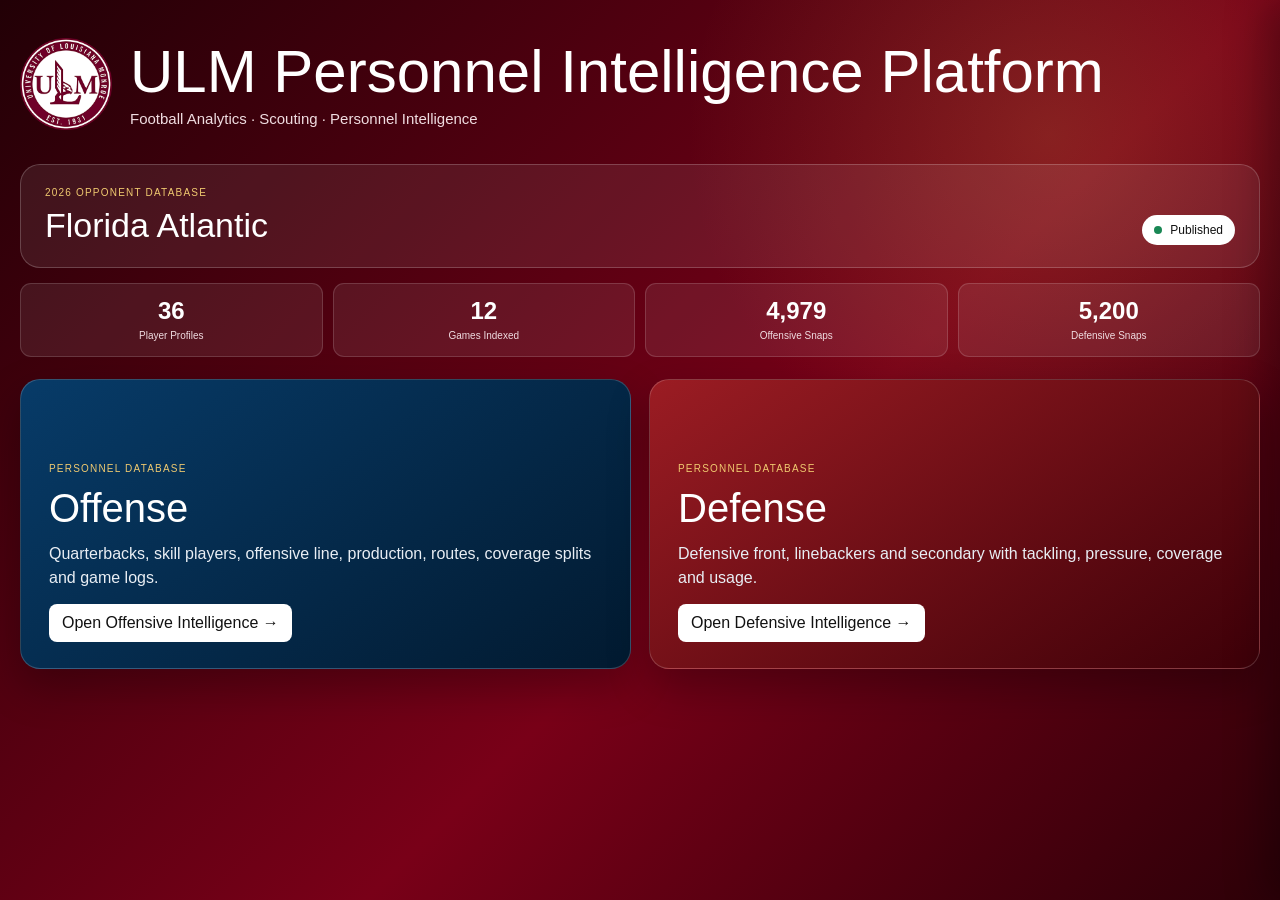
<file: index.html>
<!doctype html><html><head><meta charset="utf-8"><meta name="viewport" content="width=device-width,initial-scale=1"><title>ULM Personnel Intelligence Platform 5.2 Mobile</title><link rel="stylesheet" href="styles.css"></head><body>
<section class="landing" id="landing"><div class="landing-inner"><div class="landing-brand"><img class="landing-logo" src="ulm_logo_official.png"><div><div class="landing-title">ULM Personnel Intelligence Platform</div><div class="landing-sub">Football Analytics · Scouting · Personnel Intelligence</div></div></div><div class="opponent-panel"><div class="overline">2026 Opponent Database</div><div class="opponent-row"><div class="opponent-name">Florida Atlantic</div><div class="status"><span class="status-dot"></span> Published</div></div></div><div class="landing-stats">
      <div class="landing-stat"><strong>36</strong><span>Player Profiles</span></div>
      <div class="landing-stat"><strong>12</strong><span>Games Indexed</span></div>
      <div class="landing-stat"><strong>4,979</strong><span>Offensive Snaps</span></div>
      <div class="landing-stat"><strong>5,200</strong><span>Defensive Snaps</span></div>
    </div><div class="module-grid"><button class="module offense" data-entry="offense"><span class="overline">Personnel Database</span><span class="module-title">Offense</span><span class="module-text">Quarterbacks, skill players, offensive line, production, routes, coverage splits and game logs.</span><span class="module-action">Open Offensive Intelligence →</span></button><button class="module defense" data-entry="defense"><span class="overline">Personnel Database</span><span class="module-title">Defense</span><span class="module-text">Defensive front, linebackers and secondary with tackling, pressure, coverage and usage.</span><span class="module-action">Open Defensive Intelligence →</span></button></div></div></section>
<section class="shell hidden" id="shell"><header class="header"><div class="header-inner"><img class="logo" src="ulm_logo_official.png"><div><div class="brand-title">ULM Personnel Intelligence Platform</div><div class="brand-sub" id="brandSub"></div></div><div class="spacer"></div><button class="mode-btn" id="glossaryBtn">Glossary</button><button class="mode-btn" id="modeBtn"></button></div></header><main class="app"><nav class="nav"><button data-nav="home">Home</button><button data-nav="offense">Offense</button><button data-nav="defense">Defense</button></nav><section class="controls"><input id="search" placeholder="Search players or ask a football question"><select id="team"><option>Florida Atlantic</option></select><select id="group"><option value="">All groups</option></select><select id="sort"><option value="snaps">Sort: snaps</option><option value="overallGrade">Overall grade</option><option value="totalYards">Total yards</option><option value="pressures">Pressures</option></select><button class="ask" id="ask">Ask ULM Analytics</button></section><section class="answer" id="answer"></section><section class="summary" id="summary"></section><div class="section-head"><div><div class="section-title" id="title"></div><div class="section-sub" id="subtitle"></div></div><div class="view-toggle"><button class="active" data-view="cards">Card View</button><button data-view="table">Table View</button></div></div><section class="cards" id="cards"></section><section class="table-wrap" id="tableWrap"></section></main></section>
<div class="shade" id="shade"></div><aside class="drawer" id="drawer"><div class="drawer-bar"><div class="drawer-title" id="drawerTitle"></div><button class="close" id="drawerClose">Close</button></div><div id="drawerBody"></div></aside>
<div class="shade" id="glossaryShade"></div>
<aside class="drawer glossary-drawer" id="glossaryDrawer">
  <div class="drawer-bar">
    <div class="drawer-title">Analytics Glossary</div>
    <button class="close" id="glossaryClose">Close</button>
  </div>
  <div class="glossary-content">
    <input class="glossary-search" id="glossarySearch" placeholder="Search abbreviations or football terms">
    <div class="glossary-list" id="glossaryList"></div>
  </div>
</aside>
<div class="shade" id="compareShade"></div><section class="compare-modal" id="compareModal"><div class="compare-bar"><div class="drawer-title">Compare Players</div><button class="close" id="compareClose">Close</button></div><div class="compare-body" id="compareBody"></div></section>
<script src="data.js"></script><script src="app.js"></script></body></html>
</file>
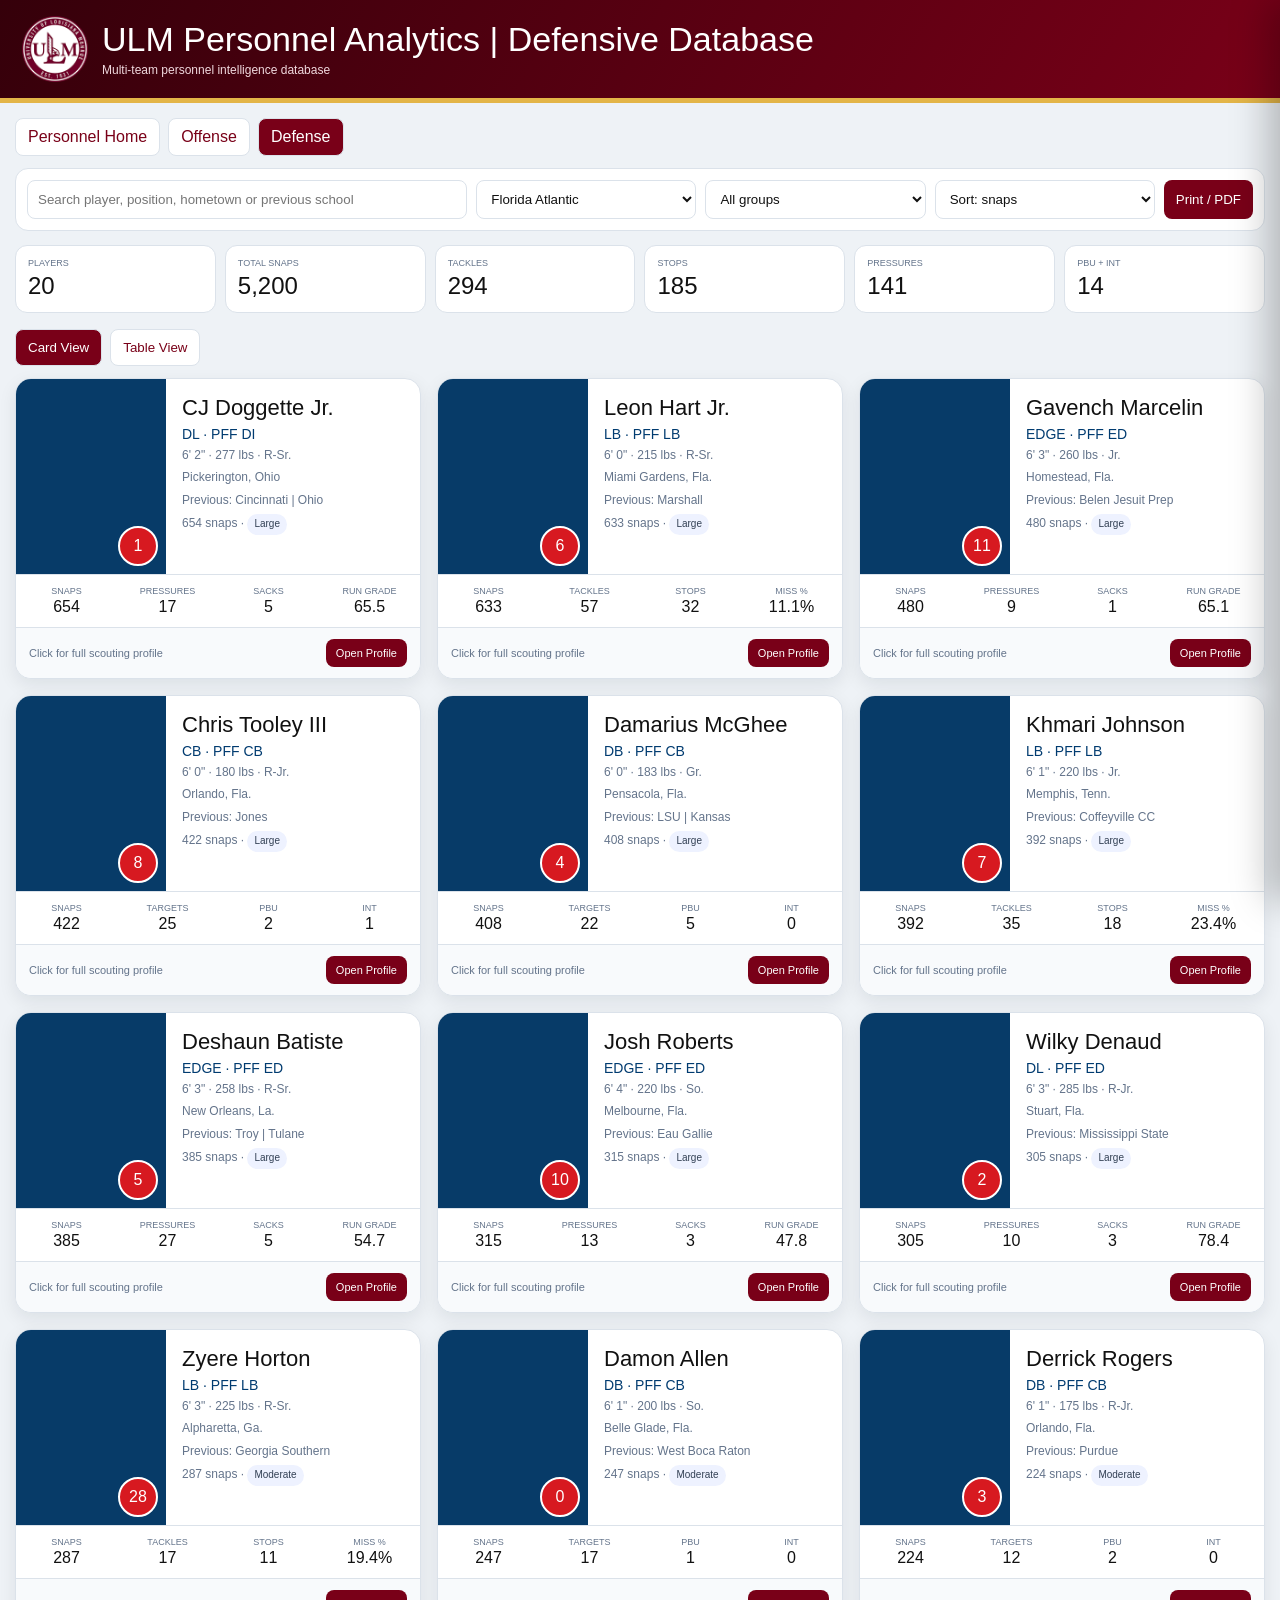
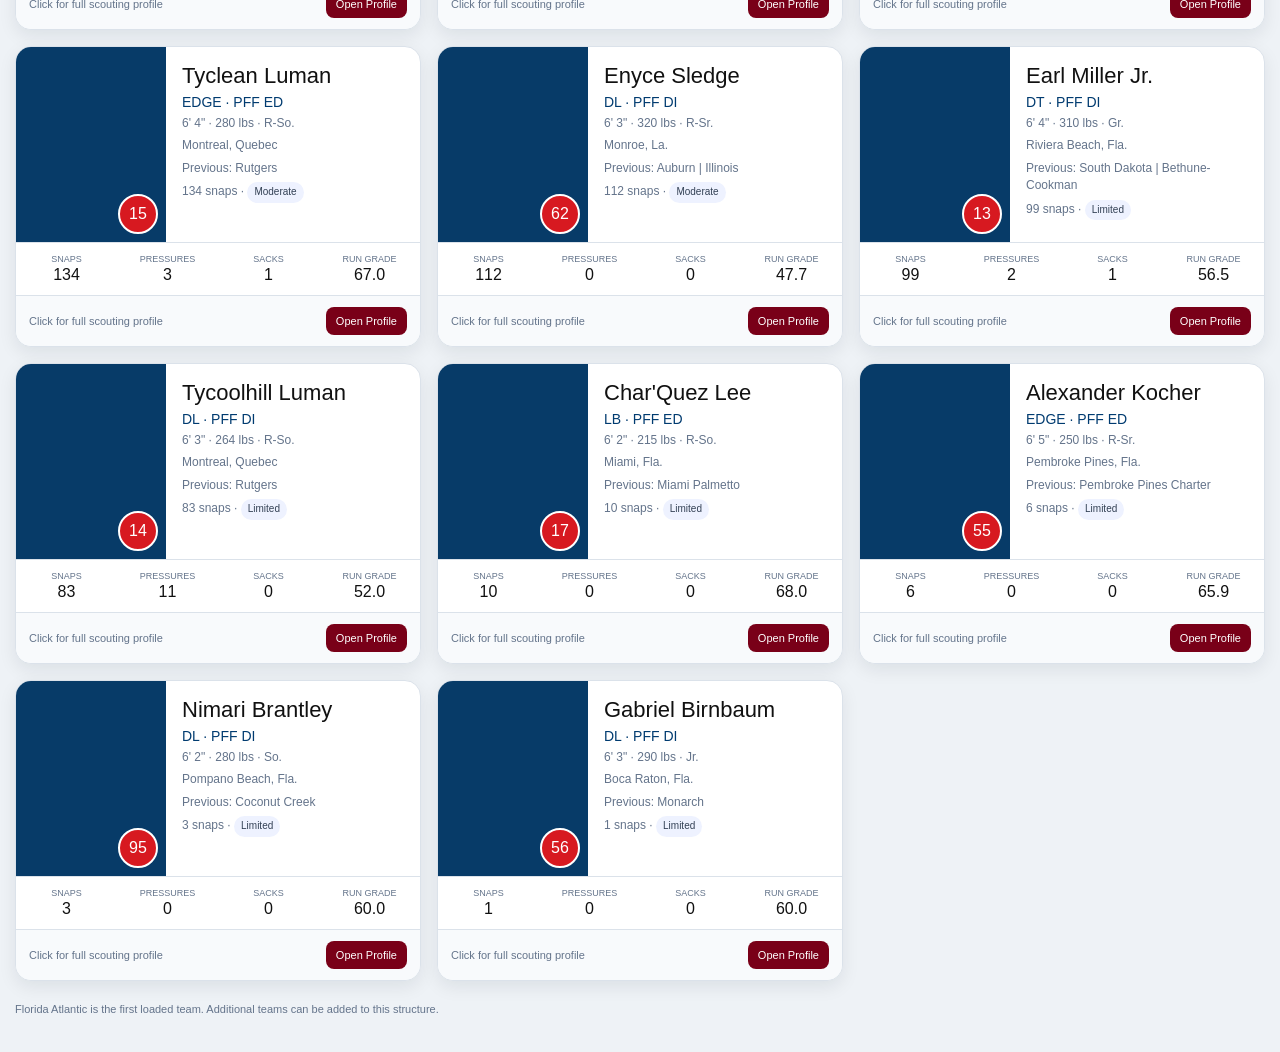
<file: defense.html>
<!doctype html><html><head><meta charset="utf-8"><meta name="viewport" content="width=device-width,initial-scale=1">
<title>ULM Personnel Analytics | Defensive Database</title><style>
:root{--ulm:#790018;--ulmDark:#35000a;--gold:#e3b548;--fau:#003b70;--ink:#111827;--muted:#64748b;--line:#dbe2ea;--bg:#eef2f6}
*{box-sizing:border-box}
body,input,select,button,textarea{font-family:Arial,Helvetica,sans-serif;font-weight:400}
body{margin:0;background:var(--bg);color:var(--ink)}
.header{background:linear-gradient(120deg,var(--ulmDark),var(--ulm));border-bottom:5px solid var(--gold);color:#fff;padding:16px 22px}
.header-inner{max-width:1600px;margin:auto;display:flex;align-items:center;gap:14px}
.logo{width:66px;height:66px;object-fit:contain}
.page-title{font-size:34px;line-height:1.1;color:#fff}
.page-subtitle{font-size:12px;color:#f0d8de;margin-top:5px}
.shell{max-width:1600px;margin:auto;padding:15px}
.nav{display:flex;gap:8px;margin-bottom:12px}
.nav-link{display:block;padding:9px 12px;border:1px solid var(--line);border-radius:8px;background:#fff;color:var(--ulm);text-decoration:none}
.nav-link.active{background:var(--ulm);color:#fff}
.toolbar{display:grid;grid-template-columns:2fr 1fr 1fr 1fr auto;gap:9px;background:#fff;border:1px solid var(--line);border-radius:13px;padding:11px}
input,select{padding:10px;border:1px solid var(--line);border-radius:8px;background:#fff;color:#111}
button{padding:10px 12px;border:0;border-radius:8px;cursor:pointer;color:#111}
.primary{background:var(--ulm);color:#fff}
.summary{display:grid;grid-template-columns:repeat(6,1fr);gap:9px;margin:14px 0}
.metric{background:#fff;border:1px solid var(--line);border-radius:12px;padding:12px}
.metric-label{font-size:9px;text-transform:uppercase;color:var(--muted)}
.metric-value{font-size:24px;color:#111;margin-top:4px}
.view-toggle{display:flex;gap:8px;margin:16px 0 12px}
.view-button{background:#fff;color:var(--ulm);border:1px solid var(--line)}
.view-button.active{background:var(--ulm);color:#fff}
.cards{display:grid;grid-template-columns:repeat(auto-fill,minmax(360px,1fr));gap:16px}
.card{background:#fff;border:1px solid var(--line);border-radius:16px;overflow:hidden;cursor:pointer;box-shadow:0 6px 18px rgba(15,23,42,.08)}
.card:hover{transform:translateY(-2px);box-shadow:0 12px 28px rgba(15,23,42,.14)}
.card-top{display:grid;grid-template-columns:150px 1fr;min-height:195px}
.card-photo{position:relative;background:#073b68;display:grid;place-items:center;color:#fff;overflow:hidden}
.card-photo img{width:100%;height:100%;object-fit:cover}
.initials{font-size:34px;color:#fff}
.jersey{position:absolute;right:8px;bottom:8px;width:40px;height:40px;border-radius:50%;background:#d71920;border:2px solid #fff;color:#fff;display:grid;place-items:center}
.card-info{padding:16px}
.card-name{font-size:22px;color:#111}
.card-pos{font-size:14px;color:#003b70;margin-top:5px}
.card-meta{font-size:12px;color:var(--muted);line-height:1.45;margin-top:5px}
.badge{display:inline-block;padding:3px 7px;border-radius:999px;background:#eef2ff;color:#334155;font-size:10px}
.card-metrics{display:grid;grid-template-columns:repeat(4,1fr);border-top:1px solid var(--line)}
.card-metric{padding:11px 6px;text-align:center;background:#fff}
.card-metric-label{font-size:9px;text-transform:uppercase;color:var(--muted)}
.card-metric-value{font-size:16px;color:#111;margin-top:2px}
.card-footer{display:flex;justify-content:space-between;align-items:center;padding:11px 13px;border-top:1px solid var(--line);background:#f8fafc}
.card-footer-text{font-size:11px;color:var(--muted)}
.open-button{background:var(--ulm);color:#fff;padding:8px 10px;font-size:11px}
.table-wrap{display:none;overflow:auto;background:#fff;border:1px solid var(--line);border-radius:14px}
.table-wrap.active{display:block}
.cards.hidden{display:none}
table{width:100%;border-collapse:collapse;min-width:1200px}
th,td{padding:10px 11px;border-bottom:1px solid #edf0f4;text-align:left;white-space:nowrap}
th{font-size:10px;text-transform:uppercase;color:#475569;background:#f8fafc}
tbody tr{cursor:pointer}
tbody tr:hover{background:#fff8e7}
.table-player-name{color:#111}
.small{font-size:10px;color:var(--muted)}
.drawer-shade{position:fixed;inset:0;background:rgba(0,0,0,.5);display:none;z-index:40}
.drawer-shade.open{display:block}
.drawer{position:fixed;top:0;right:-940px;width:min(940px,96vw);height:100vh;background:#fff;z-index:50;transition:right .22s ease;overflow:auto;box-shadow:-12px 0 35px rgba(0,0,0,.25)}
.drawer.open{right:0}
.drawer-bar{position:sticky;top:0;z-index:5;background:#fff;border-bottom:1px solid var(--line);padding:12px 15px;display:flex;justify-content:space-between;align-items:center}
.drawer-name{font-size:18px;color:#111}
.close-button{background:#e9edf3;color:#111}
.profile-hero{display:grid;grid-template-columns:210px 1fr;min-height:250px}
.profile-photo{position:relative;background:#073b68;display:grid;place-items:center;color:#fff;overflow:hidden}
.profile-photo img{width:100%;height:100%;object-fit:cover}
.profile-info{padding:22px}
.profile-name{font-size:30px;color:#111}
.profile-pos{font-size:16px;color:#003b70;margin-top:5px}
.profile-meta{font-size:13px;color:var(--muted);line-height:1.55;margin-top:7px}
.bio-link{display:inline-block;margin-top:12px;background:#003b70;color:#fff;text-decoration:none;padding:8px 10px;border-radius:7px;font-size:12px}
.tabs{display:flex;overflow:auto;background:#f8fafc;border-top:1px solid var(--line);border-bottom:1px solid var(--line)}
.tab{background:transparent;color:#475569;border-radius:0;border-bottom:3px solid transparent;padding:11px 12px;font-size:11px}
.tab.active{color:var(--ulm);border-bottom-color:var(--ulm)}
.panel{display:none;padding:16px}
.panel.active{display:block}
.stat-grid{display:grid;grid-template-columns:repeat(4,1fr);gap:8px}
.stat{background:#f7f9fb;border:1px solid #e7ebf0;border-radius:9px;padding:9px;text-align:center}
.stat-label{font-size:9px;text-transform:uppercase;color:var(--muted)}
.stat-value{font-size:17px;color:#111;margin-top:2px}
.route-box{background:#fff;border:1px solid #111;border-radius:14px;padding:14px}
.route-title{font-size:18px;color:#111}
.route-subtitle{font-size:11px;color:#444;margin-top:3px}
.route-summary{display:grid;grid-template-columns:repeat(3,1fr);gap:8px;margin:10px 0}
.route-grid{display:grid;grid-template-columns:repeat(5,1fr);gap:10px}
.route-card{background:#fff;border:1px solid #111;border-radius:10px;padding:8px;text-align:center;position:relative}
.route-card svg{width:100%;height:145px;background:#fff}
.route-line{fill:none;stroke:#111;stroke-width:4;stroke-linecap:round;stroke-linejoin:round}
.route-start{fill:#111;stroke:#111;stroke-width:2}
.route-rank{position:absolute;top:5px;left:5px;width:24px;height:24px;border-radius:50%;background:#111;color:#fff;display:grid;place-items:center}
.route-name{font-size:12px;color:#111;margin-top:4px}
.route-share{font-size:10px;color:#444}
.route-note{font-size:10px;color:#666;margin-top:8px}
.notes{width:100%;min-height:160px;border:1px solid var(--line);border-radius:9px;padding:10px}
.saved{font-size:10px;color:#15803d;height:14px;margin-top:3px}
.empty{padding:24px;text-align:center;background:#f8fafc;border:1px dashed #cbd5e1;border-radius:10px;color:var(--muted)}
.footer-note{margin:22px 0;color:var(--muted);font-size:11px}
@media(max-width:900px){
 .toolbar{grid-template-columns:1fr 1fr}
 .toolbar input{grid-column:1/-1}
 .summary{grid-template-columns:repeat(2,1fr)}
 .cards{grid-template-columns:1fr}
 .card-top{grid-template-columns:125px 1fr}
 .profile-hero{grid-template-columns:140px 1fr}
 .route-grid{grid-template-columns:repeat(2,1fr)}
 .stat-grid{grid-template-columns:repeat(2,1fr)}
 .card-metrics{grid-template-columns:repeat(2,1fr)}
}
</style></head><body>
<div class="header"><div class="header-inner"><img class="logo" src="ulm_logo_official.png"><div><div class="page-title">ULM Personnel Analytics | Defensive Database</div><div class="page-subtitle">Multi-team personnel intelligence database</div></div></div></div>
<main class="shell">
<div class="nav"><a class="nav-link" href="index.html">Personnel Home</a><a class="nav-link " href="offense.html">Offense</a><a class="nav-link active" href="defense.html">Defense</a></div>
<div class="toolbar"><input id="search" placeholder="Search player, position, hometown or previous school"><select id="team"><option value="">All Teams</option><option value="Florida Atlantic" selected>Florida Atlantic</option></select><select id="group"><option value="">All groups</option><option value="Defensive Front">Defensive Front</option><option value="Linebacker">Linebacker</option><option value="Secondary">Secondary</option></select><select id="sort"><option value="snaps">Sort: snaps</option><option value="overallGrade">Overall grade</option></select><button class="primary" onclick="window.print()">Print / PDF</button></div>
<div class="summary"><div class="metric"><div class="metric-label">Players</div><div class="metric-value" id="m1"></div></div><div class="metric"><div class="metric-label">Total Snaps</div><div class="metric-value" id="m2"></div></div><div class="metric"><div class="metric-label">Tackles</div><div class="metric-value" id="m3"></div></div><div class="metric"><div class="metric-label">Stops</div><div class="metric-value" id="m4"></div></div><div class="metric"><div class="metric-label">Pressures</div><div class="metric-value" id="m5"></div></div><div class="metric"><div class="metric-label">PBU + INT</div><div class="metric-value" id="m6"></div></div></div>
<div class="view-toggle"><button class="view-button active" id="cardBtn">Card View</button><button class="view-button" id="tableBtn">Table View</button></div>
<div class="cards" id="cards"></div>
<div class="table-wrap" id="tableWrap"><table><thead><tr><th>Player</th><th>Pos</th><th>Snaps</th><th>Grade</th><th>Tackles</th><th>Stops</th><th>Pressures</th><th>Targets</th><th>RTG Allowed</th><th>Sample</th></tr></thead><tbody id="tbody"></tbody></table></div>
<div class="footer-note">Florida Atlantic is the first loaded team. Additional teams can be added to this structure.</div>
</main>
<div class="drawer-shade" id="shade"></div><aside class="drawer" id="drawer"><div class="drawer-bar"><div class="drawer-name" id="drawerName"></div><button class="close-button" onclick="closeDrawer()">Close</button></div><div id="drawerBody"></div></aside>
<script>
const players=[{"id": 164141, "name": "CJ Doggette Jr.", "number": "1", "rosterPos": "DL", "pffPos": "DI", "classYear": "R-Sr.", "height": "6' 2\"", "weight": 277, "hometown": "Pickerington, Ohio", "previous": "Cincinnati | Ohio", "profile": "https://fausports.com/sports/football/roster/cj-doggette-jr/19142", "photo": "https://images.sidearmdev.com/crop?height=480&type=webp&url=https%3A%2F%2Fdxbhsrqyrr690.cloudfront.net%2Fsidearm.nextgen.sites%2Ffausports.com%2Fimages%2F2026%2F4%2F24%2FDoggette_Jr._CJ.jpg&width=320", "snaps": 654, "runSnaps": 311, "rushSnaps": 343, "coverageSnaps": 0, "overallGrade": 64.8, "runGrade": 65.5, "rushGrade": 63.5, "coverageGrade": 52.3, "tackles": 16, "assists": 6, "missed": 3, "sacks": 5, "hits": 1, "hurries": 11, "pressures": 17, "pbu": 0, "ints": 0, "ff": 0, "fr": 0, "tfl": 6, "coverageTargets": 0, "receptions": 0, "completionPct": null, "coverageYards": 0, "coverageTD": 0, "yardsPerReception": null, "firstDownsAllowed": 0, "ratingAllowed": null, "forcedIncompletions": 0, "runStops": 14, "runTackles": 16, "runMissed": 1, "adotTackle": 0.88, "totalStops": 17, "missPct": 10.0, "runMissPct": 4.3, "passMissPct": 28.6, "passStops": 3, "zonePct": null, "manPct": null, "pressPct": null, "manSnaps": 0, "flat": 0, "curlFlat": 0, "hookCurl": 0, "deepQuarter": 0, "deepHalf": 0, "deepThird": 0, "free": 0, "spy": 0, "jam": 0, "contact": 0, "mirror": 0, "redirect": 0, "bail": 0, "pressureRate": 5.0, "yardsPerTarget": null, "sample": "Large", "group": "Defensive Front", "team": "Florida Atlantic", "teamCode": "FAU", "photoCandidates": ["https://images.sidearmdev.com/crop?height=480&type=webp&url=https%3A%2F%2Fdxbhsrqyrr690.cloudfront.net%2Fsidearm.nextgen.sites%2Ffausports.com%2Fimages%2F2026%2F4%2F24%2FDoggette_Jr._CJ.jpg&width=320", "https://images.sidearmdev.com/crop?height=600&type=webp&url=https%3A%2F%2Fdxbhsrqyrr690.cloudfront.net%2Fsidearm.nextgen.sites%2Ffausports.com%2Fimages%2F2026%2F4%2F24%2FJr_CJ.jpg&width=450", "https://images.sidearmdev.com/crop?height=600&type=webp&url=https%3A%2F%2Fdxbhsrqyrr690.cloudfront.net%2Fsidearm.nextgen.sites%2Ffausports.com%2Fimages%2F2026%2F4%2F24%2FCJ_Jr.jpg&width=450", "https://images.sidearmdev.com/crop?height=600&type=webp&url=https%3A%2F%2Fdxbhsrqyrr690.cloudfront.net%2Fsidearm.nextgen.sites%2Ffausports.com%2Fimages%2F2026%2F4%2F24%2FJr_CJ.png&width=450", "https://images.sidearmdev.com/crop?height=600&type=webp&url=https%3A%2F%2Fdxbhsrqyrr690.cloudfront.net%2Fsidearm.nextgen.sites%2Ffausports.com%2Fimages%2F2026%2F4%2F24%2FCJ_Jr.png&width=450"]}, {"id": 156811, "name": "Leon Hart Jr.", "number": "6", "rosterPos": "LB", "pffPos": "LB", "classYear": "R-Sr.", "height": "6' 0\"", "weight": 215, "hometown": "Miami Gardens, Fla.", "previous": "Marshall", "profile": "https://fausports.com/sports/football/roster/leon-hart-jr", "photo": "https://images.sidearmdev.com/crop?height=480&type=webp&url=https%3A%2F%2Fdxbhsrqyrr690.cloudfront.net%2Fsidearm.nextgen.sites%2Ffausports.com%2Fimages%2F2026%2F4%2F24%2FHart_Jr._Leon.jpg&width=320", "snaps": 633, "runSnaps": 318, "rushSnaps": 41, "coverageSnaps": 274, "overallGrade": 53.1, "runGrade": 57.2, "rushGrade": 67.2, "coverageGrade": 44.8, "tackles": 57, "assists": 37, "missed": 12, "sacks": 2, "hits": 0, "hurries": 7, "pressures": 9, "pbu": 1, "ints": 0, "ff": 1, "fr": 0, "tfl": 6, "coverageTargets": 39, "receptions": 28, "completionPct": 71.8, "coverageYards": 297, "coverageTD": 1, "yardsPerReception": 10.6, "firstDownsAllowed": 16, "ratingAllowed": 102.2, "forcedIncompletions": 2, "runStops": 24, "runTackles": 43, "runMissed": 11, "adotTackle": 4.19, "totalStops": 32, "missPct": 11.1, "runMissPct": 13.4, "passMissPct": 3.9, "passStops": 8, "zonePct": 83.2, "manPct": 16.1, "pressPct": 1.8, "manSnaps": 44, "flat": 1, "curlFlat": 39, "hookCurl": 111, "deepQuarter": 0, "deepHalf": 0, "deepThird": 0, "free": 0, "spy": 0, "jam": 1, "contact": 3, "mirror": 1, "redirect": 0, "bail": 0, "pressureRate": 22.0, "yardsPerTarget": 7.6, "sample": "Large", "group": "Linebacker", "team": "Florida Atlantic", "teamCode": "FAU", "photoCandidates": ["https://images.sidearmdev.com/crop?height=480&type=webp&url=https%3A%2F%2Fdxbhsrqyrr690.cloudfront.net%2Fsidearm.nextgen.sites%2Ffausports.com%2Fimages%2F2026%2F4%2F24%2FHart_Jr._Leon.jpg&width=320", "https://images.sidearmdev.com/crop?height=600&type=webp&url=https%3A%2F%2Fdxbhsrqyrr690.cloudfront.net%2Fsidearm.nextgen.sites%2Ffausports.com%2Fimages%2F2026%2F4%2F24%2FJr_Leon.jpg&width=450", "https://images.sidearmdev.com/crop?height=600&type=webp&url=https%3A%2F%2Fdxbhsrqyrr690.cloudfront.net%2Fsidearm.nextgen.sites%2Ffausports.com%2Fimages%2F2026%2F4%2F24%2FLeon_Jr.jpg&width=450", "https://images.sidearmdev.com/crop?height=600&type=webp&url=https%3A%2F%2Fdxbhsrqyrr690.cloudfront.net%2Fsidearm.nextgen.sites%2Ffausports.com%2Fimages%2F2026%2F4%2F24%2FJr_Leon.png&width=450", "https://images.sidearmdev.com/crop?height=600&type=webp&url=https%3A%2F%2Fdxbhsrqyrr690.cloudfront.net%2Fsidearm.nextgen.sites%2Ffausports.com%2Fimages%2F2026%2F4%2F24%2FLeon_Jr.png&width=450"]}, {"id": 183412, "name": "Gavench Marcelin", "number": "11", "rosterPos": "EDGE", "pffPos": "ED", "classYear": "Jr.", "height": "6' 3\"", "weight": 260, "hometown": "Homestead, Fla.", "previous": "Belen Jesuit Prep", "profile": "https://fausports.com/sports/football/roster/gavench-marcelin", "photo": "https://images.sidearmdev.com/crop?height=480&type=webp&url=https%3A%2F%2Fdxbhsrqyrr690.cloudfront.net%2Fsidearm.nextgen.sites%2Ffausports.com%2Fimages%2F2026%2F4%2F24%2FMarcelin_Gavench.jpg&width=320", "snaps": 480, "runSnaps": 277, "rushSnaps": 135, "coverageSnaps": 68, "overallGrade": 62.2, "runGrade": 65.1, "rushGrade": 59.7, "coverageGrade": 55.8, "tackles": 24, "assists": 12, "missed": 4, "sacks": 1, "hits": 2, "hurries": 6, "pressures": 9, "pbu": 0, "ints": 0, "ff": 0, "fr": 1, "tfl": 4, "coverageTargets": 6, "receptions": 5, "completionPct": 83.3, "coverageYards": 50, "coverageTD": 0, "yardsPerReception": 10.0, "firstDownsAllowed": 2, "ratingAllowed": 101.4, "forcedIncompletions": 0, "runStops": 15, "runTackles": 19, "runMissed": 2, "adotTackle": 3.42, "totalStops": 19, "missPct": 9.8, "runMissPct": 6.3, "passMissPct": 22.2, "passStops": 4, "zonePct": 91.2, "manPct": 7.3, "pressPct": 0.0, "manSnaps": 5, "flat": 6, "curlFlat": 33, "hookCurl": 12, "deepQuarter": 0, "deepHalf": 0, "deepThird": 0, "free": 0, "spy": 0, "jam": 0, "contact": 0, "mirror": 0, "redirect": 0, "bail": 0, "pressureRate": 6.7, "yardsPerTarget": 8.3, "sample": "Large", "group": "Defensive Front", "team": "Florida Atlantic", "teamCode": "FAU", "photoCandidates": ["https://images.sidearmdev.com/crop?height=480&type=webp&url=https%3A%2F%2Fdxbhsrqyrr690.cloudfront.net%2Fsidearm.nextgen.sites%2Ffausports.com%2Fimages%2F2026%2F4%2F24%2FMarcelin_Gavench.jpg&width=320", "https://images.sidearmdev.com/crop?height=600&type=webp&url=https%3A%2F%2Fdxbhsrqyrr690.cloudfront.net%2Fsidearm.nextgen.sites%2Ffausports.com%2Fimages%2F2026%2F4%2F24%2FMarcelin_Gavench.jpg&width=450", "https://images.sidearmdev.com/crop?height=600&type=webp&url=https%3A%2F%2Fdxbhsrqyrr690.cloudfront.net%2Fsidearm.nextgen.sites%2Ffausports.com%2Fimages%2F2026%2F4%2F24%2FGavench_Marcelin.jpg&width=450", "https://images.sidearmdev.com/crop?height=600&type=webp&url=https%3A%2F%2Fdxbhsrqyrr690.cloudfront.net%2Fsidearm.nextgen.sites%2Ffausports.com%2Fimages%2F2026%2F4%2F24%2FMarcelin_Gavench.png&width=450", "https://images.sidearmdev.com/crop?height=600&type=webp&url=https%3A%2F%2Fdxbhsrqyrr690.cloudfront.net%2Fsidearm.nextgen.sites%2Ffausports.com%2Fimages%2F2026%2F4%2F24%2FGavench_Marcelin.png&width=450"]}, {"id": 169928, "name": "Chris Tooley III", "number": "8", "rosterPos": "CB", "pffPos": "CB", "classYear": "R-Jr.", "height": "6' 0\"", "weight": 180, "hometown": "Orlando, Fla.", "previous": "Jones", "profile": "https://fausports.com/sports/football/roster/chris-tooley-iii/19218", "photo": "https://images.sidearmdev.com/crop?height=480&type=webp&url=https%3A%2F%2Fdxbhsrqyrr690.cloudfront.net%2Fsidearm.nextgen.sites%2Ffausports.com%2Fimages%2F2026%2F4%2F24%2FTooley_III_Chris.jpg&width=320", "snaps": 422, "runSnaps": 206, "rushSnaps": 12, "coverageSnaps": 204, "overallGrade": 51.2, "runGrade": 61.9, "rushGrade": 48.1, "coverageGrade": 48.2, "tackles": 20, "assists": 7, "missed": 3, "sacks": 0, "hits": 1, "hurries": 3, "pressures": 4, "pbu": 2, "ints": 1, "ff": 0, "fr": 1, "tfl": 0, "coverageTargets": 25, "receptions": 15, "completionPct": 60.0, "coverageYards": 270, "coverageTD": 1, "yardsPerReception": 18.0, "firstDownsAllowed": 12, "ratingAllowed": 93.8, "forcedIncompletions": 3, "runStops": 6, "runTackles": 10, "runMissed": 2, "adotTackle": 4.5, "totalStops": 7, "missPct": 10.0, "runMissPct": 11.8, "passMissPct": 7.7, "passStops": 1, "zonePct": 66.7, "manPct": 32.8, "pressPct": 17.6, "manSnaps": 67, "flat": 13, "curlFlat": 50, "hookCurl": 15, "deepQuarter": 5, "deepHalf": 22, "deepThird": 13, "free": 2, "spy": 0, "jam": 6, "contact": 14, "mirror": 16, "redirect": 0, "bail": 0, "pressureRate": 33.3, "yardsPerTarget": 10.8, "sample": "Large", "group": "Secondary", "team": "Florida Atlantic", "teamCode": "FAU", "photoCandidates": ["https://images.sidearmdev.com/crop?height=480&type=webp&url=https%3A%2F%2Fdxbhsrqyrr690.cloudfront.net%2Fsidearm.nextgen.sites%2Ffausports.com%2Fimages%2F2026%2F4%2F24%2FTooley_III_Chris.jpg&width=320", "https://images.sidearmdev.com/crop?height=600&type=webp&url=https%3A%2F%2Fdxbhsrqyrr690.cloudfront.net%2Fsidearm.nextgen.sites%2Ffausports.com%2Fimages%2F2026%2F4%2F24%2FIII_Chris.jpg&width=450", "https://images.sidearmdev.com/crop?height=600&type=webp&url=https%3A%2F%2Fdxbhsrqyrr690.cloudfront.net%2Fsidearm.nextgen.sites%2Ffausports.com%2Fimages%2F2026%2F4%2F24%2FChris_III.jpg&width=450", "https://images.sidearmdev.com/crop?height=600&type=webp&url=https%3A%2F%2Fdxbhsrqyrr690.cloudfront.net%2Fsidearm.nextgen.sites%2Ffausports.com%2Fimages%2F2026%2F4%2F24%2FIII_Chris.png&width=450", "https://images.sidearmdev.com/crop?height=600&type=webp&url=https%3A%2F%2Fdxbhsrqyrr690.cloudfront.net%2Fsidearm.nextgen.sites%2Ffausports.com%2Fimages%2F2026%2F4%2F24%2FChris_III.png&width=450"]}, {"id": 146778, "name": "Damarius McGhee", "number": "4", "rosterPos": "DB", "pffPos": "CB", "classYear": "Gr.", "height": "6' 0\"", "weight": 183, "hometown": "Pensacola, Fla.", "previous": "LSU | Kansas", "profile": "https://fausports.com/sports/football/roster/damarius-mcghee", "photo": "https://images.sidearmdev.com/crop?height=480&type=webp&url=https%3A%2F%2Fdxbhsrqyrr690.cloudfront.net%2Fsidearm.nextgen.sites%2Ffausports.com%2Fimages%2F2026%2F4%2F24%2FMcGhee_Damarius.jpg&width=320", "snaps": 408, "runSnaps": 209, "rushSnaps": 0, "coverageSnaps": 199, "overallGrade": 68.0, "runGrade": 58.9, "rushGrade": null, "coverageGrade": 69.8, "tackles": 29, "assists": 6, "missed": 9, "sacks": 0, "hits": 0, "hurries": 0, "pressures": 0, "pbu": 5, "ints": 0, "ff": 0, "fr": 1, "tfl": 4, "coverageTargets": 22, "receptions": 9, "completionPct": 40.9, "coverageYards": 60, "coverageTD": 1, "yardsPerReception": 6.7, "firstDownsAllowed": 4, "ratingAllowed": 63.8, "forcedIncompletions": 7, "runStops": 5, "runTackles": 16, "runMissed": 4, "adotTackle": 10.19, "totalStops": 9, "missPct": 20.4, "runMissPct": 16.7, "passMissPct": 25.0, "passStops": 4, "zonePct": 60.8, "manPct": 39.2, "pressPct": 27.6, "manSnaps": 78, "flat": 32, "curlFlat": 0, "hookCurl": 0, "deepQuarter": 28, "deepHalf": 6, "deepThird": 41, "free": 0, "spy": 0, "jam": 32, "contact": 9, "mirror": 14, "redirect": 0, "bail": 0, "pressureRate": null, "yardsPerTarget": 2.7, "sample": "Large", "group": "Secondary", "team": "Florida Atlantic", "teamCode": "FAU", "photoCandidates": ["https://images.sidearmdev.com/crop?height=480&type=webp&url=https%3A%2F%2Fdxbhsrqyrr690.cloudfront.net%2Fsidearm.nextgen.sites%2Ffausports.com%2Fimages%2F2026%2F4%2F24%2FMcGhee_Damarius.jpg&width=320", "https://images.sidearmdev.com/crop?height=600&type=webp&url=https%3A%2F%2Fdxbhsrqyrr690.cloudfront.net%2Fsidearm.nextgen.sites%2Ffausports.com%2Fimages%2F2026%2F4%2F24%2FMcGhee_Damarius.jpg&width=450", "https://images.sidearmdev.com/crop?height=600&type=webp&url=https%3A%2F%2Fdxbhsrqyrr690.cloudfront.net%2Fsidearm.nextgen.sites%2Ffausports.com%2Fimages%2F2026%2F4%2F24%2FDamarius_McGhee.jpg&width=450", "https://images.sidearmdev.com/crop?height=600&type=webp&url=https%3A%2F%2Fdxbhsrqyrr690.cloudfront.net%2Fsidearm.nextgen.sites%2Ffausports.com%2Fimages%2F2026%2F4%2F24%2FMcGhee_Damarius.png&width=450", "https://images.sidearmdev.com/crop?height=600&type=webp&url=https%3A%2F%2Fdxbhsrqyrr690.cloudfront.net%2Fsidearm.nextgen.sites%2Ffausports.com%2Fimages%2F2026%2F4%2F24%2FDamarius_McGhee.png&width=450"]}, {"id": 199657, "name": "Khmari Johnson", "number": "7", "rosterPos": "LB", "pffPos": "LB", "classYear": "Jr.", "height": "6' 1\"", "weight": 220, "hometown": "Memphis, Tenn.", "previous": "Coffeyville CC", "profile": "https://fausports.com/sports/football/roster/khmari-johnson/19057", "photo": "https://images.sidearmdev.com/crop?height=480&type=webp&url=https%3A%2F%2Fdxbhsrqyrr690.cloudfront.net%2Fsidearm.nextgen.sites%2Ffausports.com%2Fimages%2F2026%2F4%2F24%2FJohnson_Khmari.jpg&width=320", "snaps": 392, "runSnaps": 187, "rushSnaps": 46, "coverageSnaps": 159, "overallGrade": 65.1, "runGrade": 66.9, "rushGrade": 85.6, "coverageGrade": 49.6, "tackles": 35, "assists": 13, "missed": 15, "sacks": 1, "hits": 7, "hurries": 10, "pressures": 18, "pbu": 0, "ints": 0, "ff": 0, "fr": 1, "tfl": 6, "coverageTargets": 24, "receptions": 20, "completionPct": 83.3, "coverageYards": 217, "coverageTD": 0, "yardsPerReception": 10.8, "firstDownsAllowed": 7, "ratingAllowed": 104.3, "forcedIncompletions": 0, "runStops": 12, "runTackles": 25, "runMissed": 8, "adotTackle": 4.36, "totalStops": 18, "missPct": 23.4, "runMissPct": 18.2, "passMissPct": 35.0, "passStops": 6, "zonePct": 83.0, "manPct": 16.4, "pressPct": 1.3, "manSnaps": 26, "flat": 1, "curlFlat": 20, "hookCurl": 72, "deepQuarter": 0, "deepHalf": 0, "deepThird": 0, "free": 0, "spy": 0, "jam": 1, "contact": 1, "mirror": 0, "redirect": 0, "bail": 0, "pressureRate": 39.1, "yardsPerTarget": 9.0, "sample": "Large", "group": "Linebacker", "team": "Florida Atlantic", "teamCode": "FAU", "photoCandidates": ["https://images.sidearmdev.com/crop?height=480&type=webp&url=https%3A%2F%2Fdxbhsrqyrr690.cloudfront.net%2Fsidearm.nextgen.sites%2Ffausports.com%2Fimages%2F2026%2F4%2F24%2FJohnson_Khmari.jpg&width=320", "https://images.sidearmdev.com/crop?height=600&type=webp&url=https%3A%2F%2Fdxbhsrqyrr690.cloudfront.net%2Fsidearm.nextgen.sites%2Ffausports.com%2Fimages%2F2026%2F4%2F24%2FJohnson_Khmari.jpg&width=450", "https://images.sidearmdev.com/crop?height=600&type=webp&url=https%3A%2F%2Fdxbhsrqyrr690.cloudfront.net%2Fsidearm.nextgen.sites%2Ffausports.com%2Fimages%2F2026%2F4%2F24%2FKhmari_Johnson.jpg&width=450", "https://images.sidearmdev.com/crop?height=600&type=webp&url=https%3A%2F%2Fdxbhsrqyrr690.cloudfront.net%2Fsidearm.nextgen.sites%2Ffausports.com%2Fimages%2F2026%2F4%2F24%2FJohnson_Khmari.png&width=450", "https://images.sidearmdev.com/crop?height=600&type=webp&url=https%3A%2F%2Fdxbhsrqyrr690.cloudfront.net%2Fsidearm.nextgen.sites%2Ffausports.com%2Fimages%2F2026%2F4%2F24%2FKhmari_Johnson.png&width=450"]}, {"id": 172340, "name": "Deshaun Batiste", "number": "5", "rosterPos": "EDGE", "pffPos": "ED", "classYear": "R-Sr.", "height": "6' 3\"", "weight": 258, "hometown": "New Orleans, La.", "previous": "Troy | Tulane", "profile": "https://fausports.com/sports/football/roster/deshaun-batiste", "photo": "https://images.sidearmdev.com/crop?height=480&type=webp&url=https%3A%2F%2Fdxbhsrqyrr690.cloudfront.net%2Fsidearm.nextgen.sites%2Ffausports.com%2Fimages%2F2026%2F4%2F24%2FBatiste_Deshaun.jpg&width=320", "snaps": 385, "runSnaps": 187, "rushSnaps": 192, "coverageSnaps": 6, "overallGrade": 66.3, "runGrade": 54.7, "rushGrade": 75.5, "coverageGrade": 68.3, "tackles": 16, "assists": 6, "missed": 7, "sacks": 5, "hits": 6, "hurries": 16, "pressures": 27, "pbu": 0, "ints": 0, "ff": 1, "fr": 0, "tfl": 4, "coverageTargets": 2, "receptions": 2, "completionPct": 100.0, "coverageYards": 14, "coverageTD": 0, "yardsPerReception": 7.0, "firstDownsAllowed": 1, "ratingAllowed": 95.8, "forcedIncompletions": 0, "runStops": 8, "runTackles": 11, "runMissed": 6, "adotTackle": 1.73, "totalStops": 15, "missPct": 20.6, "runMissPct": 26.1, "passMissPct": 9.1, "passStops": 7, "zonePct": 100.0, "manPct": 0.0, "pressPct": 0.0, "manSnaps": 0, "flat": 0, "curlFlat": 1, "hookCurl": 3, "deepQuarter": 0, "deepHalf": 0, "deepThird": 0, "free": 0, "spy": 0, "jam": 0, "contact": 0, "mirror": 0, "redirect": 0, "bail": 0, "pressureRate": 14.1, "yardsPerTarget": 7.0, "sample": "Large", "group": "Defensive Front", "team": "Florida Atlantic", "teamCode": "FAU", "photoCandidates": ["https://images.sidearmdev.com/crop?height=480&type=webp&url=https%3A%2F%2Fdxbhsrqyrr690.cloudfront.net%2Fsidearm.nextgen.sites%2Ffausports.com%2Fimages%2F2026%2F4%2F24%2FBatiste_Deshaun.jpg&width=320", "https://images.sidearmdev.com/crop?height=600&type=webp&url=https%3A%2F%2Fdxbhsrqyrr690.cloudfront.net%2Fsidearm.nextgen.sites%2Ffausports.com%2Fimages%2F2026%2F4%2F24%2FBatiste_Deshaun.jpg&width=450", "https://images.sidearmdev.com/crop?height=600&type=webp&url=https%3A%2F%2Fdxbhsrqyrr690.cloudfront.net%2Fsidearm.nextgen.sites%2Ffausports.com%2Fimages%2F2026%2F4%2F24%2FDeshaun_Batiste.jpg&width=450", "https://images.sidearmdev.com/crop?height=600&type=webp&url=https%3A%2F%2Fdxbhsrqyrr690.cloudfront.net%2Fsidearm.nextgen.sites%2Ffausports.com%2Fimages%2F2026%2F4%2F24%2FBatiste_Deshaun.png&width=450", "https://images.sidearmdev.com/crop?height=600&type=webp&url=https%3A%2F%2Fdxbhsrqyrr690.cloudfront.net%2Fsidearm.nextgen.sites%2Ffausports.com%2Fimages%2F2026%2F4%2F24%2FDeshaun_Batiste.png&width=450"]}, {"id": 199661, "name": "Josh Roberts", "number": "10", "rosterPos": "EDGE", "pffPos": "ED", "classYear": "So.", "height": "6' 4\"", "weight": 220, "hometown": "Melbourne, Fla.", "previous": "Eau Gallie", "profile": "https://fausports.com/sports/football/roster/josh-roberts", "photo": "https://images.sidearmdev.com/crop?height=480&type=webp&url=https%3A%2F%2Fdxbhsrqyrr690.cloudfront.net%2Fsidearm.nextgen.sites%2Ffausports.com%2Fimages%2F2026%2F4%2F24%2FRoberts_Josh.jpg&width=320", "snaps": 315, "runSnaps": 134, "rushSnaps": 131, "coverageSnaps": 50, "overallGrade": 60.6, "runGrade": 47.8, "rushGrade": 61.3, "coverageGrade": 78.4, "tackles": 13, "assists": 7, "missed": 5, "sacks": 3, "hits": 2, "hurries": 8, "pressures": 13, "pbu": 1, "ints": 1, "ff": 1, "fr": 0, "tfl": 2, "coverageTargets": 6, "receptions": 4, "completionPct": 66.7, "coverageYards": 36, "coverageTD": 0, "yardsPerReception": 9.0, "firstDownsAllowed": 1, "ratingAllowed": 43.1, "forcedIncompletions": 1, "runStops": 7, "runTackles": 7, "runMissed": 1, "adotTackle": 3.14, "totalStops": 13, "missPct": 17.9, "runMissPct": 9.1, "passMissPct": 23.5, "passStops": 6, "zonePct": 96.0, "manPct": 2.0, "pressPct": 2.0, "manSnaps": 1, "flat": 6, "curlFlat": 24, "hookCurl": 13, "deepQuarter": 0, "deepHalf": 0, "deepThird": 0, "free": 0, "spy": 0, "jam": 0, "contact": 0, "mirror": 1, "redirect": 0, "bail": 0, "pressureRate": 9.9, "yardsPerTarget": 6.0, "sample": "Large", "group": "Defensive Front", "team": "Florida Atlantic", "teamCode": "FAU", "photoCandidates": ["https://images.sidearmdev.com/crop?height=480&type=webp&url=https%3A%2F%2Fdxbhsrqyrr690.cloudfront.net%2Fsidearm.nextgen.sites%2Ffausports.com%2Fimages%2F2026%2F4%2F24%2FRoberts_Josh.jpg&width=320", "https://images.sidearmdev.com/crop?height=600&type=webp&url=https%3A%2F%2Fdxbhsrqyrr690.cloudfront.net%2Fsidearm.nextgen.sites%2Ffausports.com%2Fimages%2F2026%2F4%2F24%2FRoberts_Josh.jpg&width=450", "https://images.sidearmdev.com/crop?height=600&type=webp&url=https%3A%2F%2Fdxbhsrqyrr690.cloudfront.net%2Fsidearm.nextgen.sites%2Ffausports.com%2Fimages%2F2026%2F4%2F24%2FJosh_Roberts.jpg&width=450", "https://images.sidearmdev.com/crop?height=600&type=webp&url=https%3A%2F%2Fdxbhsrqyrr690.cloudfront.net%2Fsidearm.nextgen.sites%2Ffausports.com%2Fimages%2F2026%2F4%2F24%2FRoberts_Josh.png&width=450", "https://images.sidearmdev.com/crop?height=600&type=webp&url=https%3A%2F%2Fdxbhsrqyrr690.cloudfront.net%2Fsidearm.nextgen.sites%2Ffausports.com%2Fimages%2F2026%2F4%2F24%2FJosh_Roberts.png&width=450"]}, {"id": 172445, "name": "Wilky Denaud", "number": "2", "rosterPos": "DL", "pffPos": "ED", "classYear": "R-Jr.", "height": "6' 3\"", "weight": 285, "hometown": "Stuart, Fla.", "previous": "Mississippi State", "profile": "https://fausports.com/sports/football/roster/wilky-denaud", "photo": "https://images.sidearmdev.com/crop?height=480&type=webp&url=https%3A%2F%2Fdxbhsrqyrr690.cloudfront.net%2Fsidearm.nextgen.sites%2Ffausports.com%2Fimages%2F2026%2F4%2F24%2FDenaud_Wilky.jpg&width=320", "snaps": 305, "runSnaps": 163, "rushSnaps": 142, "coverageSnaps": 0, "overallGrade": 75.0, "runGrade": 78.4, "rushGrade": 62.4, "coverageGrade": 63.7, "tackles": 20, "assists": 6, "missed": 5, "sacks": 3, "hits": 1, "hurries": 6, "pressures": 10, "pbu": 0, "ints": 0, "ff": 1, "fr": 0, "tfl": 5, "coverageTargets": 0, "receptions": 0, "completionPct": null, "coverageYards": 0, "coverageTD": 0, "yardsPerReception": null, "firstDownsAllowed": 0, "ratingAllowed": null, "forcedIncompletions": 0, "runStops": 10, "runTackles": 17, "runMissed": 3, "adotTackle": 3.41, "totalStops": 15, "missPct": 14.7, "runMissPct": 12.0, "passMissPct": 22.2, "passStops": 5, "zonePct": null, "manPct": null, "pressPct": null, "manSnaps": 0, "flat": 0, "curlFlat": 0, "hookCurl": 0, "deepQuarter": 0, "deepHalf": 0, "deepThird": 0, "free": 0, "spy": 0, "jam": 0, "contact": 0, "mirror": 0, "redirect": 0, "bail": 0, "pressureRate": 7.0, "yardsPerTarget": null, "sample": "Large", "group": "Defensive Front", "team": "Florida Atlantic", "teamCode": "FAU", "photoCandidates": ["https://images.sidearmdev.com/crop?height=480&type=webp&url=https%3A%2F%2Fdxbhsrqyrr690.cloudfront.net%2Fsidearm.nextgen.sites%2Ffausports.com%2Fimages%2F2026%2F4%2F24%2FDenaud_Wilky.jpg&width=320", "https://images.sidearmdev.com/crop?height=600&type=webp&url=https%3A%2F%2Fdxbhsrqyrr690.cloudfront.net%2Fsidearm.nextgen.sites%2Ffausports.com%2Fimages%2F2026%2F4%2F24%2FDenaud_Wilky.jpg&width=450", "https://images.sidearmdev.com/crop?height=600&type=webp&url=https%3A%2F%2Fdxbhsrqyrr690.cloudfront.net%2Fsidearm.nextgen.sites%2Ffausports.com%2Fimages%2F2026%2F4%2F24%2FWilky_Denaud.jpg&width=450", "https://images.sidearmdev.com/crop?height=600&type=webp&url=https%3A%2F%2Fdxbhsrqyrr690.cloudfront.net%2Fsidearm.nextgen.sites%2Ffausports.com%2Fimages%2F2026%2F4%2F24%2FDenaud_Wilky.png&width=450", "https://images.sidearmdev.com/crop?height=600&type=webp&url=https%3A%2F%2Fdxbhsrqyrr690.cloudfront.net%2Fsidearm.nextgen.sites%2Ffausports.com%2Fimages%2F2026%2F4%2F24%2FWilky_Denaud.png&width=450"]}, {"id": 158351, "name": "Zyere Horton", "number": "28", "rosterPos": "LB", "pffPos": "LB", "classYear": "R-Sr.", "height": "6' 3\"", "weight": 225, "hometown": "Alpharetta, Ga.", "previous": "Georgia Southern", "profile": "https://fausports.com/sports/football/roster/zyere-horton", "photo": "https://images.sidearmdev.com/crop?height=480&type=webp&url=https%3A%2F%2Fdxbhsrqyrr690.cloudfront.net%2Fsidearm.nextgen.sites%2Ffausports.com%2Fimages%2F2026%2F4%2F24%2FHorton_Zyere.jpg&width=320", "snaps": 287, "runSnaps": 150, "rushSnaps": 39, "coverageSnaps": 98, "overallGrade": 57.5, "runGrade": 60.6, "rushGrade": 54.2, "coverageGrade": 56.1, "tackles": 17, "assists": 12, "missed": 7, "sacks": 0, "hits": 4, "hurries": 4, "pressures": 8, "pbu": 0, "ints": 0, "ff": 0, "fr": 0, "tfl": 6, "coverageTargets": 14, "receptions": 13, "completionPct": 92.9, "coverageYards": 131, "coverageTD": 2, "yardsPerReception": 10.1, "firstDownsAllowed": 5, "ratingAllowed": 145.2, "forcedIncompletions": 0, "runStops": 8, "runTackles": 11, "runMissed": 4, "adotTackle": 2.0, "totalStops": 11, "missPct": 19.4, "runMissPct": 18.2, "passMissPct": 21.4, "passStops": 3, "zonePct": 73.5, "manPct": 26.5, "pressPct": 4.1, "manSnaps": 26, "flat": 0, "curlFlat": 19, "hookCurl": 32, "deepQuarter": 0, "deepHalf": 0, "deepThird": 0, "free": 0, "spy": 0, "jam": 3, "contact": 1, "mirror": 0, "redirect": 0, "bail": 0, "pressureRate": 20.5, "yardsPerTarget": 9.4, "sample": "Moderate", "group": "Linebacker", "team": "Florida Atlantic", "teamCode": "FAU", "photoCandidates": ["https://images.sidearmdev.com/crop?height=480&type=webp&url=https%3A%2F%2Fdxbhsrqyrr690.cloudfront.net%2Fsidearm.nextgen.sites%2Ffausports.com%2Fimages%2F2026%2F4%2F24%2FHorton_Zyere.jpg&width=320", "https://images.sidearmdev.com/crop?height=600&type=webp&url=https%3A%2F%2Fdxbhsrqyrr690.cloudfront.net%2Fsidearm.nextgen.sites%2Ffausports.com%2Fimages%2F2026%2F4%2F24%2FHorton_Zyere.jpg&width=450", "https://images.sidearmdev.com/crop?height=600&type=webp&url=https%3A%2F%2Fdxbhsrqyrr690.cloudfront.net%2Fsidearm.nextgen.sites%2Ffausports.com%2Fimages%2F2026%2F4%2F24%2FZyere_Horton.jpg&width=450", "https://images.sidearmdev.com/crop?height=600&type=webp&url=https%3A%2F%2Fdxbhsrqyrr690.cloudfront.net%2Fsidearm.nextgen.sites%2Ffausports.com%2Fimages%2F2026%2F4%2F24%2FHorton_Zyere.png&width=450", "https://images.sidearmdev.com/crop?height=600&type=webp&url=https%3A%2F%2Fdxbhsrqyrr690.cloudfront.net%2Fsidearm.nextgen.sites%2Ffausports.com%2Fimages%2F2026%2F4%2F24%2FZyere_Horton.png&width=450"]}, {"id": 199672, "name": "Damon Allen", "number": "0", "rosterPos": "DB", "pffPos": "CB", "classYear": "So.", "height": "6' 1\"", "weight": 200, "hometown": "Belle Glade, Fla.", "previous": "West Boca Raton", "profile": "https://fausports.com/sports/football/roster/damon-allen/19011", "photo": "https://images.sidearmdev.com/crop?height=480&type=webp&url=https%3A%2F%2Fdxbhsrqyrr690.cloudfront.net%2Fsidearm.nextgen.sites%2Ffausports.com%2Fimages%2F2026%2F4%2F24%2FAllen_Damon.jpg&width=320", "snaps": 247, "runSnaps": 118, "rushSnaps": 18, "coverageSnaps": 111, "overallGrade": 58.9, "runGrade": 66.0, "rushGrade": 68.2, "coverageGrade": 52.5, "tackles": 20, "assists": 2, "missed": 6, "sacks": 2, "hits": 3, "hurries": 5, "pressures": 10, "pbu": 1, "ints": 0, "ff": 0, "fr": 0, "tfl": 1, "coverageTargets": 17, "receptions": 13, "completionPct": 76.5, "coverageYards": 200, "coverageTD": 1, "yardsPerReception": 15.4, "firstDownsAllowed": 8, "ratingAllowed": 134.4, "forcedIncompletions": 1, "runStops": 6, "runTackles": 9, "runMissed": 2, "adotTackle": 5.78, "totalStops": 13, "missPct": 20.0, "runMissPct": 16.7, "passMissPct": 22.2, "passStops": 7, "zonePct": 72.1, "manPct": 27.0, "pressPct": 14.4, "manSnaps": 30, "flat": 6, "curlFlat": 47, "hookCurl": 6, "deepQuarter": 0, "deepHalf": 11, "deepThird": 1, "free": 1, "spy": 0, "jam": 9, "contact": 2, "mirror": 5, "redirect": 0, "bail": 0, "pressureRate": 55.6, "yardsPerTarget": 11.8, "sample": "Moderate", "group": "Secondary", "team": "Florida Atlantic", "teamCode": "FAU", "photoCandidates": ["https://images.sidearmdev.com/crop?height=480&type=webp&url=https%3A%2F%2Fdxbhsrqyrr690.cloudfront.net%2Fsidearm.nextgen.sites%2Ffausports.com%2Fimages%2F2026%2F4%2F24%2FAllen_Damon.jpg&width=320", "https://images.sidearmdev.com/crop?height=600&type=webp&url=https%3A%2F%2Fdxbhsrqyrr690.cloudfront.net%2Fsidearm.nextgen.sites%2Ffausports.com%2Fimages%2F2026%2F4%2F24%2FAllen_Damon.jpg&width=450", "https://images.sidearmdev.com/crop?height=600&type=webp&url=https%3A%2F%2Fdxbhsrqyrr690.cloudfront.net%2Fsidearm.nextgen.sites%2Ffausports.com%2Fimages%2F2026%2F4%2F24%2FDamon_Allen.jpg&width=450", "https://images.sidearmdev.com/crop?height=600&type=webp&url=https%3A%2F%2Fdxbhsrqyrr690.cloudfront.net%2Fsidearm.nextgen.sites%2Ffausports.com%2Fimages%2F2026%2F4%2F24%2FAllen_Damon.png&width=450", "https://images.sidearmdev.com/crop?height=600&type=webp&url=https%3A%2F%2Fdxbhsrqyrr690.cloudfront.net%2Fsidearm.nextgen.sites%2Ffausports.com%2Fimages%2F2026%2F4%2F24%2FDamon_Allen.png&width=450"]}, {"id": 174967, "name": "Derrick Rogers", "number": "3", "rosterPos": "DB", "pffPos": "CB", "classYear": "R-Jr.", "height": "6' 1\"", "weight": 175, "hometown": "Orlando, Fla.", "previous": "Purdue", "profile": "https://fausports.com/sports/football/roster/derrick-rogers", "photo": "https://images.sidearmdev.com/crop?height=480&type=webp&url=https%3A%2F%2Fdxbhsrqyrr690.cloudfront.net%2Fsidearm.nextgen.sites%2Ffausports.com%2Fimages%2F2026%2F4%2F24%2FRogers_Derrick.jpg&width=320", "snaps": 224, "runSnaps": 126, "rushSnaps": 0, "coverageSnaps": 98, "overallGrade": 59.2, "runGrade": 77.1, "rushGrade": null, "coverageGrade": 55.5, "tackles": 12, "assists": 3, "missed": 2, "sacks": 0, "hits": 0, "hurries": 0, "pressures": 0, "pbu": 2, "ints": 0, "ff": 1, "fr": 0, "tfl": 2, "coverageTargets": 12, "receptions": 8, "completionPct": 66.7, "coverageYards": 161, "coverageTD": 1, "yardsPerReception": 20.1, "firstDownsAllowed": 6, "ratingAllowed": 137.5, "forcedIncompletions": 2, "runStops": 2, "runTackles": 6, "runMissed": 0, "adotTackle": 13.33, "totalStops": 2, "missPct": 11.8, "runMissPct": 0.0, "passMissPct": 20.0, "passStops": 0, "zonePct": 50.0, "manPct": 50.0, "pressPct": 30.6, "manSnaps": 49, "flat": 17, "curlFlat": 0, "hookCurl": 0, "deepQuarter": 6, "deepHalf": 0, "deepThird": 21, "free": 0, "spy": 0, "jam": 20, "contact": 4, "mirror": 6, "redirect": 0, "bail": 0, "pressureRate": null, "yardsPerTarget": 13.4, "sample": "Moderate", "group": "Secondary", "team": "Florida Atlantic", "teamCode": "FAU", "photoCandidates": ["https://images.sidearmdev.com/crop?height=480&type=webp&url=https%3A%2F%2Fdxbhsrqyrr690.cloudfront.net%2Fsidearm.nextgen.sites%2Ffausports.com%2Fimages%2F2026%2F4%2F24%2FRogers_Derrick.jpg&width=320", "https://images.sidearmdev.com/crop?height=600&type=webp&url=https%3A%2F%2Fdxbhsrqyrr690.cloudfront.net%2Fsidearm.nextgen.sites%2Ffausports.com%2Fimages%2F2026%2F4%2F24%2FRogers_Derrick.jpg&width=450", "https://images.sidearmdev.com/crop?height=600&type=webp&url=https%3A%2F%2Fdxbhsrqyrr690.cloudfront.net%2Fsidearm.nextgen.sites%2Ffausports.com%2Fimages%2F2026%2F4%2F24%2FDerrick_Rogers.jpg&width=450", "https://images.sidearmdev.com/crop?height=600&type=webp&url=https%3A%2F%2Fdxbhsrqyrr690.cloudfront.net%2Fsidearm.nextgen.sites%2Ffausports.com%2Fimages%2F2026%2F4%2F24%2FRogers_Derrick.png&width=450", "https://images.sidearmdev.com/crop?height=600&type=webp&url=https%3A%2F%2Fdxbhsrqyrr690.cloudfront.net%2Fsidearm.nextgen.sites%2Ffausports.com%2Fimages%2F2026%2F4%2F24%2FDerrick_Rogers.png&width=450"]}, {"id": 190482, "name": "Tyclean Luman", "number": "15", "rosterPos": "EDGE", "pffPos": "ED", "classYear": "R-So.", "height": "6' 4\"", "weight": 280, "hometown": "Montreal, Quebec", "previous": "Rutgers", "profile": "https://fausports.com/sports/football/roster/tyclean-luman", "photo": "https://images.sidearmdev.com/crop?height=480&type=webp&url=https%3A%2F%2Fdxbhsrqyrr690.cloudfront.net%2Fsidearm.nextgen.sites%2Ffausports.com%2Fimages%2F2026%2F4%2F24%2FLuman_Tyclean.jpg&width=320", "snaps": 134, "runSnaps": 73, "rushSnaps": 61, "coverageSnaps": 0, "overallGrade": 68.2, "runGrade": 67.0, "rushGrade": 65.0, "coverageGrade": null, "tackles": 4, "assists": 4, "missed": 0, "sacks": 1, "hits": 0, "hurries": 2, "pressures": 3, "pbu": 0, "ints": 0, "ff": 0, "fr": 0, "tfl": 1, "coverageTargets": 0, "receptions": 0, "completionPct": null, "coverageYards": 0, "coverageTD": 0, "yardsPerReception": null, "firstDownsAllowed": 0, "ratingAllowed": null, "forcedIncompletions": 0, "runStops": 4, "runTackles": 4, "runMissed": 0, "adotTackle": 0.5, "totalStops": 5, "missPct": 0.0, "runMissPct": 0.0, "passMissPct": 0.0, "passStops": 1, "zonePct": null, "manPct": null, "pressPct": null, "manSnaps": 0, "flat": 0, "curlFlat": 0, "hookCurl": 0, "deepQuarter": 0, "deepHalf": 0, "deepThird": 0, "free": 0, "spy": 0, "jam": 0, "contact": 0, "mirror": 0, "redirect": 0, "bail": 0, "pressureRate": 4.9, "yardsPerTarget": null, "sample": "Moderate", "group": "Defensive Front", "team": "Florida Atlantic", "teamCode": "FAU", "photoCandidates": ["https://images.sidearmdev.com/crop?height=480&type=webp&url=https%3A%2F%2Fdxbhsrqyrr690.cloudfront.net%2Fsidearm.nextgen.sites%2Ffausports.com%2Fimages%2F2026%2F4%2F24%2FLuman_Tyclean.jpg&width=320", "https://images.sidearmdev.com/crop?height=600&type=webp&url=https%3A%2F%2Fdxbhsrqyrr690.cloudfront.net%2Fsidearm.nextgen.sites%2Ffausports.com%2Fimages%2F2026%2F4%2F24%2FLuman_Tyclean.jpg&width=450", "https://images.sidearmdev.com/crop?height=600&type=webp&url=https%3A%2F%2Fdxbhsrqyrr690.cloudfront.net%2Fsidearm.nextgen.sites%2Ffausports.com%2Fimages%2F2026%2F4%2F24%2FTyclean_Luman.jpg&width=450", "https://images.sidearmdev.com/crop?height=600&type=webp&url=https%3A%2F%2Fdxbhsrqyrr690.cloudfront.net%2Fsidearm.nextgen.sites%2Ffausports.com%2Fimages%2F2026%2F4%2F24%2FLuman_Tyclean.png&width=450", "https://images.sidearmdev.com/crop?height=600&type=webp&url=https%3A%2F%2Fdxbhsrqyrr690.cloudfront.net%2Fsidearm.nextgen.sites%2Ffausports.com%2Fimages%2F2026%2F4%2F24%2FTyclean_Luman.png&width=450"]}, {"id": 157044, "name": "Enyce Sledge", "number": "62", "rosterPos": "DL", "pffPos": "DI", "classYear": "R-Sr.", "height": "6' 3\"", "weight": 320, "hometown": "Monroe, La.", "previous": "Auburn | Illinois", "profile": "https://fausports.com/sports/football/roster/enyce-sledge", "photo": "https://images.sidearmdev.com/crop?height=480&type=webp&url=https%3A%2F%2Fdxbhsrqyrr690.cloudfront.net%2Fsidearm.nextgen.sites%2Ffausports.com%2Fimages%2F2026%2F4%2F24%2FSledge_Enyce.jpg&width=320", "snaps": 112, "runSnaps": 68, "rushSnaps": 44, "coverageSnaps": 0, "overallGrade": 47.2, "runGrade": 47.7, "rushGrade": 55.9, "coverageGrade": null, "tackles": 2, "assists": 2, "missed": 0, "sacks": 0, "hits": 0, "hurries": 0, "pressures": 0, "pbu": 0, "ints": 0, "ff": 0, "fr": 0, "tfl": 0, "coverageTargets": 0, "receptions": 0, "completionPct": null, "coverageYards": 0, "coverageTD": 0, "yardsPerReception": null, "firstDownsAllowed": 0, "ratingAllowed": null, "forcedIncompletions": 0, "runStops": 2, "runTackles": 2, "runMissed": 0, "adotTackle": 3.5, "totalStops": 2, "missPct": 0.0, "runMissPct": 0.0, "passMissPct": 0.0, "passStops": 0, "zonePct": null, "manPct": null, "pressPct": null, "manSnaps": 0, "flat": 0, "curlFlat": 0, "hookCurl": 0, "deepQuarter": 0, "deepHalf": 0, "deepThird": 0, "free": 0, "spy": 0, "jam": 0, "contact": 0, "mirror": 0, "redirect": 0, "bail": 0, "pressureRate": 0.0, "yardsPerTarget": null, "sample": "Moderate", "group": "Defensive Front", "team": "Florida Atlantic", "teamCode": "FAU", "photoCandidates": ["https://images.sidearmdev.com/crop?height=480&type=webp&url=https%3A%2F%2Fdxbhsrqyrr690.cloudfront.net%2Fsidearm.nextgen.sites%2Ffausports.com%2Fimages%2F2026%2F4%2F24%2FSledge_Enyce.jpg&width=320", "https://images.sidearmdev.com/crop?height=600&type=webp&url=https%3A%2F%2Fdxbhsrqyrr690.cloudfront.net%2Fsidearm.nextgen.sites%2Ffausports.com%2Fimages%2F2026%2F4%2F24%2FSledge_Enyce.jpg&width=450", "https://images.sidearmdev.com/crop?height=600&type=webp&url=https%3A%2F%2Fdxbhsrqyrr690.cloudfront.net%2Fsidearm.nextgen.sites%2Ffausports.com%2Fimages%2F2026%2F4%2F24%2FEnyce_Sledge.jpg&width=450", "https://images.sidearmdev.com/crop?height=600&type=webp&url=https%3A%2F%2Fdxbhsrqyrr690.cloudfront.net%2Fsidearm.nextgen.sites%2Ffausports.com%2Fimages%2F2026%2F4%2F24%2FSledge_Enyce.png&width=450", "https://images.sidearmdev.com/crop?height=600&type=webp&url=https%3A%2F%2Fdxbhsrqyrr690.cloudfront.net%2Fsidearm.nextgen.sites%2Ffausports.com%2Fimages%2F2026%2F4%2F24%2FEnyce_Sledge.png&width=450"]}, {"id": 148219, "name": "Earl Miller Jr.", "number": "13", "rosterPos": "DT", "pffPos": "DI", "classYear": "Gr.", "height": "6' 4\"", "weight": 310, "hometown": "Riviera Beach, Fla.", "previous": "South Dakota | Bethune-Cookman", "profile": "https://fausports.com/sports/football/roster/earl-miller-jr", "photo": "https://images.sidearmdev.com/crop?height=480&type=webp&url=https%3A%2F%2Fdxbhsrqyrr690.cloudfront.net%2Fsidearm.nextgen.sites%2Ffausports.com%2Fimages%2F2026%2F4%2F24%2FMiller_Jr._Earl.jpg&width=320", "snaps": 99, "runSnaps": 58, "rushSnaps": 41, "coverageSnaps": 0, "overallGrade": 62.2, "runGrade": 56.5, "rushGrade": 65.6, "coverageGrade": 61.7, "tackles": 5, "assists": 2, "missed": 0, "sacks": 1, "hits": 1, "hurries": 0, "pressures": 2, "pbu": 0, "ints": 0, "ff": 0, "fr": 0, "tfl": 1, "coverageTargets": 0, "receptions": 0, "completionPct": null, "coverageYards": 0, "coverageTD": 0, "yardsPerReception": null, "firstDownsAllowed": 0, "ratingAllowed": null, "forcedIncompletions": 0, "runStops": 3, "runTackles": 5, "runMissed": 0, "adotTackle": 2.6, "totalStops": 4, "missPct": 0.0, "runMissPct": 0.0, "passMissPct": 0.0, "passStops": 1, "zonePct": null, "manPct": null, "pressPct": null, "manSnaps": 0, "flat": 0, "curlFlat": 0, "hookCurl": 0, "deepQuarter": 0, "deepHalf": 0, "deepThird": 0, "free": 0, "spy": 0, "jam": 0, "contact": 0, "mirror": 0, "redirect": 0, "bail": 0, "pressureRate": 4.9, "yardsPerTarget": null, "sample": "Limited", "group": "Defensive Front", "team": "Florida Atlantic", "teamCode": "FAU", "photoCandidates": ["https://images.sidearmdev.com/crop?height=480&type=webp&url=https%3A%2F%2Fdxbhsrqyrr690.cloudfront.net%2Fsidearm.nextgen.sites%2Ffausports.com%2Fimages%2F2026%2F4%2F24%2FMiller_Jr._Earl.jpg&width=320", "https://images.sidearmdev.com/crop?height=600&type=webp&url=https%3A%2F%2Fdxbhsrqyrr690.cloudfront.net%2Fsidearm.nextgen.sites%2Ffausports.com%2Fimages%2F2026%2F4%2F24%2FJr_Earl.jpg&width=450", "https://images.sidearmdev.com/crop?height=600&type=webp&url=https%3A%2F%2Fdxbhsrqyrr690.cloudfront.net%2Fsidearm.nextgen.sites%2Ffausports.com%2Fimages%2F2026%2F4%2F24%2FEarl_Jr.jpg&width=450", "https://images.sidearmdev.com/crop?height=600&type=webp&url=https%3A%2F%2Fdxbhsrqyrr690.cloudfront.net%2Fsidearm.nextgen.sites%2Ffausports.com%2Fimages%2F2026%2F4%2F24%2FJr_Earl.png&width=450", "https://images.sidearmdev.com/crop?height=600&type=webp&url=https%3A%2F%2Fdxbhsrqyrr690.cloudfront.net%2Fsidearm.nextgen.sites%2Ffausports.com%2Fimages%2F2026%2F4%2F24%2FEarl_Jr.png&width=450"]}, {"id": 190483, "name": "Tycoolhill Luman", "number": "14", "rosterPos": "DL", "pffPos": "DI", "classYear": "R-So.", "height": "6' 3\"", "weight": 264, "hometown": "Montreal, Quebec", "previous": "Rutgers", "profile": "https://fausports.com/sports/football/roster/tycoolhill-luman", "photo": "https://images.sidearmdev.com/crop?height=480&type=webp&url=https%3A%2F%2Fdxbhsrqyrr690.cloudfront.net%2Fsidearm.nextgen.sites%2Ffausports.com%2Fimages%2F2026%2F4%2F24%2FLuman_Tycoolhill.jpg&width=320", "snaps": 83, "runSnaps": 28, "rushSnaps": 55, "coverageSnaps": 0, "overallGrade": 65.7, "runGrade": 52.0, "rushGrade": 81.7, "coverageGrade": null, "tackles": 2, "assists": 1, "missed": 3, "sacks": 0, "hits": 2, "hurries": 9, "pressures": 11, "pbu": 0, "ints": 0, "ff": 0, "fr": 0, "tfl": 1, "coverageTargets": 0, "receptions": 0, "completionPct": null, "coverageYards": 0, "coverageTD": 0, "yardsPerReception": null, "firstDownsAllowed": 0, "ratingAllowed": null, "forcedIncompletions": 0, "runStops": 1, "runTackles": 2, "runMissed": 2, "adotTackle": 1.0, "totalStops": 1, "missPct": 50.0, "runMissPct": 40.0, "passMissPct": 100.0, "passStops": 0, "zonePct": null, "manPct": null, "pressPct": null, "manSnaps": 0, "flat": 0, "curlFlat": 0, "hookCurl": 0, "deepQuarter": 0, "deepHalf": 0, "deepThird": 0, "free": 0, "spy": 0, "jam": 0, "contact": 0, "mirror": 0, "redirect": 0, "bail": 0, "pressureRate": 20.0, "yardsPerTarget": null, "sample": "Limited", "group": "Defensive Front", "team": "Florida Atlantic", "teamCode": "FAU", "photoCandidates": ["https://images.sidearmdev.com/crop?height=480&type=webp&url=https%3A%2F%2Fdxbhsrqyrr690.cloudfront.net%2Fsidearm.nextgen.sites%2Ffausports.com%2Fimages%2F2026%2F4%2F24%2FLuman_Tycoolhill.jpg&width=320", "https://images.sidearmdev.com/crop?height=600&type=webp&url=https%3A%2F%2Fdxbhsrqyrr690.cloudfront.net%2Fsidearm.nextgen.sites%2Ffausports.com%2Fimages%2F2026%2F4%2F24%2FLuman_Tycoolhill.jpg&width=450", "https://images.sidearmdev.com/crop?height=600&type=webp&url=https%3A%2F%2Fdxbhsrqyrr690.cloudfront.net%2Fsidearm.nextgen.sites%2Ffausports.com%2Fimages%2F2026%2F4%2F24%2FTycoolhill_Luman.jpg&width=450", "https://images.sidearmdev.com/crop?height=600&type=webp&url=https%3A%2F%2Fdxbhsrqyrr690.cloudfront.net%2Fsidearm.nextgen.sites%2Ffausports.com%2Fimages%2F2026%2F4%2F24%2FLuman_Tycoolhill.png&width=450", "https://images.sidearmdev.com/crop?height=600&type=webp&url=https%3A%2F%2Fdxbhsrqyrr690.cloudfront.net%2Fsidearm.nextgen.sites%2Ffausports.com%2Fimages%2F2026%2F4%2F24%2FTycoolhill_Luman.png&width=450"]}, {"id": 183411, "name": "Char'Quez Lee", "number": "17", "rosterPos": "LB", "pffPos": "ED", "classYear": "R-So.", "height": "6' 2\"", "weight": 215, "hometown": "Miami, Fla.", "previous": "Miami Palmetto", "profile": "https://fausports.com/sports/football/roster/char-quez-lee", "photo": "https://images.sidearmdev.com/crop?height=480&type=webp&url=https%3A%2F%2Fdxbhsrqyrr690.cloudfront.net%2Fsidearm.nextgen.sites%2Ffausports.com%2Fimages%2F2026%2F4%2F24%2FLee_CharQuez.jpg&width=320", "snaps": 10, "runSnaps": 8, "rushSnaps": 1, "coverageSnaps": 1, "overallGrade": 69.7, "runGrade": 68.0, "rushGrade": 60.0, "coverageGrade": 60.0, "tackles": 1, "assists": 0, "missed": 0, "sacks": 0, "hits": 0, "hurries": 0, "pressures": 0, "pbu": 0, "ints": 0, "ff": 0, "fr": 0, "tfl": 1, "coverageTargets": 0, "receptions": 0, "completionPct": 0.0, "coverageYards": 0, "coverageTD": 0, "yardsPerReception": 0.0, "firstDownsAllowed": 0, "ratingAllowed": 0.0, "forcedIncompletions": 0, "runStops": 1, "runTackles": 1, "runMissed": 0, "adotTackle": -1.0, "totalStops": 1, "missPct": 0.0, "runMissPct": 0.0, "passMissPct": 0.0, "passStops": 0, "zonePct": 100.0, "manPct": 0.0, "pressPct": 0.0, "manSnaps": 0, "flat": 0, "curlFlat": 1, "hookCurl": 0, "deepQuarter": 0, "deepHalf": 0, "deepThird": 0, "free": 0, "spy": 0, "jam": 0, "contact": 0, "mirror": 0, "redirect": 0, "bail": 0, "pressureRate": 0.0, "yardsPerTarget": null, "sample": "Limited", "group": "Defensive Front", "team": "Florida Atlantic", "teamCode": "FAU", "photoCandidates": ["https://images.sidearmdev.com/crop?height=480&type=webp&url=https%3A%2F%2Fdxbhsrqyrr690.cloudfront.net%2Fsidearm.nextgen.sites%2Ffausports.com%2Fimages%2F2026%2F4%2F24%2FLee_CharQuez.jpg&width=320", "https://images.sidearmdev.com/crop?height=600&type=webp&url=https%3A%2F%2Fdxbhsrqyrr690.cloudfront.net%2Fsidearm.nextgen.sites%2Ffausports.com%2Fimages%2F2026%2F4%2F24%2FLee_CharQuez.jpg&width=450", "https://images.sidearmdev.com/crop?height=600&type=webp&url=https%3A%2F%2Fdxbhsrqyrr690.cloudfront.net%2Fsidearm.nextgen.sites%2Ffausports.com%2Fimages%2F2026%2F4%2F24%2FCharQuez_Lee.jpg&width=450", "https://images.sidearmdev.com/crop?height=600&type=webp&url=https%3A%2F%2Fdxbhsrqyrr690.cloudfront.net%2Fsidearm.nextgen.sites%2Ffausports.com%2Fimages%2F2026%2F4%2F24%2FLee_CharQuez.png&width=450", "https://images.sidearmdev.com/crop?height=600&type=webp&url=https%3A%2F%2Fdxbhsrqyrr690.cloudfront.net%2Fsidearm.nextgen.sites%2Ffausports.com%2Fimages%2F2026%2F4%2F24%2FCharQuez_Lee.png&width=450"]}, {"id": 162934, "name": "Alexander Kocher", "number": "55", "rosterPos": "EDGE", "pffPos": "ED", "classYear": "R-Sr.", "height": "6' 5\"", "weight": 250, "hometown": "Pembroke Pines, Fla.", "previous": "Pembroke Pines Charter", "profile": "https://fausports.com/sports/football/roster/alexander-kocher", "photo": "https://images.sidearmdev.com/crop?height=480&type=webp&url=https%3A%2F%2Fdxbhsrqyrr690.cloudfront.net%2Fsidearm.nextgen.sites%2Ffausports.com%2Fimages%2F2026%2F4%2F24%2FKocher_Alexander.jpg&width=320", "snaps": 6, "runSnaps": 5, "rushSnaps": 1, "coverageSnaps": 0, "overallGrade": 69.3, "runGrade": 65.9, "rushGrade": 60.0, "coverageGrade": null, "tackles": 1, "assists": 0, "missed": 0, "sacks": 0, "hits": 0, "hurries": 0, "pressures": 0, "pbu": 0, "ints": 0, "ff": 0, "fr": 0, "tfl": 0, "coverageTargets": 0, "receptions": 0, "completionPct": null, "coverageYards": 0, "coverageTD": 0, "yardsPerReception": null, "firstDownsAllowed": 0, "ratingAllowed": null, "forcedIncompletions": 0, "runStops": 1, "runTackles": 1, "runMissed": 0, "adotTackle": 1.0, "totalStops": 1, "missPct": 0.0, "runMissPct": 0.0, "passMissPct": 0.0, "passStops": 0, "zonePct": null, "manPct": null, "pressPct": null, "manSnaps": 0, "flat": 0, "curlFlat": 0, "hookCurl": 0, "deepQuarter": 0, "deepHalf": 0, "deepThird": 0, "free": 0, "spy": 0, "jam": 0, "contact": 0, "mirror": 0, "redirect": 0, "bail": 0, "pressureRate": 0.0, "yardsPerTarget": null, "sample": "Limited", "group": "Defensive Front", "team": "Florida Atlantic", "teamCode": "FAU", "photoCandidates": ["https://images.sidearmdev.com/crop?height=480&type=webp&url=https%3A%2F%2Fdxbhsrqyrr690.cloudfront.net%2Fsidearm.nextgen.sites%2Ffausports.com%2Fimages%2F2026%2F4%2F24%2FKocher_Alexander.jpg&width=320", "https://images.sidearmdev.com/crop?height=600&type=webp&url=https%3A%2F%2Fdxbhsrqyrr690.cloudfront.net%2Fsidearm.nextgen.sites%2Ffausports.com%2Fimages%2F2026%2F4%2F24%2FKocher_Alexander.jpg&width=450", "https://images.sidearmdev.com/crop?height=600&type=webp&url=https%3A%2F%2Fdxbhsrqyrr690.cloudfront.net%2Fsidearm.nextgen.sites%2Ffausports.com%2Fimages%2F2026%2F4%2F24%2FAlexander_Kocher.jpg&width=450", "https://images.sidearmdev.com/crop?height=600&type=webp&url=https%3A%2F%2Fdxbhsrqyrr690.cloudfront.net%2Fsidearm.nextgen.sites%2Ffausports.com%2Fimages%2F2026%2F4%2F24%2FKocher_Alexander.png&width=450", "https://images.sidearmdev.com/crop?height=600&type=webp&url=https%3A%2F%2Fdxbhsrqyrr690.cloudfront.net%2Fsidearm.nextgen.sites%2Ffausports.com%2Fimages%2F2026%2F4%2F24%2FAlexander_Kocher.png&width=450"]}, {"id": 199662, "name": "Nimari Brantley", "number": "95", "rosterPos": "DL", "pffPos": "DI", "classYear": "So.", "height": "6' 2\"", "weight": 280, "hometown": "Pompano Beach, Fla.", "previous": "Coconut Creek", "profile": "https://fausports.com/sports/football/roster/nimari-brantley", "photo": "https://images.sidearmdev.com/crop?height=480&type=webp&url=https%3A%2F%2Fdxbhsrqyrr690.cloudfront.net%2Fsidearm.nextgen.sites%2Ffausports.com%2Fimages%2F2026%2F4%2F24%2FBrantley_Nimari.jpg&width=320", "snaps": 3, "runSnaps": 2, "rushSnaps": 1, "coverageSnaps": 0, "overallGrade": 61.3, "runGrade": 60.0, "rushGrade": 60.0, "coverageGrade": null, "tackles": 0, "assists": 0, "missed": 0, "sacks": 0, "hits": 0, "hurries": 0, "pressures": 0, "pbu": 0, "ints": 0, "ff": 0, "fr": 0, "tfl": 0, "coverageTargets": 0, "receptions": 0, "completionPct": null, "coverageYards": 0, "coverageTD": 0, "yardsPerReception": null, "firstDownsAllowed": 0, "ratingAllowed": null, "forcedIncompletions": 0, "runStops": 0, "runTackles": 0, "runMissed": 0, "adotTackle": 0.0, "totalStops": 0, "missPct": null, "runMissPct": null, "passMissPct": null, "passStops": 0, "zonePct": null, "manPct": null, "pressPct": null, "manSnaps": 0, "flat": 0, "curlFlat": 0, "hookCurl": 0, "deepQuarter": 0, "deepHalf": 0, "deepThird": 0, "free": 0, "spy": 0, "jam": 0, "contact": 0, "mirror": 0, "redirect": 0, "bail": 0, "pressureRate": 0.0, "yardsPerTarget": null, "sample": "Limited", "group": "Defensive Front", "team": "Florida Atlantic", "teamCode": "FAU", "photoCandidates": ["https://images.sidearmdev.com/crop?height=480&type=webp&url=https%3A%2F%2Fdxbhsrqyrr690.cloudfront.net%2Fsidearm.nextgen.sites%2Ffausports.com%2Fimages%2F2026%2F4%2F24%2FBrantley_Nimari.jpg&width=320", "https://images.sidearmdev.com/crop?height=600&type=webp&url=https%3A%2F%2Fdxbhsrqyrr690.cloudfront.net%2Fsidearm.nextgen.sites%2Ffausports.com%2Fimages%2F2026%2F4%2F24%2FBrantley_Nimari.jpg&width=450", "https://images.sidearmdev.com/crop?height=600&type=webp&url=https%3A%2F%2Fdxbhsrqyrr690.cloudfront.net%2Fsidearm.nextgen.sites%2Ffausports.com%2Fimages%2F2026%2F4%2F24%2FNimari_Brantley.jpg&width=450", "https://images.sidearmdev.com/crop?height=600&type=webp&url=https%3A%2F%2Fdxbhsrqyrr690.cloudfront.net%2Fsidearm.nextgen.sites%2Ffausports.com%2Fimages%2F2026%2F4%2F24%2FBrantley_Nimari.png&width=450", "https://images.sidearmdev.com/crop?height=600&type=webp&url=https%3A%2F%2Fdxbhsrqyrr690.cloudfront.net%2Fsidearm.nextgen.sites%2Ffausports.com%2Fimages%2F2026%2F4%2F24%2FNimari_Brantley.png&width=450"]}, {"id": 183399, "name": "Gabriel Birnbaum", "number": "56", "rosterPos": "DL", "pffPos": "DI", "classYear": "Jr.", "height": "6' 3\"", "weight": 290, "hometown": "Boca Raton, Fla.", "previous": "Monarch", "profile": "https://fausports.com/sports/football/roster/gabriel-birnbaum", "photo": "https://images.sidearmdev.com/crop?height=480&type=webp&url=https%3A%2F%2Fdxbhsrqyrr690.cloudfront.net%2Fsidearm.nextgen.sites%2Ffausports.com%2Fimages%2F2026%2F4%2F24%2FBirnbaum_Gabriel.jpg&width=320", "snaps": 1, "runSnaps": 1, "rushSnaps": 0, "coverageSnaps": 0, "overallGrade": 60.6, "runGrade": 60.0, "rushGrade": null, "coverageGrade": null, "tackles": 0, "assists": 0, "missed": 0, "sacks": 0, "hits": 0, "hurries": 0, "pressures": 0, "pbu": 0, "ints": 0, "ff": 0, "fr": 0, "tfl": 0, "coverageTargets": 0, "receptions": 0, "completionPct": null, "coverageYards": 0, "coverageTD": 0, "yardsPerReception": null, "firstDownsAllowed": 0, "ratingAllowed": null, "forcedIncompletions": 0, "runStops": 0, "runTackles": 0, "runMissed": 0, "adotTackle": 0.0, "totalStops": 0, "missPct": null, "runMissPct": null, "passMissPct": null, "passStops": 0, "zonePct": null, "manPct": null, "pressPct": null, "manSnaps": 0, "flat": 0, "curlFlat": 0, "hookCurl": 0, "deepQuarter": 0, "deepHalf": 0, "deepThird": 0, "free": 0, "spy": 0, "jam": 0, "contact": 0, "mirror": 0, "redirect": 0, "bail": 0, "pressureRate": null, "yardsPerTarget": null, "sample": "Limited", "group": "Defensive Front", "team": "Florida Atlantic", "teamCode": "FAU", "photoCandidates": ["https://images.sidearmdev.com/crop?height=480&type=webp&url=https%3A%2F%2Fdxbhsrqyrr690.cloudfront.net%2Fsidearm.nextgen.sites%2Ffausports.com%2Fimages%2F2026%2F4%2F24%2FBirnbaum_Gabriel.jpg&width=320", "https://images.sidearmdev.com/crop?height=600&type=webp&url=https%3A%2F%2Fdxbhsrqyrr690.cloudfront.net%2Fsidearm.nextgen.sites%2Ffausports.com%2Fimages%2F2026%2F4%2F24%2FBirnbaum_Gabriel.jpg&width=450", "https://images.sidearmdev.com/crop?height=600&type=webp&url=https%3A%2F%2Fdxbhsrqyrr690.cloudfront.net%2Fsidearm.nextgen.sites%2Ffausports.com%2Fimages%2F2026%2F4%2F24%2FGabriel_Birnbaum.jpg&width=450", "https://images.sidearmdev.com/crop?height=600&type=webp&url=https%3A%2F%2Fdxbhsrqyrr690.cloudfront.net%2Fsidearm.nextgen.sites%2Ffausports.com%2Fimages%2F2026%2F4%2F24%2FBirnbaum_Gabriel.png&width=450", "https://images.sidearmdev.com/crop?height=600&type=webp&url=https%3A%2F%2Fdxbhsrqyrr690.cloudfront.net%2Fsidearm.nextgen.sites%2Ffausports.com%2Fimages%2F2026%2F4%2F24%2FGabriel_Birnbaum.png&width=450"]}];
let view=[...players];
const $=s=>document.querySelector(s),fmt=v=>v==null?"—":Number(v).toFixed(1),esc=s=>String(s??"").replace(/[&<>"']/g,c=>({"&":"&amp;","<":"&lt;",">":"&gt;",'"':"&quot;","'":"&#39;"}[c])),ini=n=>n.split(" ").map(x=>x[0]).slice(0,2).join("");

const routePaths={
"Backfield":"M50 102 L50 72 L28 52","Slide":"M50 102 L50 76 Q44 60 25 54","Screen":"M50 102 L50 82 Q55 70 76 72",
"Flat":"M50 102 L50 72 L18 72","Slant":"M50 102 L50 76 L82 50","In":"M50 102 L50 48 L82 48",
"Basic":"M50 102 L50 50 L78 50","Dig":"M50 102 L50 38 L84 38","Speed Out":"M50 102 L50 58 Q60 54 84 54",
"Out":"M50 102 L50 50 L16 50","Deep Out":"M50 102 L50 30 L16 30","Comeback":"M50 102 L50 26 Q50 18 42 34",
"Hitch":"M50 102 L50 46 Q50 35 42 46","Curl":"M50 102 L50 34 Q50 22 38 38","Sit":"M50 102 L50 55",
"Drag":"M50 102 L50 80 Q52 66 85 66","Crosser":"M50 102 L50 78 Q62 58 88 46","Over":"M50 102 L50 62 Q58 42 88 42",
"Corner":"M50 102 L50 52 L82 22","Post":"M50 102 L50 52 L72 22","Go":"M50 102 L50 14",
"Double Move":"M50 102 L50 68 L64 56 L50 46 L72 16","Jet":"M50 102 Q34 88 18 84","Ghost":"M50 102 Q66 88 82 84",
"Wheel":"M50 102 Q22 82 24 54 Q26 26 50 14","Block & Go":"M50 102 L50 82 L40 76 L50 70 L50 14"
};
function routeSVG(name){
 const path=routePaths[name]||"M50 102 L50 60 L76 30";
 return `<svg viewBox="0 0 100 115"><line x1="10" y1="106" x2="90" y2="106" stroke="#999" stroke-width="2"/><circle class="route-start" cx="50" cy="102" r="5"/><path class="route-line" d="${path}"/></svg>`;
}

function stat(label,value){return `<div class="stat"><div class="stat-label">${label}</div><div class="stat-value">${value}</div></div>`}
function cardMetric(label,value){return `<div class="card-metric"><div class="card-metric-label">${label}</div><div class="card-metric-value">${value}</div></div>`}
function photo(p,cls){const src=(p.photoCandidates&&p.photoCandidates[0])||p.photo||"";return `<div class="${cls}"><img src="${src}" alt="${esc(p.name)}" onerror="this.remove();this.parentElement.insertAdjacentHTML('afterbegin','<div class=initials>${ini(p.name)}</div>')"><div class="jersey">${p.number}</div></div>`}
function summary(){
 $("#m1").textContent=view.length;$("#m2").textContent=view.reduce((a,p)=>a+(p.snaps||0),0).toLocaleString();
 $('#m3').textContent=view.reduce((a,p)=>a+(p.tackles||0),0);$('#m4').textContent=view.reduce((a,p)=>a+(p.totalStops||0),0);$('#m5').textContent=view.reduce((a,p)=>a+(p.pressures||0),0);$('#m6').textContent=view.reduce((a,p)=>a+(p.pbu||0)+(p.ints||0),0);
}
function cardMetrics(p){
 if(false){
  if(p.rosterPos==="QB")return cardMetric("Snaps",p.snaps||0)+cardMetric("Pass Yds",p.passYards||0)+cardMetric("Pass TD",p.passTD||0)+cardMetric("INT",p.ints||0);
  if(p.rosterPos==="OL")return cardMetric("Snaps",p.snaps||0)+cardMetric("PBLK",fmt(p.passBlockGrade))+cardMetric("RBLK",fmt(p.runBlockGrade))+cardMetric("Press Allowed",p.pressuresAllowed||0);
  if(p.rosterPos==="RB")return cardMetric("Touches",p.touches||0)+cardMetric("Rush Yds",p.rushYards||0)+cardMetric("Rec Yds",p.recYards||0)+cardMetric("TD",(p.rushTD||0)+(p.recTD||0));
  return cardMetric("Snaps",p.snaps||0)+cardMetric("Targets",p.targets||0)+cardMetric("Receptions",p.receptions||0)+cardMetric("Rec Yds",p.recYards||0);
 }
 if(p.pffPos==="CB"||p.pffPos==="S")return cardMetric("Snaps",p.snaps||0)+cardMetric("Targets",p.coverageTargets||0)+cardMetric("PBU",p.pbu||0)+cardMetric("INT",p.ints||0);
 if(p.pffPos==="LB")return cardMetric("Snaps",p.snaps||0)+cardMetric("Tackles",p.tackles||0)+cardMetric("Stops",p.totalStops||0)+cardMetric("Miss %",p.missPct==null?"—":p.missPct+"%");
 return cardMetric("Snaps",p.snaps||0)+cardMetric("Pressures",p.pressures||0)+cardMetric("Sacks",p.sacks||0)+cardMetric("Run Grade",fmt(p.runGrade));
}
function renderCards(){
 const w=$("#cards");w.innerHTML="";
 view.forEach(p=>{const c=document.createElement("article");c.className="card";c.onclick=()=>openPlayer(p.id);c.innerHTML=`<div class="card-top">${photo(p,"card-photo")}<div class="card-info"><div class="card-name">${esc(p.name)}</div><div class="card-pos">${esc(p.rosterPos||p.pffPos)} · PFF ${esc(p.pffPos||"")}</div><div class="card-meta">${esc(p.height||"")} · ${p.weight||""} lbs · ${esc(p.classYear||"")}</div><div class="card-meta">${esc(p.hometown||"")}</div><div class="card-meta">${p.previous?"Previous: "+esc(p.previous):""}</div><div class="card-meta">${p.snaps||0} snaps · <span class="badge">${p.sample||"—"}</span></div></div></div><div class="card-metrics">${cardMetrics(p)}</div><div class="card-footer"><div class="card-footer-text">Click for full scouting profile</div><button class="open-button">Open Profile</button></div>`;w.appendChild(c)})
}
function renderTable(){
 const b=$("#tbody");b.innerHTML="";
 view.forEach(p=>{const tr=document.createElement("tr");tr.onclick=()=>openPlayer(p.id);tr.innerHTML=`<td><div class="table-player-name">${esc(p.name)}</div><div class="small">#${p.number}</div></td><td>${esc(p.rosterPos||p.pffPos)}</td><td>${p.snaps||0}</td><td>${fmt(p.overallGrade)}</td><td>${p.tackles||0}</td><td>${p.totalStops||0}</td><td>${p.pressures||0}</td><td>${p.coverageTargets||0}</td><td>${fmt(p.ratingAllowed)}</td><td><span class="badge">${p.sample||"—"}</span></td>`;b.appendChild(tr)})
}
function routePanel(p){
 if(!p.routeTree||!p.routes)return `<div class="empty">No route-tree sample is available for this player.</div>`;
 const entries=Object.entries(p.routeTree).filter(([n,c])=>c>0).sort((a,b)=>b[1]-a[1]).slice(0,5);
 const targetRate=p.routes?((p.targets||0)/p.routes*100):null;
 return `<div class="route-box"><div class="route-title">Top 5 Routes Run</div><div class="route-subtitle">Exact route counts and share from the uploaded PFF route export.</div><div class="route-summary">${stat("Total Routes",p.routes)}${stat("Total Targets",p.targets||0)}${stat("Overall Target Rate",targetRate==null?"—":targetRate.toFixed(1)+"%")}</div><div class="route-grid">${entries.map(([name,count],i)=>`<div class="route-card"><div class="route-rank">${i+1}</div>${routeSVG(name)}<div class="route-name">${name}</div><div class="route-share">${count} routes · ${(count/p.routes*100).toFixed(1)}%</div></div>`).join("")}</div><div class="route-note">Exact route-specific target percentages require a targeted-route export. This version does not estimate them.</div></div>`;
}
function tab(id,label,active){return `<button class="tab ${active?"active":""}" data-tab="${id}">${label}</button>`}
function panel(id,content,active){return `<div class="panel ${active?"active":""}" id="${id}">${content}</div>`}
function openPlayer(id){
 const p=players.find(x=>x.id===id);if(!p)return;$("#drawerName").textContent=p.name;
 let tabs="",panels="";
 if(false){
  const skill=["WR","RB","HB","TE"].includes(p.rosterPos)||["WR","HB","TE"].includes(p.pffPos);
  const overview=`<div class="stat-grid">${stat("Off Snaps",p.snaps||0)}${stat("Overall Grade",fmt(p.overallGrade))}${stat("Touches",p.touches||0)}${stat("Total Yards",p.totalYards||0)}${stat("Pass Grade",fmt(p.passGrade))}${stat("Rush Grade",fmt(p.rushGrade))}${stat("Rec Grade",fmt(p.recGrade))}${stat("Sample",p.sample||"—")}</div>`;
  const passing=`<div class="stat-grid">${stat("Dropbacks",p.dropbacks||0)}${stat("Attempts",p.passAtt||0)}${stat("Completions",p.completions||0)}${stat("Comp %",p.compPct==null?"—":p.compPct+"%")}${stat("Pass Yards",p.passYards||0)}${stat("YPA",fmt(p.passYPA))}${stat("Pass TD",p.passTD||0)}${stat("INT",p.ints||0)}${stat("Sacks",p.sacks||0)}${stat("Avg TTT",fmt(p.avgTTT))}${stat("BTT",p.btt||0)}${stat("TWP",p.twp||0)}</div>`;
  const receiving=`<div class="stat-grid">${stat("Targets",p.targets||0)}${stat("Receptions",p.receptions||0)}${stat("Rec Yards",p.recYards||0)}${stat("YPR",fmt(p.ypr))}${stat("Rec TD",p.recTD||0)}${stat("Drops",p.drops||0)}${stat("YAC",p.yac||0)}${stat("YAC / Rec",fmt(p.yacPerRec))}${stat("YPRR",fmt(p.yprr))}${stat("ADOT",fmt(p.adot))}${stat("RZ Targets",p.rzTargets||0)}${stat("Deep Targets",p.deepTargets||0)}</div>`;
  const rushing=`<div class="stat-grid">${stat("Attempts",p.rushAtt||0)}${stat("Rush Yards",p.rushYards||0)}${stat("YPC",fmt(p.ypc))}${stat("Rush TD",p.rushTD||0)}${stat("Rush 1D",p.rush1D||0)}${stat("Forced Missed",p.mtfRun||0)}${stat("YBC / Att",fmt(p.ybcAtt))}${stat("YCO / Att",fmt(p.ycoAtt))}</div>`;
  const blocking=`<div class="stat-grid">${stat("PBLK Snaps",p.pbSnaps||0)}${stat("PBLK Grade",fmt(p.passBlockGrade))}${stat("RBLK Grade",fmt(p.runBlockGrade))}${stat("Sacks Allowed",p.sacksAllowed||0)}${stat("Hits Allowed",p.hitsAllowed||0)}${stat("Hurries Allowed",p.hurriesAllowed||0)}${stat("Pressures Allowed",p.pressuresAllowed||0)}${stat("PBE",fmt(p.pbe))}</div>`;
  const usage=`<div class="stat-grid">${stat("Wide %",p.widePct==null?"—":p.widePct+"%")}${stat("Slot %",p.slotPct==null?"—":p.slotPct+"%")}${stat("Inline %",p.inlinePct==null?"—":p.inlinePct+"%")}${stat("Backfield %",p.bfPct==null?"—":p.bfPct+"%")}${stat("Field Targets",p.fieldTargets||0)}${stat("Boundary Targets",p.boundaryTargets||0)}${stat("Slot Targets",p.slotTargets||0)}${stat("Deep Targets",p.deepTargets||0)}</div>`;
  const notes=localStorage.getItem("offnotes_"+p.id)||"";
  tabs=tab("overview","Overview",!skill)+tab("passing","Passing",false)+tab("receiving","Receiving",false)+tab("rushing","Rushing",false)+tab("blocking","Blocking",false)+tab("usage","Usage",false)+tab("routes","Top Routes",skill)+tab("notes","Coach Notes",false);
  panels=panel("overview",overview,!skill)+panel("passing",passing,false)+panel("receiving",receiving,false)+panel("rushing",rushing,false)+panel("blocking",blocking,false)+panel("usage",usage,false)+panel("routes",routePanel(p),skill)+panel("notes",`<textarea class="notes" id="notesBox">${esc(notes)}</textarea><div class="saved" id="saved"></div>`,false);
 }else{
  const overview=`<div class="stat-grid">${stat("DEF Snaps",p.snaps||0)}${stat("Overall Grade",fmt(p.overallGrade))}${stat("Run Grade",fmt(p.runGrade))}${stat("Rush Grade",fmt(p.rushGrade))}${stat("Coverage Grade",fmt(p.coverageGrade))}${stat("Tackles",p.tackles||0)}${stat("Stops",p.totalStops||0)}${stat("TFL + NG",p.tfl||0)}</div>`;
  const tackling=`<div class="stat-grid">${stat("Tackles",p.tackles||0)}${stat("Assists",p.assists||0)}${stat("Missed",p.missed||0)}${stat("Miss %",p.missPct==null?"—":p.missPct+"%")}${stat("Run Stops",p.runStops||0)}${stat("Pass Stops",p.passStops||0)}${stat("Run Miss %",p.runMissPct==null?"—":p.runMissPct+"%")}${stat("Pass Miss %",p.passMissPct==null?"—":p.passMissPct+"%")}</div>`;
  const rush=`<div class="stat-grid">${stat("Rush Snaps",p.rushSnaps||0)}${stat("Sacks",p.sacks||0)}${stat("Hits",p.hits||0)}${stat("Hurries",p.hurries||0)}${stat("Pressures",p.pressures||0)}${stat("Pressure Rate",p.pressureRate==null?"—":p.pressureRate+"%")}${stat("Forced Fumbles",p.ff||0)}${stat("Rush Grade",fmt(p.rushGrade))}</div>`;
  const coverage=`<div class="stat-grid">${stat("Coverage Snaps",p.coverageSnaps||0)}${stat("Targets",p.coverageTargets||0)}${stat("Receptions",p.receptions||0)}${stat("Comp %",p.completionPct==null?"—":p.completionPct+"%")}${stat("Yards",p.coverageYards||0)}${stat("Yds / Target",fmt(p.yardsPerTarget))}${stat("TD Allowed",p.coverageTD||0)}${stat("RTG Allowed",fmt(p.ratingAllowed))}${stat("PBU",p.pbu||0)}${stat("INT",p.ints||0)}${stat("Forced INC",p.forcedIncompletions||0)}${stat("1D Allowed",p.firstDownsAllowed||0)}</div>`;
  const usage=`<div class="stat-grid">${stat("Zone %",p.zonePct==null?"—":p.zonePct+"%")}${stat("Man %",p.manPct==null?"—":p.manPct+"%")}${stat("Press %",p.pressPct==null?"—":p.pressPct+"%")}${stat("Flat",p.flat||0)}${stat("Curl / Flat",p.curlFlat||0)}${stat("Hook / Curl",p.hookCurl||0)}${stat("Deep 1/4",p.deepQuarter||0)}${stat("Deep 1/2",p.deepHalf||0)}${stat("Deep 1/3",p.deepThird||0)}${stat("Spy",p.spy||0)}${stat("Jam",p.jam||0)}${stat("Mirror",p.mirror||0)}</div>`;
  const notes=localStorage.getItem("defnotes_"+p.id)||"";
  tabs=tab("overview","Overview",true)+tab("tackling","Tackling",false)+tab("rush","Pass Rush",false)+tab("coverage","Coverage",false)+tab("usage","Usage",false)+tab("notes","Coach Notes",false);
  panels=panel("overview",overview,true)+panel("tackling",tackling,false)+panel("rush",rush,false)+panel("coverage",coverage,false)+panel("usage",usage,false)+panel("notes",`<textarea class="notes" id="notesBox">${esc(notes)}</textarea><div class="saved" id="saved"></div>`,false);
 }
 $("#drawerBody").innerHTML=`<div class="profile-hero">${photo(p,"profile-photo")}<div class="profile-info"><div class="profile-name">${esc(p.name)}</div><div class="profile-pos">${esc(p.rosterPos||p.pffPos)} · PFF ${esc(p.pffPos||"")}</div><div class="profile-meta">${esc(p.height||"")} · ${p.weight||""} lbs · ${esc(p.classYear||"")}<br>${esc(p.hometown||"")}<br>${p.previous?"Previous: "+esc(p.previous):""}</div><a class="bio-link" href="${p.bio||p.profile||"#"}" target="_blank">Official Roster Bio</a></div></div><div class="tabs">${tabs}</div>${panels}`;
 document.querySelectorAll(".tab").forEach(btn=>btn.onclick=()=>{document.querySelectorAll(".tab").forEach(x=>x.classList.remove("active"));document.querySelectorAll(".panel").forEach(x=>x.classList.remove("active"));btn.classList.add("active");$("#"+btn.dataset.tab).classList.add("active")});
 const nb=$("#notesBox");if(nb){let t;nb.oninput=()=>{clearTimeout(t);t=setTimeout(()=>{localStorage.setItem((false?"offnotes_":"defnotes_")+p.id,nb.value);$("#saved").textContent="Saved locally";setTimeout(()=>$("#saved").textContent="",900)},250)}}
 $("#shade").classList.add("open");$("#drawer").classList.add("open");
}
function closeDrawer(){$("#shade").classList.remove("open");$("#drawer").classList.remove("open")}
$("#shade").onclick=closeDrawer;
function apply(){
 const q=$("#search").value.toLowerCase(),tm=$("#team").value,g=$("#group").value,k=$("#sort").value;
 view=players.filter(p=>(!q||[p.name,p.rosterPos,p.pffPos,p.hometown,p.previous].join(" ").toLowerCase().includes(q))&&(!tm||p.team===tm)&&(!g||p.group===g));
 view.sort((a,b)=>(b[k]??-999)-(a[k]??-999));summary();renderCards();renderTable();
}
$("#search").oninput=apply;$("#team").onchange=apply;$("#group").onchange=apply;$("#sort").onchange=apply;
$("#cardBtn").onclick=()=>{$("#cards").classList.remove("hidden");$("#tableWrap").classList.remove("active");$("#cardBtn").classList.add("active");$("#tableBtn").classList.remove("active")};
$("#tableBtn").onclick=()=>{$("#cards").classList.add("hidden");$("#tableWrap").classList.add("active");$("#cardBtn").classList.remove("active");$("#tableBtn").classList.add("active")};
apply();
</script></body></html>
</file>
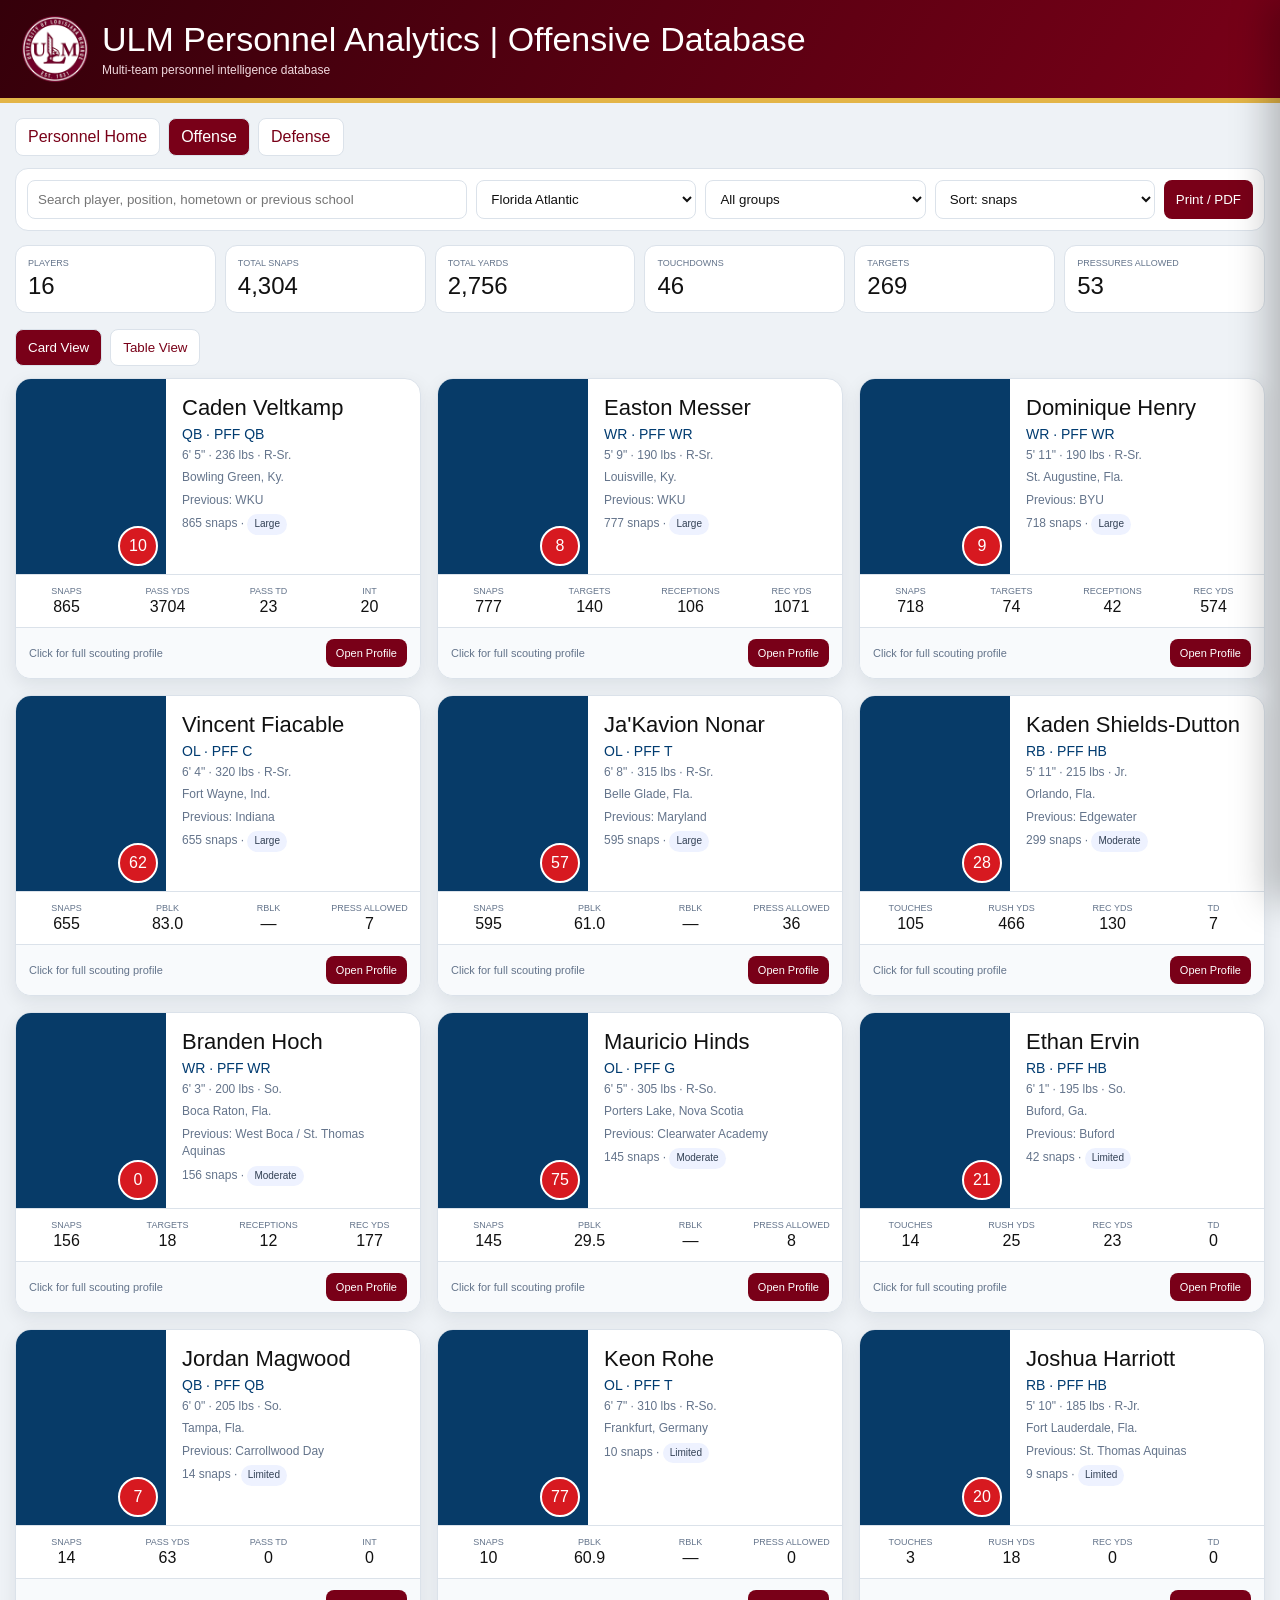
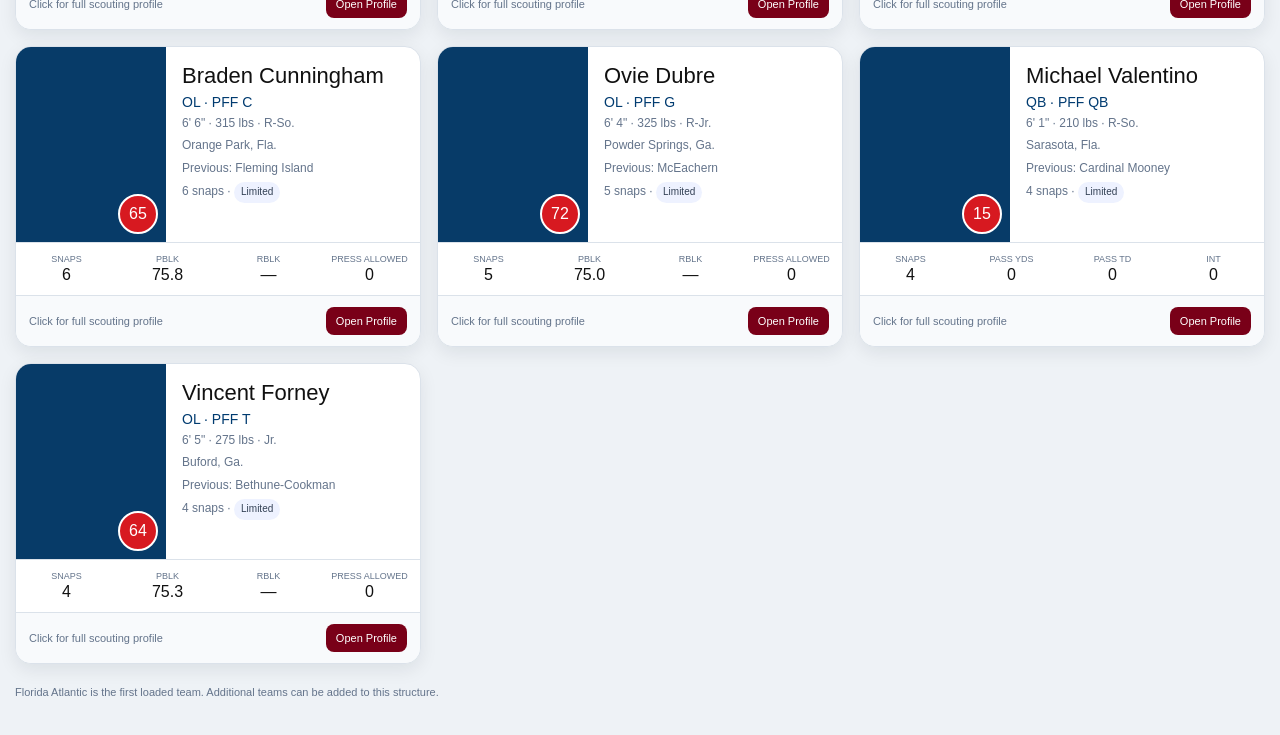
<file: offense.html>
<!doctype html><html><head><meta charset="utf-8"><meta name="viewport" content="width=device-width,initial-scale=1">
<title>ULM Personnel Analytics | Offensive Database</title><style>
:root{--ulm:#790018;--ulmDark:#35000a;--gold:#e3b548;--fau:#003b70;--ink:#111827;--muted:#64748b;--line:#dbe2ea;--bg:#eef2f6}
*{box-sizing:border-box}
body,input,select,button,textarea{font-family:Arial,Helvetica,sans-serif;font-weight:400}
body{margin:0;background:var(--bg);color:var(--ink)}
.header{background:linear-gradient(120deg,var(--ulmDark),var(--ulm));border-bottom:5px solid var(--gold);color:#fff;padding:16px 22px}
.header-inner{max-width:1600px;margin:auto;display:flex;align-items:center;gap:14px}
.logo{width:66px;height:66px;object-fit:contain}
.page-title{font-size:34px;line-height:1.1;color:#fff}
.page-subtitle{font-size:12px;color:#f0d8de;margin-top:5px}
.shell{max-width:1600px;margin:auto;padding:15px}
.nav{display:flex;gap:8px;margin-bottom:12px}
.nav-link{display:block;padding:9px 12px;border:1px solid var(--line);border-radius:8px;background:#fff;color:var(--ulm);text-decoration:none}
.nav-link.active{background:var(--ulm);color:#fff}
.toolbar{display:grid;grid-template-columns:2fr 1fr 1fr 1fr auto;gap:9px;background:#fff;border:1px solid var(--line);border-radius:13px;padding:11px}
input,select{padding:10px;border:1px solid var(--line);border-radius:8px;background:#fff;color:#111}
button{padding:10px 12px;border:0;border-radius:8px;cursor:pointer;color:#111}
.primary{background:var(--ulm);color:#fff}
.summary{display:grid;grid-template-columns:repeat(6,1fr);gap:9px;margin:14px 0}
.metric{background:#fff;border:1px solid var(--line);border-radius:12px;padding:12px}
.metric-label{font-size:9px;text-transform:uppercase;color:var(--muted)}
.metric-value{font-size:24px;color:#111;margin-top:4px}
.view-toggle{display:flex;gap:8px;margin:16px 0 12px}
.view-button{background:#fff;color:var(--ulm);border:1px solid var(--line)}
.view-button.active{background:var(--ulm);color:#fff}
.cards{display:grid;grid-template-columns:repeat(auto-fill,minmax(360px,1fr));gap:16px}
.card{background:#fff;border:1px solid var(--line);border-radius:16px;overflow:hidden;cursor:pointer;box-shadow:0 6px 18px rgba(15,23,42,.08)}
.card:hover{transform:translateY(-2px);box-shadow:0 12px 28px rgba(15,23,42,.14)}
.card-top{display:grid;grid-template-columns:150px 1fr;min-height:195px}
.card-photo{position:relative;background:#073b68;display:grid;place-items:center;color:#fff;overflow:hidden}
.card-photo img{width:100%;height:100%;object-fit:cover}
.initials{font-size:34px;color:#fff}
.jersey{position:absolute;right:8px;bottom:8px;width:40px;height:40px;border-radius:50%;background:#d71920;border:2px solid #fff;color:#fff;display:grid;place-items:center}
.card-info{padding:16px}
.card-name{font-size:22px;color:#111}
.card-pos{font-size:14px;color:#003b70;margin-top:5px}
.card-meta{font-size:12px;color:var(--muted);line-height:1.45;margin-top:5px}
.badge{display:inline-block;padding:3px 7px;border-radius:999px;background:#eef2ff;color:#334155;font-size:10px}
.card-metrics{display:grid;grid-template-columns:repeat(4,1fr);border-top:1px solid var(--line)}
.card-metric{padding:11px 6px;text-align:center;background:#fff}
.card-metric-label{font-size:9px;text-transform:uppercase;color:var(--muted)}
.card-metric-value{font-size:16px;color:#111;margin-top:2px}
.card-footer{display:flex;justify-content:space-between;align-items:center;padding:11px 13px;border-top:1px solid var(--line);background:#f8fafc}
.card-footer-text{font-size:11px;color:var(--muted)}
.open-button{background:var(--ulm);color:#fff;padding:8px 10px;font-size:11px}
.table-wrap{display:none;overflow:auto;background:#fff;border:1px solid var(--line);border-radius:14px}
.table-wrap.active{display:block}
.cards.hidden{display:none}
table{width:100%;border-collapse:collapse;min-width:1200px}
th,td{padding:10px 11px;border-bottom:1px solid #edf0f4;text-align:left;white-space:nowrap}
th{font-size:10px;text-transform:uppercase;color:#475569;background:#f8fafc}
tbody tr{cursor:pointer}
tbody tr:hover{background:#fff8e7}
.table-player-name{color:#111}
.small{font-size:10px;color:var(--muted)}
.drawer-shade{position:fixed;inset:0;background:rgba(0,0,0,.5);display:none;z-index:40}
.drawer-shade.open{display:block}
.drawer{position:fixed;top:0;right:-940px;width:min(940px,96vw);height:100vh;background:#fff;z-index:50;transition:right .22s ease;overflow:auto;box-shadow:-12px 0 35px rgba(0,0,0,.25)}
.drawer.open{right:0}
.drawer-bar{position:sticky;top:0;z-index:5;background:#fff;border-bottom:1px solid var(--line);padding:12px 15px;display:flex;justify-content:space-between;align-items:center}
.drawer-name{font-size:18px;color:#111}
.close-button{background:#e9edf3;color:#111}
.profile-hero{display:grid;grid-template-columns:210px 1fr;min-height:250px}
.profile-photo{position:relative;background:#073b68;display:grid;place-items:center;color:#fff;overflow:hidden}
.profile-photo img{width:100%;height:100%;object-fit:cover}
.profile-info{padding:22px}
.profile-name{font-size:30px;color:#111}
.profile-pos{font-size:16px;color:#003b70;margin-top:5px}
.profile-meta{font-size:13px;color:var(--muted);line-height:1.55;margin-top:7px}
.bio-link{display:inline-block;margin-top:12px;background:#003b70;color:#fff;text-decoration:none;padding:8px 10px;border-radius:7px;font-size:12px}
.tabs{display:flex;overflow:auto;background:#f8fafc;border-top:1px solid var(--line);border-bottom:1px solid var(--line)}
.tab{background:transparent;color:#475569;border-radius:0;border-bottom:3px solid transparent;padding:11px 12px;font-size:11px}
.tab.active{color:var(--ulm);border-bottom-color:var(--ulm)}
.panel{display:none;padding:16px}
.panel.active{display:block}
.stat-grid{display:grid;grid-template-columns:repeat(4,1fr);gap:8px}
.stat{background:#f7f9fb;border:1px solid #e7ebf0;border-radius:9px;padding:9px;text-align:center}
.stat-label{font-size:9px;text-transform:uppercase;color:var(--muted)}
.stat-value{font-size:17px;color:#111;margin-top:2px}
.route-box{background:#fff;border:1px solid #111;border-radius:14px;padding:14px}
.route-title{font-size:18px;color:#111}
.route-subtitle{font-size:11px;color:#444;margin-top:3px}
.route-summary{display:grid;grid-template-columns:repeat(3,1fr);gap:8px;margin:10px 0}
.route-grid{display:grid;grid-template-columns:repeat(5,1fr);gap:10px}
.route-card{background:#fff;border:1px solid #111;border-radius:10px;padding:8px;text-align:center;position:relative}
.route-card svg{width:100%;height:145px;background:#fff}
.route-line{fill:none;stroke:#111;stroke-width:4;stroke-linecap:round;stroke-linejoin:round}
.route-start{fill:#111;stroke:#111;stroke-width:2}
.route-rank{position:absolute;top:5px;left:5px;width:24px;height:24px;border-radius:50%;background:#111;color:#fff;display:grid;place-items:center}
.route-name{font-size:12px;color:#111;margin-top:4px}
.route-share{font-size:10px;color:#444}
.route-note{font-size:10px;color:#666;margin-top:8px}
.notes{width:100%;min-height:160px;border:1px solid var(--line);border-radius:9px;padding:10px}
.saved{font-size:10px;color:#15803d;height:14px;margin-top:3px}
.empty{padding:24px;text-align:center;background:#f8fafc;border:1px dashed #cbd5e1;border-radius:10px;color:var(--muted)}
.footer-note{margin:22px 0;color:var(--muted);font-size:11px}
@media(max-width:900px){
 .toolbar{grid-template-columns:1fr 1fr}
 .toolbar input{grid-column:1/-1}
 .summary{grid-template-columns:repeat(2,1fr)}
 .cards{grid-template-columns:1fr}
 .card-top{grid-template-columns:125px 1fr}
 .profile-hero{grid-template-columns:140px 1fr}
 .route-grid{grid-template-columns:repeat(2,1fr)}
 .stat-grid{grid-template-columns:repeat(2,1fr)}
 .card-metrics{grid-template-columns:repeat(2,1fr)}
}
</style></head><body>
<div class="header"><div class="header-inner"><img class="logo" src="ulm_logo_official.png"><div><div class="page-title">ULM Personnel Analytics | Offensive Database</div><div class="page-subtitle">Multi-team personnel intelligence database</div></div></div></div>
<main class="shell">
<div class="nav"><a class="nav-link" href="index.html">Personnel Home</a><a class="nav-link active" href="offense.html">Offense</a><a class="nav-link " href="defense.html">Defense</a></div>
<div class="toolbar"><input id="search" placeholder="Search player, position, hometown or previous school"><select id="team"><option value="">All Teams</option><option value="Florida Atlantic" selected>Florida Atlantic</option></select><select id="group"><option value="">All groups</option><option value="Offensive Line">Offensive Line</option><option value="Quarterback">Quarterback</option><option value="Skill">Skill</option></select><select id="sort"><option value="snaps">Sort: snaps</option><option value="overallGrade">Overall grade</option></select><button class="primary" onclick="window.print()">Print / PDF</button></div>
<div class="summary"><div class="metric"><div class="metric-label">Players</div><div class="metric-value" id="m1"></div></div><div class="metric"><div class="metric-label">Total Snaps</div><div class="metric-value" id="m2"></div></div><div class="metric"><div class="metric-label">Total Yards</div><div class="metric-value" id="m3"></div></div><div class="metric"><div class="metric-label">Touchdowns</div><div class="metric-value" id="m4"></div></div><div class="metric"><div class="metric-label">Targets</div><div class="metric-value" id="m5"></div></div><div class="metric"><div class="metric-label">Pressures Allowed</div><div class="metric-value" id="m6"></div></div></div>
<div class="view-toggle"><button class="view-button active" id="cardBtn">Card View</button><button class="view-button" id="tableBtn">Table View</button></div>
<div class="cards" id="cards"></div>
<div class="table-wrap" id="tableWrap"><table><thead><tr><th>Player</th><th>Pos</th><th>Snaps</th><th>Grade</th><th>Total Yds</th><th>Targets</th><th>Rec</th><th>Rush Yds</th><th>Press Allowed</th><th>Sample</th></tr></thead><tbody id="tbody"></tbody></table></div>
<div class="footer-note">Florida Atlantic is the first loaded team. Additional teams can be added to this structure.</div>
</main>
<div class="drawer-shade" id="shade"></div><aside class="drawer" id="drawer"><div class="drawer-bar"><div class="drawer-name" id="drawerName"></div><button class="close-button" onclick="closeDrawer()">Close</button></div><div id="drawerBody"></div></aside>
<script>
const players=[{"id": 156642, "name": "Caden Veltkamp", "number": "10", "rosterPos": "QB", "pffPos": "QB", "classYear": "R-Sr.", "height": "6' 5\"", "weight": 236, "hometown": "Bowling Green, Ky.", "previous": "WKU", "bio": "https://fausports.com/sports/football/roster/caden-veltkamp/19222", "photo": "https://images.sidearmdev.com/crop?height=600&type=webp&url=https%3A%2F%2Fdxbhsrqyrr690.cloudfront.net%2Fsidearm.nextgen.sites%2Ffausports.com%2Fimages%2F2026%2F4%2F24%2FVeltkamp_Caden.jpg&width=450", "snaps": 865, "runSnaps": 0, "passSnaps": 585, "runBlockSnaps": 0, "passBlockSnaps": 0, "overallGrade": 72.7, "passGrade": 73.1, "recGrade": 77.9, "rushGrade": 54.1, "passBlockGrade": null, "runBlockGrade": null, "targets": 1, "receptions": 1, "recYards": 7, "ypr": 7.0, "recTD": 0, "rec1D": 0, "drops": 0, "contestedTargets": 0, "contestedCatches": 0, "yac": 1, "yacPerRec": 1.0, "rushAtt": 68, "rushYards": 201, "ypc": 3.0, "rushTD": 4, "rush1D": 20, "mtfRun": 4, "ybc": 81, "ybcAtt": 1.2, "yco": 94, "ycoAtt": 1.4, "scrambles": 21, "dropbacks": 585, "passAtt": 541, "completions": 352, "compPct": 65.1, "passYards": 3704, "passYPA": 6.8, "passTD": 23, "ints": 20, "sacks": 22, "avgTTT": 2.47, "twp": 24, "btt": 23, "passerRating": 83.6, "pass1D": 189, "accuracyAtt": 485, "plusPct": 9.9, "accuratePct": 58.6, "catchableInaccPct": 21.2, "uncatchablePct": 20.2, "pbSnaps": 0, "sacksAllowed": 0, "hitsAllowed": 0, "hurriesAllowed": 0, "pressuresAllowed": 0, "pbe": null, "knockdownPct": null, "pressureAllowedPct": null, "touches": 69, "touchRate": 8.0, "totalYards": 208, "mtf": 4, "mtfPct": 5.8, "targetShare": 0.2, "oppRate": 0.1, "yprr": 1.75, "adot": 6.0, "rzTargets": 1, "outsideTargets": 0, "slotTargets": 0, "fieldTargets": 0, "boundaryTargets": 0, "behindTargets": 0, "shortTargets": 1, "mediumTargets": 0, "deepTargets": 0, "explosiveRuns": 6, "explosiveRecs": 0, "bfPct": null, "inlinePct": null, "slotPct": null, "widePct": null, "inlineTargets": 0, "teSlotTargets": 0, "wideTargets": 0, "group": "Quarterback", "sample": "Large", "routes": 1, "routeTree": {"Backfield": 1, "Slide": 0, "Screen": 0, "Flat": 0, "Slant": 0, "In": 0, "Basic": 0, "Dig": 0, "Speed Out": 0, "Out": 0, "Deep Out": 0, "Comeback": 0, "Hitch": 0, "Curl": 0, "Sit": 0, "Drag": 0, "Crosser": 0, "Over": 0, "Corner": 0, "Post": 0, "Go": 0, "Double Move": 0, "Jet": 0, "Ghost": 0, "Wheel": 0, "Block & Go": 0}, "team": "Florida Atlantic", "teamCode": "FAU", "usageDetail": {"offGrade": 72.7, "offSnaps": 865, "runs": 276, "runPct": 31.9, "passes": 589, "passPct": 68.1, "runBlockPct": 83.0, "passBlockPct": 0.0, "ol": 0, "lt": 0, "lg": 0, "center": 0, "rg": 0, "rt": 0, "inline": 0, "backfield": 0, "wide": 0, "slot": 0, "qb": 865, "db": 585, "rushAttempts": 68, "targets": 1, "motionGeneral": 0, "motionGhost": 0, "motionHeadStart": 0, "motionJet": 0, "motionAtSnap": 0}, "photoCandidates": ["https://images.sidearmdev.com/crop?height=600&type=webp&url=https%3A%2F%2Fdxbhsrqyrr690.cloudfront.net%2Fsidearm.nextgen.sites%2Ffausports.com%2Fimages%2F2026%2F4%2F24%2FVeltkamp_Caden.jpg&width=450", "https://images.sidearmdev.com/crop?height=600&type=webp&url=https%3A%2F%2Fdxbhsrqyrr690.cloudfront.net%2Fsidearm.nextgen.sites%2Ffausports.com%2Fimages%2F2026%2F4%2F24%2FCaden_Veltkamp.jpg&width=450", "https://images.sidearmdev.com/crop?height=600&type=webp&url=https%3A%2F%2Fdxbhsrqyrr690.cloudfront.net%2Fsidearm.nextgen.sites%2Ffausports.com%2Fimages%2F2026%2F4%2F24%2FVeltkamp_Caden.png&width=450", "https://images.sidearmdev.com/crop?height=600&type=webp&url=https%3A%2F%2Fdxbhsrqyrr690.cloudfront.net%2Fsidearm.nextgen.sites%2Ffausports.com%2Fimages%2F2026%2F4%2F24%2FCaden_Veltkamp.png&width=450"]}, {"id": 163051, "name": "Easton Messer", "number": "8", "rosterPos": "WR", "pffPos": "WR", "classYear": "R-Sr.", "height": "5' 9\"", "weight": 190, "hometown": "Louisville, Ky.", "previous": "WKU", "bio": "https://fausports.com/sports/football/roster/easton-messer/19188", "photo": "https://images.sidearmdev.com/crop?height=600&type=webp&url=https%3A%2F%2Fdxbhsrqyrr690.cloudfront.net%2Fsidearm.nextgen.sites%2Ffausports.com%2Fimages%2F2026%2F4%2F24%2FMesser_Easton.jpg&width=450", "snaps": 777, "runSnaps": 0, "passSnaps": 2, "runBlockSnaps": 0, "passBlockSnaps": 2, "overallGrade": 75.7, "passGrade": 86.6, "recGrade": 75.8, "rushGrade": 75.4, "passBlockGrade": 78.7, "runBlockGrade": null, "targets": 140, "receptions": 106, "recYards": 1071, "ypr": 10.1, "recTD": 6, "rec1D": 50, "drops": 6, "contestedTargets": 16, "contestedCatches": 11, "yac": 562, "yacPerRec": 5.3, "rushAtt": 3, "rushYards": 45, "ypc": 15.0, "rushTD": 1, "rush1D": 1, "mtfRun": 0, "ybc": 42, "ybcAtt": 14.0, "yco": 3, "ycoAtt": 1.0, "scrambles": 0, "dropbacks": 2, "passAtt": 2, "completions": 2, "compPct": 100.0, "passYards": 55, "passYPA": 27.5, "passTD": 1, "ints": 0, "sacks": 0, "avgTTT": 3.15, "twp": 0, "btt": 1, "passerRating": 158.3, "pass1D": 1, "accuracyAtt": 2, "plusPct": 50.0, "accuratePct": 50.0, "catchableInaccPct": 50.0, "uncatchablePct": 0.0, "pbSnaps": 2, "sacksAllowed": 0, "hitsAllowed": 0, "hurriesAllowed": 0, "pressuresAllowed": 0, "pbe": null, "knockdownPct": 0.0, "pressureAllowedPct": 0.0, "touches": 109, "touchRate": 14.0, "totalYards": 1116, "mtf": 21, "mtfPct": 19.3, "targetShare": 28.9, "oppRate": 18.0, "yprr": 1.97, "adot": 7.0, "rzTargets": 17, "outsideTargets": 9, "slotTargets": 130, "fieldTargets": 73, "boundaryTargets": 42, "behindTargets": 48, "shortTargets": 51, "mediumTargets": 23, "deepTargets": 18, "explosiveRuns": 1, "explosiveRecs": 24, "bfPct": null, "inlinePct": null, "slotPct": null, "widePct": null, "inlineTargets": 0, "teSlotTargets": 0, "wideTargets": 0, "group": "Skill", "sample": "Large", "routes": 520, "routeTree": {"Backfield": 4, "Slide": 3, "Screen": 60, "Flat": 31, "Slant": 34, "In": 7, "Basic": 10, "Dig": 10, "Speed Out": 41, "Out": 4, "Deep Out": 3, "Comeback": 2, "Hitch": 84, "Curl": 18, "Sit": 2, "Drag": 19, "Crosser": 3, "Over": 33, "Corner": 20, "Post": 24, "Go": 75, "Double Move": 3, "Jet": 9, "Ghost": 5, "Wheel": 7, "Block & Go": 8}, "wideUsage": {"wideSnaps": 42, "passPct": 66.7, "adjustedPasses": 27, "targets": 9, "adjustedTargetPct": 33.3, "earlyDownSnaps": 28, "earlyDownPassPct": 67.9, "earlyDownTargets": 6, "earlyDownAdjTargetPct": 33.3, "criticalDownSnaps": 13, "criticalDownPassPct": 69.2, "criticalDownTargets": 3, "criticalDownAdjTargetPct": 33.3, "motionPct": 26.2}, "team": "Florida Atlantic", "teamCode": "FAU", "usageDetail": {"offGrade": 75.7, "offSnaps": 777, "runs": 229, "runPct": 29.5, "passes": 548, "passPct": 70.5, "runBlockPct": 98.7, "passBlockPct": 0.4, "ol": 0, "lt": 0, "lg": 0, "center": 0, "rg": 0, "rt": 0, "inline": 0, "backfield": 16, "wide": 42, "slot": 719, "qb": 0, "db": 2, "rushAttempts": 3, "targets": 140, "motionGeneral": 5, "motionGhost": 7, "motionHeadStart": 0, "motionJet": 13, "motionAtSnap": 48}, "deployment": {"slot": {"snaps": 719, "passPct": 71.4, "adjustedPasses": 450, "targets": 130, "adjustedTargetPct": 28.9, "passBlockPct": null, "earlyDownSnaps": 480, "earlyDownPassPct": 68.1, "earlyDownAdjustedPasses": 0, "earlyDownTargets": 90, "earlyDownAdjustedTargetPct": 31.8, "earlyDownPassBlockPct": null, "criticalDownSnaps": 186, "criticalDownPassPct": 76.9, "criticalDownAdjustedPasses": 0, "criticalDownTargets": 28, "criticalDownAdjustedTargetPct": 22.4, "criticalDownPassBlockPct": null, "motionPct": 8.6}, "slotSecondary": {"snaps": 445, "passPct": 72.6, "adjustedPasses": 286, "targets": 74, "adjustedTargetPct": 25.9, "passBlockPct": null, "earlyDownSnaps": 305, "earlyDownPassPct": 68.8, "earlyDownAdjustedPasses": 0, "earlyDownTargets": 51, "earlyDownAdjustedTargetPct": 27.7, "earlyDownPassBlockPct": null, "criticalDownSnaps": 111, "criticalDownPassPct": 79.3, "criticalDownAdjustedPasses": 0, "criticalDownTargets": 16, "criticalDownAdjustedTargetPct": 20.5, "criticalDownPassBlockPct": null, "motionPct": 8.3}, "outsideSlot": {"snaps": 63, "passPct": 68.3, "adjustedPasses": 37, "targets": 9, "adjustedTargetPct": 24.3, "passBlockPct": null, "earlyDownSnaps": 45, "earlyDownPassPct": 66.7, "earlyDownAdjustedPasses": 0, "earlyDownTargets": 6, "earlyDownAdjustedTargetPct": 25.0, "earlyDownPassBlockPct": null, "criticalDownSnaps": 11, "criticalDownPassPct": 72.7, "criticalDownAdjustedPasses": 0, "criticalDownTargets": 1, "criticalDownAdjustedTargetPct": 12.5, "criticalDownPassBlockPct": null, "motionPct": 1.6}, "insideSlot": {"snaps": 211, "passPct": 69.7, "adjustedPasses": 127, "targets": 47, "adjustedTargetPct": 37.0, "passBlockPct": null, "earlyDownSnaps": 130, "earlyDownPassPct": 66.9, "earlyDownAdjustedPasses": 0, "earlyDownTargets": 33, "earlyDownAdjustedTargetPct": 44.0, "earlyDownPassBlockPct": null, "criticalDownSnaps": 64, "criticalDownPassPct": 73.4, "criticalDownAdjustedPasses": 0, "criticalDownTargets": 11, "criticalDownAdjustedTargetPct": 28.2, "criticalDownPassBlockPct": null, "motionPct": 11.4}, "backfield": {"snaps": 16, "passPct": 43.8, "adjustedPasses": 7, "targets": 1, "adjustedTargetPct": 14.3, "passBlockPct": 14.3, "earlyDownSnaps": 11, "earlyDownPassPct": 54.5, "earlyDownAdjustedPasses": 0, "earlyDownTargets": 1, "earlyDownAdjustedTargetPct": 16.7, "earlyDownPassBlockPct": 16.7, "criticalDownSnaps": 2, "criticalDownPassPct": 50.0, "criticalDownAdjustedPasses": 0, "criticalDownTargets": 0, "criticalDownAdjustedTargetPct": 0.0, "criticalDownPassBlockPct": 0.0, "motionPct": 0.0}, "wideAll": {"snaps": 777, "passPct": 70.5, "adjustedPasses": 484, "targets": 140, "adjustedTargetPct": 28.9, "passBlockPct": null, "earlyDownSnaps": 519, "earlyDownPassPct": 67.8, "earlyDownAdjustedPasses": 307, "earlyDownTargets": 97, "earlyDownAdjustedTargetPct": 31.6, "earlyDownPassBlockPct": null, "criticalDownSnaps": 201, "criticalDownPassPct": 76.1, "criticalDownAdjustedPasses": 135, "criticalDownTargets": 31, "criticalDownAdjustedTargetPct": 23.0, "criticalDownPassBlockPct": null, "motionPct": 9.4}}, "photoCandidates": ["https://images.sidearmdev.com/crop?height=600&type=webp&url=https%3A%2F%2Fdxbhsrqyrr690.cloudfront.net%2Fsidearm.nextgen.sites%2Ffausports.com%2Fimages%2F2026%2F4%2F24%2FMesser_Easton.jpg&width=450", "https://images.sidearmdev.com/crop?height=600&type=webp&url=https%3A%2F%2Fdxbhsrqyrr690.cloudfront.net%2Fsidearm.nextgen.sites%2Ffausports.com%2Fimages%2F2026%2F4%2F24%2FEaston_Messer.jpg&width=450", "https://images.sidearmdev.com/crop?height=600&type=webp&url=https%3A%2F%2Fdxbhsrqyrr690.cloudfront.net%2Fsidearm.nextgen.sites%2Ffausports.com%2Fimages%2F2026%2F4%2F24%2FMesser_Easton.png&width=450", "https://images.sidearmdev.com/crop?height=600&type=webp&url=https%3A%2F%2Fdxbhsrqyrr690.cloudfront.net%2Fsidearm.nextgen.sites%2Ffausports.com%2Fimages%2F2026%2F4%2F24%2FEaston_Messer.png&width=450"]}, {"id": 163249, "name": "Dominique Henry", "number": "9", "rosterPos": "WR", "pffPos": "WR", "classYear": "R-Sr.", "height": "5' 11\"", "weight": 190, "hometown": "St. Augustine, Fla.", "previous": "BYU", "bio": "https://fausports.com/sports/football/roster/dominique-henry/19157", "photo": "https://images.sidearmdev.com/crop?height=600&type=webp&url=https%3A%2F%2Fdxbhsrqyrr690.cloudfront.net%2Fsidearm.nextgen.sites%2Ffausports.com%2Fimages%2F2026%2F4%2F24%2FHenry_Dominique.jpg&width=450", "snaps": 718, "runSnaps": 0, "passSnaps": 1, "runBlockSnaps": 0, "passBlockSnaps": 1, "overallGrade": 61.3, "passGrade": 58.9, "recGrade": 62.1, "rushGrade": null, "passBlockGrade": 64.1, "runBlockGrade": null, "targets": 74, "receptions": 42, "recYards": 574, "ypr": 13.7, "recTD": 4, "rec1D": 25, "drops": 1, "contestedTargets": 16, "contestedCatches": 9, "yac": 219, "yacPerRec": 5.2, "rushAtt": 1, "rushYards": 3, "ypc": 3.0, "rushTD": 0, "rush1D": 1, "mtfRun": 2, "ybc": -1, "ybcAtt": -1.0, "yco": 4, "ycoAtt": 4.0, "scrambles": 0, "dropbacks": 1, "passAtt": 1, "completions": 0, "compPct": 0.0, "passYards": 0, "passYPA": 0.0, "passTD": 0, "ints": 0, "sacks": 0, "avgTTT": 3.4, "twp": 0, "btt": 0, "passerRating": 39.6, "pass1D": 1, "accuracyAtt": 0, "plusPct": 0.0, "accuratePct": 0.0, "catchableInaccPct": 0.0, "uncatchablePct": 0.0, "pbSnaps": 1, "sacksAllowed": 0, "hitsAllowed": 0, "hurriesAllowed": 0, "pressuresAllowed": 0, "pbe": 100.0, "knockdownPct": 0.0, "pressureAllowedPct": 0.0, "touches": 43, "touchRate": 6.0, "totalYards": 577, "mtf": 14, "mtfPct": 32.6, "targetShare": 17.3, "oppRate": 10.3, "yprr": 1.17, "adot": 14.3, "rzTargets": 10, "outsideTargets": 71, "slotTargets": 3, "fieldTargets": 23, "boundaryTargets": 38, "behindTargets": 5, "shortTargets": 30, "mediumTargets": 18, "deepTargets": 21, "explosiveRuns": 0, "explosiveRecs": 13, "bfPct": null, "inlinePct": null, "slotPct": null, "widePct": null, "inlineTargets": 0, "teSlotTargets": 0, "wideTargets": 0, "group": "Skill", "sample": "Large", "routes": 409, "routeTree": {"Backfield": 0, "Slide": 1, "Screen": 10, "Flat": 0, "Slant": 29, "In": 6, "Basic": 6, "Dig": 8, "Speed Out": 12, "Out": 7, "Deep Out": 6, "Comeback": 3, "Hitch": 66, "Curl": 61, "Sit": 2, "Drag": 14, "Crosser": 5, "Over": 10, "Corner": 10, "Post": 34, "Go": 95, "Double Move": 10, "Jet": 1, "Ghost": 1, "Wheel": 1, "Block & Go": 15}, "wideUsage": {"wideSnaps": 676, "passPct": 68.3, "adjustedPasses": 402, "targets": 71, "adjustedTargetPct": 17.7, "earlyDownSnaps": 456, "earlyDownPassPct": 64.9, "earlyDownTargets": 50, "earlyDownAdjTargetPct": 19.5, "criticalDownSnaps": 179, "criticalDownPassPct": 73.2, "criticalDownTargets": 18, "criticalDownAdjTargetPct": 15.9, "motionPct": 0.4}, "team": "Florida Atlantic", "teamCode": "FAU", "usageDetail": {"offGrade": 61.3, "offSnaps": 718, "runs": 226, "runPct": 31.5, "passes": 492, "passPct": 68.5, "runBlockPct": 100.0, "passBlockPct": 0.2, "ol": 5, "lt": 5, "lg": 0, "center": 0, "rg": 0, "rt": 0, "inline": 0, "backfield": 0, "wide": 676, "slot": 37, "qb": 0, "db": 1, "rushAttempts": 1, "targets": 74, "motionGeneral": 1, "motionGhost": 2, "motionHeadStart": 0, "motionJet": 0, "motionAtSnap": 7}, "deployment": {"slot": {"snaps": 37, "passPct": 75.7, "adjustedPasses": 24, "targets": 3, "adjustedTargetPct": 12.5, "passBlockPct": null, "earlyDownSnaps": 31, "earlyDownPassPct": 77.4, "earlyDownAdjustedPasses": 0, "earlyDownTargets": 3, "earlyDownAdjustedTargetPct": 15.0, "earlyDownPassBlockPct": null, "criticalDownSnaps": 6, "criticalDownPassPct": 66.7, "criticalDownAdjustedPasses": 0, "criticalDownTargets": 0, "criticalDownAdjustedTargetPct": 0.0, "criticalDownPassBlockPct": null, "motionPct": 18.9}, "slotSecondary": {"snaps": 22, "passPct": 72.7, "adjustedPasses": 15, "targets": 2, "adjustedTargetPct": 13.3, "passBlockPct": null, "earlyDownSnaps": 19, "earlyDownPassPct": 73.7, "earlyDownAdjustedPasses": 0, "earlyDownTargets": 2, "earlyDownAdjustedTargetPct": 15.4, "earlyDownPassBlockPct": null, "criticalDownSnaps": 3, "criticalDownPassPct": 66.7, "criticalDownAdjustedPasses": 0, "criticalDownTargets": 0, "criticalDownAdjustedTargetPct": 0.0, "criticalDownPassBlockPct": null, "motionPct": 13.6}, "outsideSlot": {"snaps": 10, "passPct": 90.0, "adjustedPasses": 8, "targets": 1, "adjustedTargetPct": 12.5, "passBlockPct": null, "earlyDownSnaps": 7, "earlyDownPassPct": 100.0, "earlyDownAdjustedPasses": 0, "earlyDownTargets": 1, "earlyDownAdjustedTargetPct": 16.7, "earlyDownPassBlockPct": null, "criticalDownSnaps": 3, "criticalDownPassPct": 66.7, "criticalDownAdjustedPasses": 0, "criticalDownTargets": 0, "criticalDownAdjustedTargetPct": 0.0, "criticalDownPassBlockPct": null, "motionPct": 10.0}, "insideSlot": {"snaps": 5, "passPct": 60.0, "adjustedPasses": 1, "targets": 0, "adjustedTargetPct": 0.0, "passBlockPct": null, "earlyDownSnaps": 5, "earlyDownPassPct": 60.0, "earlyDownAdjustedPasses": 0, "earlyDownTargets": 0, "earlyDownAdjustedTargetPct": 0.0, "earlyDownPassBlockPct": null, "criticalDownSnaps": 0, "criticalDownPassPct": 0.0, "criticalDownAdjustedPasses": 0, "criticalDownTargets": 0, "criticalDownAdjustedTargetPct": 0.0, "criticalDownPassBlockPct": null, "motionPct": 60.0}, "wideAll": {"snaps": 718, "passPct": 68.5, "adjustedPasses": 428, "targets": 74, "adjustedTargetPct": 17.3, "passBlockPct": null, "earlyDownSnaps": 492, "earlyDownPassPct": 65.5, "earlyDownAdjustedPasses": 278, "earlyDownTargets": 53, "earlyDownAdjustedTargetPct": 19.1, "earlyDownPassBlockPct": null, "criticalDownSnaps": 185, "criticalDownPassPct": 73.0, "criticalDownAdjustedPasses": 117, "criticalDownTargets": 18, "criticalDownAdjustedTargetPct": 15.4, "criticalDownPassBlockPct": null, "motionPct": 1.4}}, "photoCandidates": ["https://images.sidearmdev.com/crop?height=600&type=webp&url=https%3A%2F%2Fdxbhsrqyrr690.cloudfront.net%2Fsidearm.nextgen.sites%2Ffausports.com%2Fimages%2F2026%2F4%2F24%2FHenry_Dominique.jpg&width=450", "https://images.sidearmdev.com/crop?height=600&type=webp&url=https%3A%2F%2Fdxbhsrqyrr690.cloudfront.net%2Fsidearm.nextgen.sites%2Ffausports.com%2Fimages%2F2026%2F4%2F24%2FDominique_Henry.jpg&width=450", "https://images.sidearmdev.com/crop?height=600&type=webp&url=https%3A%2F%2Fdxbhsrqyrr690.cloudfront.net%2Fsidearm.nextgen.sites%2Ffausports.com%2Fimages%2F2026%2F4%2F24%2FHenry_Dominique.png&width=450", "https://images.sidearmdev.com/crop?height=600&type=webp&url=https%3A%2F%2Fdxbhsrqyrr690.cloudfront.net%2Fsidearm.nextgen.sites%2Ffausports.com%2Fimages%2F2026%2F4%2F24%2FDominique_Henry.png&width=450"]}, {"id": 144836, "name": "Vincent Fiacable", "number": "62", "rosterPos": "OL", "pffPos": "C", "classYear": "R-Sr.", "height": "6' 4\"", "weight": 320, "hometown": "Fort Wayne, Ind.", "previous": "Indiana", "bio": "https://fausports.com/sports/football/roster/vincent-fiacable/19147", "photo": "https://images.sidearmdev.com/crop?height=600&type=webp&url=https%3A%2F%2Fdxbhsrqyrr690.cloudfront.net%2Fsidearm.nextgen.sites%2Ffausports.com%2Fimages%2F2026%2F4%2F24%2FFiacable_Vincent.jpg&width=450", "snaps": 655, "runSnaps": 0, "passSnaps": 0, "runBlockSnaps": 0, "passBlockSnaps": 655, "overallGrade": null, "passGrade": null, "recGrade": null, "rushGrade": null, "passBlockGrade": 83.0, "runBlockGrade": null, "targets": 0, "receptions": 0, "recYards": 0, "ypr": null, "recTD": 0, "rec1D": 0, "drops": 0, "contestedTargets": 0, "contestedCatches": 0, "yac": 0, "yacPerRec": null, "rushAtt": 0, "rushYards": 0, "ypc": null, "rushTD": 0, "rush1D": 0, "mtfRun": 0, "ybc": 0, "ybcAtt": null, "yco": 0, "ycoAtt": null, "scrambles": 0, "dropbacks": 0, "passAtt": 0, "completions": 0, "compPct": null, "passYards": 0, "passYPA": null, "passTD": 0, "ints": 0, "sacks": 0, "avgTTT": null, "twp": 0, "btt": 0, "passerRating": null, "pass1D": 0, "accuracyAtt": 0, "plusPct": null, "accuratePct": null, "catchableInaccPct": null, "uncatchablePct": null, "pbSnaps": 655, "sacksAllowed": 1, "hitsAllowed": 0, "hurriesAllowed": 6, "pressuresAllowed": 7, "pbe": 99.4, "knockdownPct": 0.1, "pressureAllowedPct": 1.1, "touches": 0, "touchRate": null, "totalYards": 0, "mtf": 0, "mtfPct": null, "targetShare": null, "oppRate": null, "yprr": null, "adot": null, "rzTargets": 0, "outsideTargets": 0, "slotTargets": 0, "fieldTargets": 0, "boundaryTargets": 0, "behindTargets": 0, "shortTargets": 0, "mediumTargets": 0, "deepTargets": 0, "explosiveRuns": 0, "explosiveRecs": 0, "bfPct": null, "inlinePct": null, "slotPct": null, "widePct": null, "inlineTargets": 0, "teSlotTargets": 0, "wideTargets": 0, "group": "Offensive Line", "sample": "Large", "team": "Florida Atlantic", "teamCode": "FAU", "usageDetail": {"offGrade": 70.1, "offSnaps": 961, "runs": 306, "runPct": 31.8, "passes": 655, "passPct": 68.2, "runBlockPct": 100.0, "passBlockPct": 100.0, "ol": 961, "lt": 0, "lg": 0, "center": 957, "rg": 0, "rt": 0, "inline": 0, "backfield": 0, "wide": 0, "slot": 0, "qb": 0, "db": 0, "rushAttempts": 0, "targets": 0, "motionGeneral": 0, "motionGhost": 0, "motionHeadStart": 0, "motionJet": 0, "motionAtSnap": 0}, "olDetail": {"snaps": 961, "starts": 12, "games": 12, "lt": 0, "lg": 0, "center": 957, "rg": 0, "rt": 0, "other": 0, "gunSnaps": 935, "runBlockGrade": 60.8, "runBlockSnaps": 306, "impactRunBlockPct": 7.2, "defeatedRunBlockPct": 10.8, "zoneRunBlocks": 175, "gapRunBlocks": 109, "otherRunBlocks": 22, "passBlockGrade": 83.0, "passBlockSnaps": 655, "screenBlocks": 103, "sacks": 1, "hits": 0, "hurries": 6, "batted": 10, "pressures": 7, "pressurePct": 1.1, "pbe": 99.4, "knockdownPct": 0.1, "negativePassBlocks": 24, "penalties": 0, "gradePlusPct": 2.4, "allPlus": 23, "gradeMinusPct": 5.9, "allMinus": 57}, "photoCandidates": ["https://images.sidearmdev.com/crop?height=600&type=webp&url=https%3A%2F%2Fdxbhsrqyrr690.cloudfront.net%2Fsidearm.nextgen.sites%2Ffausports.com%2Fimages%2F2026%2F4%2F24%2FFiacable_Vincent.jpg&width=450", "https://images.sidearmdev.com/crop?height=600&type=webp&url=https%3A%2F%2Fdxbhsrqyrr690.cloudfront.net%2Fsidearm.nextgen.sites%2Ffausports.com%2Fimages%2F2026%2F4%2F24%2FVincent_Fiacable.jpg&width=450", "https://images.sidearmdev.com/crop?height=600&type=webp&url=https%3A%2F%2Fdxbhsrqyrr690.cloudfront.net%2Fsidearm.nextgen.sites%2Ffausports.com%2Fimages%2F2026%2F4%2F24%2FFiacable_Vincent.png&width=450", "https://images.sidearmdev.com/crop?height=600&type=webp&url=https%3A%2F%2Fdxbhsrqyrr690.cloudfront.net%2Fsidearm.nextgen.sites%2Ffausports.com%2Fimages%2F2026%2F4%2F24%2FVincent_Fiacable.png&width=450"]}, {"id": 162800, "name": "Ja'Kavion Nonar", "number": "57", "rosterPos": "OL", "pffPos": "T", "classYear": "R-Sr.", "height": "6' 8\"", "weight": 315, "hometown": "Belle Glade, Fla.", "previous": "Maryland", "bio": "https://fausports.com/sports/football/roster/jakavion-nonar/19083", "photo": "https://images.sidearmdev.com/crop?height=600&type=webp&url=https%3A%2F%2Fdxbhsrqyrr690.cloudfront.net%2Fsidearm.nextgen.sites%2Ffausports.com%2Fimages%2F2026%2F4%2F24%2FNonar_JaKavion.jpg&width=450", "snaps": 595, "runSnaps": 0, "passSnaps": 0, "runBlockSnaps": 0, "passBlockSnaps": 595, "overallGrade": null, "passGrade": null, "recGrade": null, "rushGrade": null, "passBlockGrade": 61.0, "runBlockGrade": null, "targets": 0, "receptions": 0, "recYards": 0, "ypr": null, "recTD": 0, "rec1D": 0, "drops": 0, "contestedTargets": 0, "contestedCatches": 0, "yac": 0, "yacPerRec": null, "rushAtt": 0, "rushYards": 0, "ypc": null, "rushTD": 0, "rush1D": 0, "mtfRun": 0, "ybc": 0, "ybcAtt": null, "yco": 0, "ycoAtt": null, "scrambles": 0, "dropbacks": 0, "passAtt": 0, "completions": 0, "compPct": null, "passYards": 0, "passYPA": null, "passTD": 0, "ints": 0, "sacks": 0, "avgTTT": null, "twp": 0, "btt": 0, "passerRating": null, "pass1D": 0, "accuracyAtt": 0, "plusPct": null, "accuratePct": null, "catchableInaccPct": null, "uncatchablePct": null, "pbSnaps": 595, "sacksAllowed": 2, "hitsAllowed": 7, "hurriesAllowed": 27, "pressuresAllowed": 36, "pbe": 97.0, "knockdownPct": 1.5, "pressureAllowedPct": 6.0, "touches": 0, "touchRate": null, "totalYards": 0, "mtf": 0, "mtfPct": null, "targetShare": null, "oppRate": null, "yprr": null, "adot": null, "rzTargets": 0, "outsideTargets": 0, "slotTargets": 0, "fieldTargets": 0, "boundaryTargets": 0, "behindTargets": 0, "shortTargets": 0, "mediumTargets": 0, "deepTargets": 0, "explosiveRuns": 0, "explosiveRecs": 0, "bfPct": null, "inlinePct": null, "slotPct": null, "widePct": null, "inlineTargets": 0, "teSlotTargets": 0, "wideTargets": 0, "group": "Offensive Line", "sample": "Large", "team": "Florida Atlantic", "teamCode": "FAU", "usageDetail": {"offGrade": 60.3, "offSnaps": 869, "runs": 274, "runPct": 31.5, "passes": 595, "passPct": 68.5, "runBlockPct": 100.0, "passBlockPct": 100.0, "ol": 860, "lt": 859, "lg": 0, "center": 0, "rg": 0, "rt": 1, "inline": 7, "backfield": 0, "wide": 0, "slot": 1, "qb": 0, "db": 0, "rushAttempts": 0, "targets": 0, "motionGeneral": 0, "motionGhost": 0, "motionHeadStart": 0, "motionJet": 0, "motionAtSnap": 0}, "olDetail": {"snaps": 869, "starts": 11, "games": 11, "lt": 859, "lg": 0, "center": 0, "rg": 0, "rt": 1, "other": 8, "gunSnaps": 0, "runBlockGrade": 56.4, "runBlockSnaps": 274, "impactRunBlockPct": 7.3, "defeatedRunBlockPct": 14.6, "zoneRunBlocks": 157, "gapRunBlocks": 96, "otherRunBlocks": 21, "passBlockGrade": 61.0, "passBlockSnaps": 595, "screenBlocks": 92, "sacks": 2, "hits": 7, "hurries": 27, "batted": 28, "pressures": 36, "pressurePct": 6.0, "pbe": 97.0, "knockdownPct": 1.5, "negativePassBlocks": 67, "penalties": 0, "gradePlusPct": 2.5, "allPlus": 22, "gradeMinusPct": 12.3, "allMinus": 107}, "deployment": {"slot": {"snaps": 1, "passPct": 0.0, "adjustedPasses": 0, "targets": 0, "adjustedTargetPct": 0.0, "passBlockPct": null, "earlyDownSnaps": 1, "earlyDownPassPct": 0.0, "earlyDownAdjustedPasses": 0, "earlyDownTargets": 0, "earlyDownAdjustedTargetPct": 0.0, "earlyDownPassBlockPct": null, "criticalDownSnaps": 0, "criticalDownPassPct": 0.0, "criticalDownAdjustedPasses": 0, "criticalDownTargets": 0, "criticalDownAdjustedTargetPct": 0.0, "criticalDownPassBlockPct": null, "motionPct": 0.0}, "insideSlot": {"snaps": 1, "passPct": 0.0, "adjustedPasses": 0, "targets": 0, "adjustedTargetPct": 0.0, "passBlockPct": null, "earlyDownSnaps": 1, "earlyDownPassPct": 0.0, "earlyDownAdjustedPasses": 0, "earlyDownTargets": 0, "earlyDownAdjustedTargetPct": 0.0, "earlyDownPassBlockPct": null, "criticalDownSnaps": 0, "criticalDownPassPct": 0.0, "criticalDownAdjustedPasses": 0, "criticalDownTargets": 0, "criticalDownAdjustedTargetPct": 0.0, "criticalDownPassBlockPct": null, "motionPct": 0.0}, "inline": {"snaps": 7, "passPct": 28.6, "adjustedPasses": 2, "targets": 0, "adjustedTargetPct": 0.0, "passBlockPct": 100.0, "earlyDownSnaps": 6, "earlyDownPassPct": 33.3, "earlyDownAdjustedPasses": 0, "earlyDownTargets": 0, "earlyDownAdjustedTargetPct": 0.0, "earlyDownPassBlockPct": 100.0, "criticalDownSnaps": 1, "criticalDownPassPct": 0.0, "criticalDownAdjustedPasses": 0, "criticalDownTargets": 0, "criticalDownAdjustedTargetPct": 0.0, "criticalDownPassBlockPct": 0.0, "motionPct": 0.0}}, "photoCandidates": ["https://images.sidearmdev.com/crop?height=600&type=webp&url=https%3A%2F%2Fdxbhsrqyrr690.cloudfront.net%2Fsidearm.nextgen.sites%2Ffausports.com%2Fimages%2F2026%2F4%2F24%2FNonar_JaKavion.jpg&width=450", "https://images.sidearmdev.com/crop?height=600&type=webp&url=https%3A%2F%2Fdxbhsrqyrr690.cloudfront.net%2Fsidearm.nextgen.sites%2Ffausports.com%2Fimages%2F2026%2F4%2F24%2FJaKavion_Nonar.jpg&width=450", "https://images.sidearmdev.com/crop?height=600&type=webp&url=https%3A%2F%2Fdxbhsrqyrr690.cloudfront.net%2Fsidearm.nextgen.sites%2Ffausports.com%2Fimages%2F2026%2F4%2F24%2FNonar_JaKavion.png&width=450", "https://images.sidearmdev.com/crop?height=600&type=webp&url=https%3A%2F%2Fdxbhsrqyrr690.cloudfront.net%2Fsidearm.nextgen.sites%2Ffausports.com%2Fimages%2F2026%2F4%2F24%2FJaKavion_Nonar.png&width=450"]}, {"id": 189406, "name": "Kaden Shields-Dutton", "number": "28", "rosterPos": "RB", "pffPos": "HB", "classYear": "Jr.", "height": "5' 11\"", "weight": 215, "hometown": "Orlando, Fla.", "previous": "Edgewater", "bio": "https://fausports.com/sports/football/roster/kaden-shieldsdutton/19098", "photo": "https://images.sidearmdev.com/crop?height=600&type=webp&url=https%3A%2F%2Fdxbhsrqyrr690.cloudfront.net%2Fsidearm.nextgen.sites%2Ffausports.com%2Fimages%2F2026%2F4%2F24%2FShields-Dutton_Kaden.jpg&width=450", "snaps": 299, "runSnaps": 0, "passSnaps": 0, "runBlockSnaps": 0, "passBlockSnaps": 47, "overallGrade": 75.2, "passGrade": null, "recGrade": 64.7, "rushGrade": 79.1, "passBlockGrade": 85.8, "runBlockGrade": null, "targets": 26, "receptions": 19, "recYards": 130, "ypr": 6.8, "recTD": 1, "rec1D": 6, "drops": 0, "contestedTargets": 2, "contestedCatches": 1, "yac": 115, "yacPerRec": 6.0, "rushAtt": 86, "rushYards": 466, "ypc": 5.4, "rushTD": 6, "rush1D": 30, "mtfRun": 26, "ybc": 135, "ybcAtt": 1.6, "yco": 331, "ycoAtt": 3.9, "scrambles": 0, "dropbacks": 0, "passAtt": 0, "completions": 0, "compPct": null, "passYards": 0, "passYPA": null, "passTD": 0, "ints": 0, "sacks": 0, "avgTTT": null, "twp": 0, "btt": 0, "passerRating": null, "pass1D": 0, "accuracyAtt": 0, "plusPct": null, "accuratePct": null, "catchableInaccPct": null, "uncatchablePct": null, "pbSnaps": 47, "sacksAllowed": 0, "hitsAllowed": 1, "hurriesAllowed": 1, "pressuresAllowed": 2, "pbe": 97.6, "knockdownPct": 2.4, "pressureAllowedPct": 4.3, "touches": 105, "touchRate": 35.1, "totalYards": 596, "mtf": 33, "mtfPct": 31.4, "targetShare": 15.7, "oppRate": 8.7, "yprr": 0.9, "adot": 1.5, "rzTargets": 2, "outsideTargets": 0, "slotTargets": 1, "fieldTargets": 0, "boundaryTargets": 1, "behindTargets": 11, "shortTargets": 14, "mediumTargets": 1, "deepTargets": 0, "explosiveRuns": 15, "explosiveRecs": 2, "bfPct": null, "inlinePct": null, "slotPct": null, "widePct": null, "inlineTargets": 0, "teSlotTargets": 0, "wideTargets": 0, "group": "Skill", "sample": "Moderate", "routes": 106, "routeTree": {"Backfield": 96, "Slide": 0, "Screen": 6, "Flat": 2, "Slant": 0, "In": 0, "Basic": 0, "Dig": 0, "Speed Out": 0, "Out": 0, "Deep Out": 0, "Comeback": 0, "Hitch": 0, "Curl": 0, "Sit": 0, "Drag": 0, "Crosser": 0, "Over": 0, "Corner": 0, "Post": 0, "Go": 2, "Double Move": 0, "Jet": 0, "Ghost": 0, "Wheel": 0, "Block & Go": 0}, "wideUsage": {"wideSnaps": 1, "passPct": 100.0, "adjustedPasses": 1, "targets": 0, "adjustedTargetPct": 0.0, "earlyDownSnaps": 1, "earlyDownPassPct": 100.0, "earlyDownTargets": 0, "earlyDownAdjTargetPct": 0.0, "criticalDownSnaps": 0, "criticalDownPassPct": 0.0, "criticalDownTargets": 0, "criticalDownAdjTargetPct": 0.0, "motionPct": 100.0}, "team": "Florida Atlantic", "teamCode": "FAU", "usageDetail": {"offGrade": 75.2, "offSnaps": 299, "runs": 108, "runPct": 36.1, "passes": 191, "passPct": 63.9, "runBlockPct": 20.4, "passBlockPct": 24.6, "ol": 0, "lt": 0, "lg": 0, "center": 0, "rg": 0, "rt": 0, "inline": 0, "backfield": 285, "wide": 1, "slot": 12, "qb": 0, "db": 0, "rushAttempts": 86, "targets": 26, "motionGeneral": 10, "motionGhost": 0, "motionHeadStart": 0, "motionJet": 1, "motionAtSnap": 6}, "deployment": {"slot": {"snaps": 12, "passPct": 75.0, "adjustedPasses": 8, "targets": 1, "adjustedTargetPct": 12.5, "passBlockPct": null, "earlyDownSnaps": 8, "earlyDownPassPct": 75.0, "earlyDownAdjustedPasses": 0, "earlyDownTargets": 1, "earlyDownAdjustedTargetPct": 20.0, "earlyDownPassBlockPct": null, "criticalDownSnaps": 4, "criticalDownPassPct": 75.0, "criticalDownAdjustedPasses": 0, "criticalDownTargets": 0, "criticalDownAdjustedTargetPct": 0.0, "criticalDownPassBlockPct": null, "motionPct": 66.7}, "slotSecondary": {"snaps": 8, "passPct": 75.0, "adjustedPasses": 5, "targets": 1, "adjustedTargetPct": 20.0, "passBlockPct": null, "earlyDownSnaps": 5, "earlyDownPassPct": 80.0, "earlyDownAdjustedPasses": 0, "earlyDownTargets": 1, "earlyDownAdjustedTargetPct": 33.3, "earlyDownPassBlockPct": null, "criticalDownSnaps": 3, "criticalDownPassPct": 66.7, "criticalDownAdjustedPasses": 0, "criticalDownTargets": 0, "criticalDownAdjustedTargetPct": 0.0, "criticalDownPassBlockPct": null, "motionPct": 50.0}, "insideSlot": {"snaps": 4, "passPct": 75.0, "adjustedPasses": 3, "targets": 0, "adjustedTargetPct": 0.0, "passBlockPct": null, "earlyDownSnaps": 3, "earlyDownPassPct": 66.7, "earlyDownAdjustedPasses": 0, "earlyDownTargets": 0, "earlyDownAdjustedTargetPct": 0.0, "earlyDownPassBlockPct": null, "criticalDownSnaps": 1, "criticalDownPassPct": 100.0, "criticalDownAdjustedPasses": 0, "criticalDownTargets": 0, "criticalDownAdjustedTargetPct": 0.0, "criticalDownPassBlockPct": null, "motionPct": 100.0}, "backfield": {"snaps": 285, "passPct": 63.5, "adjustedPasses": 157, "targets": 25, "adjustedTargetPct": 15.9, "passBlockPct": 26.0, "earlyDownSnaps": 172, "earlyDownPassPct": 63.4, "earlyDownAdjustedPasses": 0, "earlyDownTargets": 12, "earlyDownAdjustedTargetPct": 13.0, "earlyDownPassBlockPct": 30.3, "criticalDownSnaps": 78, "criticalDownPassPct": 68.0, "criticalDownAdjustedPasses": 0, "criticalDownTargets": 8, "criticalDownAdjustedTargetPct": 17.0, "criticalDownPassBlockPct": 20.8, "motionPct": 2.8}, "backfieldAll": {"snaps": 299, "passPct": 63.9, "adjustedPasses": 166, "targets": 26, "adjustedTargetPct": 15.7, "passBlockPct": 24.6, "earlyDownSnaps": 181, "earlyDownPassPct": 64.1, "earlyDownAdjustedPasses": 98, "earlyDownTargets": 13, "earlyDownAdjustedTargetPct": 13.3, "earlyDownPassBlockPct": 28.4, "criticalDownSnaps": 83, "criticalDownPassPct": 67.5, "criticalDownAdjustedPasses": 50, "criticalDownTargets": 8, "criticalDownAdjustedTargetPct": 16.0, "criticalDownPassBlockPct": 19.6, "motionPct": 5.7}}, "photoCandidates": ["https://images.sidearmdev.com/crop?height=600&type=webp&url=https%3A%2F%2Fdxbhsrqyrr690.cloudfront.net%2Fsidearm.nextgen.sites%2Ffausports.com%2Fimages%2F2026%2F4%2F24%2FShields-Dutton_Kaden.jpg&width=450", "https://images.sidearmdev.com/crop?height=600&type=webp&url=https%3A%2F%2Fdxbhsrqyrr690.cloudfront.net%2Fsidearm.nextgen.sites%2Ffausports.com%2Fimages%2F2026%2F4%2F24%2FKaden_Shields-Dutton.jpg&width=450", "https://images.sidearmdev.com/crop?height=600&type=webp&url=https%3A%2F%2Fdxbhsrqyrr690.cloudfront.net%2Fsidearm.nextgen.sites%2Ffausports.com%2Fimages%2F2026%2F4%2F24%2FShields-Dutton_Kaden.png&width=450", "https://images.sidearmdev.com/crop?height=600&type=webp&url=https%3A%2F%2Fdxbhsrqyrr690.cloudfront.net%2Fsidearm.nextgen.sites%2Ffausports.com%2Fimages%2F2026%2F4%2F24%2FKaden_Shields-Dutton.png&width=450"]}, {"id": 199670, "name": "Branden Hoch", "number": "0", "rosterPos": "WR", "pffPos": "WR", "classYear": "So.", "height": "6' 3\"", "weight": 200, "hometown": "Boca Raton, Fla.", "previous": "West Boca / St. Thomas Aquinas", "bio": "https://fausports.com/sports/football/roster/branden-hoch/19051", "photo": "https://images.sidearmdev.com/crop?height=600&type=webp&url=https%3A%2F%2Fdxbhsrqyrr690.cloudfront.net%2Fsidearm.nextgen.sites%2Ffausports.com%2Fimages%2F2026%2F4%2F24%2FHoch_Branden.jpg&width=450", "snaps": 156, "runSnaps": 0, "passSnaps": 0, "runBlockSnaps": 0, "passBlockSnaps": 0, "overallGrade": 67.2, "passGrade": null, "recGrade": 67.8, "rushGrade": null, "passBlockGrade": null, "runBlockGrade": null, "targets": 18, "receptions": 12, "recYards": 177, "ypr": 14.8, "recTD": 0, "rec1D": 9, "drops": 1, "contestedTargets": 5, "contestedCatches": 4, "yac": 53, "yacPerRec": 4.4, "rushAtt": 0, "rushYards": 0, "ypc": null, "rushTD": 0, "rush1D": 0, "mtfRun": 0, "ybc": 0, "ybcAtt": null, "yco": 0, "ycoAtt": null, "scrambles": 0, "dropbacks": 0, "passAtt": 0, "completions": 0, "compPct": null, "passYards": 0, "passYPA": null, "passTD": 0, "ints": 0, "sacks": 0, "avgTTT": null, "twp": 0, "btt": 0, "passerRating": null, "pass1D": 0, "accuracyAtt": 0, "plusPct": null, "accuratePct": null, "catchableInaccPct": null, "uncatchablePct": null, "pbSnaps": 0, "sacksAllowed": 0, "hitsAllowed": 0, "hurriesAllowed": 0, "pressuresAllowed": 0, "pbe": null, "knockdownPct": null, "pressureAllowedPct": null, "touches": 12, "touchRate": 7.7, "totalYards": 177, "mtf": 2, "mtfPct": 16.7, "targetShare": 18.0, "oppRate": 11.5, "yprr": 1.61, "adot": 11.1, "rzTargets": 0, "outsideTargets": 15, "slotTargets": 3, "fieldTargets": 2, "boundaryTargets": 12, "behindTargets": 0, "shortTargets": 11, "mediumTargets": 4, "deepTargets": 3, "explosiveRuns": 0, "explosiveRecs": 4, "bfPct": null, "inlinePct": null, "slotPct": null, "widePct": null, "inlineTargets": 0, "teSlotTargets": 0, "wideTargets": 0, "group": "Skill", "sample": "Moderate", "routes": 91, "routeTree": {"Backfield": 0, "Slide": 0, "Screen": 2, "Flat": 2, "Slant": 5, "In": 1, "Basic": 1, "Dig": 1, "Speed Out": 5, "Out": 0, "Deep Out": 0, "Comeback": 0, "Hitch": 27, "Curl": 11, "Sit": 0, "Drag": 0, "Crosser": 0, "Over": 3, "Corner": 1, "Post": 9, "Go": 19, "Double Move": 4, "Jet": 0, "Ghost": 0, "Wheel": 0, "Block & Go": 0}, "wideUsage": {"wideSnaps": 123, "passPct": 68.3, "adjustedPasses": 76, "targets": 15, "adjustedTargetPct": 19.7, "earlyDownSnaps": 43, "earlyDownPassPct": 72.1, "earlyDownTargets": 7, "earlyDownAdjTargetPct": 24.1, "criticalDownSnaps": 32, "criticalDownPassPct": 78.1, "criticalDownTargets": 4, "criticalDownAdjTargetPct": 17.4, "motionPct": 1.6}, "team": "Florida Atlantic", "teamCode": "FAU", "usageDetail": {"offGrade": 67.2, "offSnaps": 156, "runs": 46, "runPct": 29.5, "passes": 110, "passPct": 70.5, "runBlockPct": 100.0, "passBlockPct": 0.0, "ol": 0, "lt": 0, "lg": 0, "center": 0, "rg": 0, "rt": 0, "inline": 1, "backfield": 0, "wide": 123, "slot": 32, "qb": 0, "db": 0, "rushAttempts": 0, "targets": 18, "motionGeneral": 0, "motionGhost": 0, "motionHeadStart": 0, "motionJet": 2, "motionAtSnap": 1}, "deployment": {"slot": {"snaps": 32, "passPct": 78.1, "adjustedPasses": 23, "targets": 3, "adjustedTargetPct": 13.0, "passBlockPct": null, "earlyDownSnaps": 20, "earlyDownPassPct": 70.0, "earlyDownAdjustedPasses": 0, "earlyDownTargets": 2, "earlyDownAdjustedTargetPct": 16.7, "earlyDownPassBlockPct": null, "criticalDownSnaps": 10, "criticalDownPassPct": 90.0, "criticalDownAdjustedPasses": 0, "criticalDownTargets": 1, "criticalDownAdjustedTargetPct": 11.1, "criticalDownPassBlockPct": null, "motionPct": 3.1}, "slotSecondary": {"snaps": 13, "passPct": 84.6, "adjustedPasses": 11, "targets": 0, "adjustedTargetPct": 0.0, "passBlockPct": null, "earlyDownSnaps": 7, "earlyDownPassPct": 71.4, "earlyDownAdjustedPasses": 0, "earlyDownTargets": 0, "earlyDownAdjustedTargetPct": 0.0, "earlyDownPassBlockPct": null, "criticalDownSnaps": 6, "criticalDownPassPct": 100.0, "criticalDownAdjustedPasses": 0, "criticalDownTargets": 0, "criticalDownAdjustedTargetPct": 0.0, "criticalDownPassBlockPct": null, "motionPct": 0.0}, "outsideSlot": {"snaps": 12, "passPct": 66.7, "adjustedPasses": 7, "targets": 2, "adjustedTargetPct": 28.6, "passBlockPct": null, "earlyDownSnaps": 10, "earlyDownPassPct": 60.0, "earlyDownAdjustedPasses": 0, "earlyDownTargets": 2, "earlyDownAdjustedTargetPct": 40.0, "earlyDownPassBlockPct": null, "criticalDownSnaps": 1, "criticalDownPassPct": 100.0, "criticalDownAdjustedPasses": 0, "criticalDownTargets": 0, "criticalDownAdjustedTargetPct": 0.0, "criticalDownPassBlockPct": null, "motionPct": 0.0}, "insideSlot": {"snaps": 7, "passPct": 85.7, "adjustedPasses": 5, "targets": 1, "adjustedTargetPct": 20.0, "passBlockPct": null, "earlyDownSnaps": 3, "earlyDownPassPct": 100.0, "earlyDownAdjustedPasses": 0, "earlyDownTargets": 0, "earlyDownAdjustedTargetPct": 0.0, "earlyDownPassBlockPct": null, "criticalDownSnaps": 3, "criticalDownPassPct": 66.7, "criticalDownAdjustedPasses": 0, "criticalDownTargets": 1, "criticalDownAdjustedTargetPct": 50.0, "criticalDownPassBlockPct": null, "motionPct": 14.3}, "inline": {"snaps": 1, "passPct": 100.0, "adjustedPasses": 1, "targets": 0, "adjustedTargetPct": 0.0, "passBlockPct": 0.0, "earlyDownSnaps": 0, "earlyDownPassPct": 0.0, "earlyDownAdjustedPasses": 0, "earlyDownTargets": 0, "earlyDownAdjustedTargetPct": 0.0, "earlyDownPassBlockPct": 0.0, "criticalDownSnaps": 1, "criticalDownPassPct": 100.0, "criticalDownAdjustedPasses": 0, "criticalDownTargets": 0, "criticalDownAdjustedTargetPct": 0.0, "criticalDownPassBlockPct": 0.0, "motionPct": 0.0}, "wideAll": {"snaps": 156, "passPct": 70.5, "adjustedPasses": 100, "targets": 18, "adjustedTargetPct": 18.0, "passBlockPct": null, "earlyDownSnaps": 63, "earlyDownPassPct": 71.4, "earlyDownAdjustedPasses": 41, "earlyDownTargets": 9, "earlyDownAdjustedTargetPct": 21.9, "earlyDownPassBlockPct": null, "criticalDownSnaps": 43, "criticalDownPassPct": 81.4, "criticalDownAdjustedPasses": 33, "criticalDownTargets": 5, "criticalDownAdjustedTargetPct": 15.2, "criticalDownPassBlockPct": null, "motionPct": 1.9}}, "photoCandidates": ["https://images.sidearmdev.com/crop?height=600&type=webp&url=https%3A%2F%2Fdxbhsrqyrr690.cloudfront.net%2Fsidearm.nextgen.sites%2Ffausports.com%2Fimages%2F2026%2F4%2F24%2FHoch_Branden.jpg&width=450", "https://images.sidearmdev.com/crop?height=600&type=webp&url=https%3A%2F%2Fdxbhsrqyrr690.cloudfront.net%2Fsidearm.nextgen.sites%2Ffausports.com%2Fimages%2F2026%2F4%2F24%2FBranden_Hoch.jpg&width=450", "https://images.sidearmdev.com/crop?height=600&type=webp&url=https%3A%2F%2Fdxbhsrqyrr690.cloudfront.net%2Fsidearm.nextgen.sites%2Ffausports.com%2Fimages%2F2026%2F4%2F24%2FHoch_Branden.png&width=450", "https://images.sidearmdev.com/crop?height=600&type=webp&url=https%3A%2F%2Fdxbhsrqyrr690.cloudfront.net%2Fsidearm.nextgen.sites%2Ffausports.com%2Fimages%2F2026%2F4%2F24%2FBranden_Hoch.png&width=450"]}, {"id": 183406, "name": "Mauricio Hinds", "number": "75", "rosterPos": "OL", "pffPos": "G", "classYear": "R-So.", "height": "6' 5\"", "weight": 305, "hometown": "Porters Lake, Nova Scotia", "previous": "Clearwater Academy", "bio": "https://fausports.com/sports/football/roster/mauricio-hinds/19159", "photo": "https://images.sidearmdev.com/crop?height=600&type=webp&url=https%3A%2F%2Fdxbhsrqyrr690.cloudfront.net%2Fsidearm.nextgen.sites%2Ffausports.com%2Fimages%2F2026%2F4%2F24%2FHinds_Mauricio.jpg&width=450", "snaps": 145, "runSnaps": 0, "passSnaps": 0, "runBlockSnaps": 0, "passBlockSnaps": 145, "overallGrade": null, "passGrade": null, "recGrade": null, "rushGrade": null, "passBlockGrade": 29.5, "runBlockGrade": null, "targets": 0, "receptions": 0, "recYards": 0, "ypr": null, "recTD": 0, "rec1D": 0, "drops": 0, "contestedTargets": 0, "contestedCatches": 0, "yac": 0, "yacPerRec": null, "rushAtt": 0, "rushYards": 0, "ypc": null, "rushTD": 0, "rush1D": 0, "mtfRun": 0, "ybc": 0, "ybcAtt": null, "yco": 0, "ycoAtt": null, "scrambles": 0, "dropbacks": 0, "passAtt": 0, "completions": 0, "compPct": null, "passYards": 0, "passYPA": null, "passTD": 0, "ints": 0, "sacks": 0, "avgTTT": null, "twp": 0, "btt": 0, "passerRating": null, "pass1D": 0, "accuracyAtt": 0, "plusPct": null, "accuratePct": null, "catchableInaccPct": null, "uncatchablePct": null, "pbSnaps": 145, "sacksAllowed": 2, "hitsAllowed": 0, "hurriesAllowed": 6, "pressuresAllowed": 8, "pbe": 96.2, "knockdownPct": 1.4, "pressureAllowedPct": 5.5, "touches": 0, "touchRate": null, "totalYards": 0, "mtf": 0, "mtfPct": null, "targetShare": null, "oppRate": null, "yprr": null, "adot": null, "rzTargets": 0, "outsideTargets": 0, "slotTargets": 0, "fieldTargets": 0, "boundaryTargets": 0, "behindTargets": 0, "shortTargets": 0, "mediumTargets": 0, "deepTargets": 0, "explosiveRuns": 0, "explosiveRecs": 0, "bfPct": null, "inlinePct": null, "slotPct": null, "widePct": null, "inlineTargets": 0, "teSlotTargets": 0, "wideTargets": 0, "group": "Offensive Line", "sample": "Moderate", "team": "Florida Atlantic", "teamCode": "FAU", "usageDetail": {"offGrade": 50.9, "offSnaps": 208, "runs": 63, "runPct": 30.3, "passes": 145, "passPct": 69.7, "runBlockPct": 100.0, "passBlockPct": 100.0, "ol": 204, "lt": 2, "lg": 106, "center": 0, "rg": 83, "rt": 13, "inline": 4, "backfield": 0, "wide": 0, "slot": 0, "qb": 0, "db": 0, "rushAttempts": 0, "targets": 0, "motionGeneral": 0, "motionGhost": 0, "motionHeadStart": 0, "motionJet": 0, "motionAtSnap": 0}, "olDetail": {"snaps": 208, "starts": 3, "games": 6, "lt": 2, "lg": 106, "center": 0, "rg": 83, "rt": 13, "other": 4, "gunSnaps": 0, "runBlockGrade": 54.9, "runBlockSnaps": 63, "impactRunBlockPct": 4.8, "defeatedRunBlockPct": 14.3, "zoneRunBlocks": 43, "gapRunBlocks": 14, "otherRunBlocks": 6, "passBlockGrade": 29.5, "passBlockSnaps": 145, "screenBlocks": 23, "sacks": 2, "hits": 0, "hurries": 6, "batted": 9, "pressures": 8, "pressurePct": 5.5, "pbe": 96.2, "knockdownPct": 1.4, "negativePassBlocks": 17, "penalties": 0, "gradePlusPct": 1.4, "allPlus": 3, "gradeMinusPct": 12.5, "allMinus": 26}, "deployment": {"inline": {"snaps": 4, "passPct": 25.0, "adjustedPasses": 1, "targets": 0, "adjustedTargetPct": 0.0, "passBlockPct": 100.0, "earlyDownSnaps": 0, "earlyDownPassPct": 0.0, "earlyDownAdjustedPasses": 0, "earlyDownTargets": 0, "earlyDownAdjustedTargetPct": 0.0, "earlyDownPassBlockPct": 0.0, "criticalDownSnaps": 3, "criticalDownPassPct": 33.3, "criticalDownAdjustedPasses": 0, "criticalDownTargets": 0, "criticalDownAdjustedTargetPct": 0.0, "criticalDownPassBlockPct": 100.0, "motionPct": 0.0}}, "photoCandidates": ["https://images.sidearmdev.com/crop?height=600&type=webp&url=https%3A%2F%2Fdxbhsrqyrr690.cloudfront.net%2Fsidearm.nextgen.sites%2Ffausports.com%2Fimages%2F2026%2F4%2F24%2FHinds_Mauricio.jpg&width=450", "https://images.sidearmdev.com/crop?height=600&type=webp&url=https%3A%2F%2Fdxbhsrqyrr690.cloudfront.net%2Fsidearm.nextgen.sites%2Ffausports.com%2Fimages%2F2026%2F4%2F24%2FMauricio_Hinds.jpg&width=450", "https://images.sidearmdev.com/crop?height=600&type=webp&url=https%3A%2F%2Fdxbhsrqyrr690.cloudfront.net%2Fsidearm.nextgen.sites%2Ffausports.com%2Fimages%2F2026%2F4%2F24%2FHinds_Mauricio.png&width=450", "https://images.sidearmdev.com/crop?height=600&type=webp&url=https%3A%2F%2Fdxbhsrqyrr690.cloudfront.net%2Fsidearm.nextgen.sites%2Ffausports.com%2Fimages%2F2026%2F4%2F24%2FMauricio_Hinds.png&width=450"]}, {"id": 199664, "name": "Ethan Ervin", "number": "21", "rosterPos": "RB", "pffPos": "HB", "classYear": "So.", "height": "6' 1\"", "weight": 195, "hometown": "Buford, Ga.", "previous": "Buford", "bio": "https://fausports.com/sports/football/roster/ethan-ervin/19034", "photo": "https://images.sidearmdev.com/crop?height=600&type=webp&url=https%3A%2F%2Fdxbhsrqyrr690.cloudfront.net%2Fsidearm.nextgen.sites%2Ffausports.com%2Fimages%2F2026%2F4%2F24%2FErvin_Ethan.jpg&width=450", "snaps": 42, "runSnaps": 0, "passSnaps": 0, "runBlockSnaps": 0, "passBlockSnaps": 7, "overallGrade": 67.0, "passGrade": null, "recGrade": 61.7, "rushGrade": 69.2, "passBlockGrade": 44.4, "runBlockGrade": null, "targets": 8, "receptions": 5, "recYards": 23, "ypr": 4.6, "recTD": 0, "rec1D": 1, "drops": 1, "contestedTargets": 0, "contestedCatches": 0, "yac": 30, "yacPerRec": 6.0, "rushAtt": 9, "rushYards": 25, "ypc": 2.8, "rushTD": 0, "rush1D": 2, "mtfRun": 0, "ybc": 8, "ybcAtt": 0.9, "yco": 17, "ycoAtt": 1.9, "scrambles": 0, "dropbacks": 0, "passAtt": 0, "completions": 0, "compPct": null, "passYards": 0, "passYPA": null, "passTD": 0, "ints": 0, "sacks": 0, "avgTTT": null, "twp": 0, "btt": 0, "passerRating": null, "pass1D": 0, "accuracyAtt": 0, "plusPct": null, "accuratePct": null, "catchableInaccPct": null, "uncatchablePct": null, "pbSnaps": 7, "sacksAllowed": 0, "hitsAllowed": 0, "hurriesAllowed": 0, "pressuresAllowed": 0, "pbe": 100.0, "knockdownPct": 0.0, "pressureAllowedPct": 0.0, "touches": 14, "touchRate": 33.3, "totalYards": 48, "mtf": 1, "mtfPct": 7.1, "targetShare": 33.3, "oppRate": 19.1, "yprr": 0.92, "adot": 0.0, "rzTargets": 1, "outsideTargets": 0, "slotTargets": 0, "fieldTargets": 0, "boundaryTargets": 0, "behindTargets": 4, "shortTargets": 4, "mediumTargets": 0, "deepTargets": 0, "explosiveRuns": 0, "explosiveRecs": 1, "bfPct": null, "inlinePct": null, "slotPct": null, "widePct": null, "inlineTargets": 0, "teSlotTargets": 0, "wideTargets": 0, "group": "Skill", "sample": "Limited", "routes": 15, "routeTree": {"Backfield": 13, "Slide": 0, "Screen": 1, "Flat": 1, "Slant": 0, "In": 0, "Basic": 0, "Dig": 0, "Speed Out": 0, "Out": 0, "Deep Out": 0, "Comeback": 0, "Hitch": 0, "Curl": 0, "Sit": 0, "Drag": 0, "Crosser": 0, "Over": 0, "Corner": 0, "Post": 0, "Go": 0, "Double Move": 0, "Jet": 0, "Ghost": 0, "Wheel": 0, "Block & Go": 0}, "team": "Florida Atlantic", "teamCode": "FAU", "usageDetail": {"offGrade": 67.0, "offSnaps": 42, "runs": 10, "runPct": 23.8, "passes": 32, "passPct": 76.2, "runBlockPct": 20.0, "passBlockPct": 21.9, "ol": 0, "lt": 0, "lg": 0, "center": 0, "rg": 0, "rt": 0, "inline": 1, "backfield": 40, "wide": 0, "slot": 1, "qb": 0, "db": 0, "rushAttempts": 9, "targets": 8, "motionGeneral": 0, "motionGhost": 0, "motionHeadStart": 0, "motionJet": 0, "motionAtSnap": 1}, "deployment": {"slot": {"snaps": 1, "passPct": 100.0, "adjustedPasses": 0, "targets": 0, "adjustedTargetPct": 0.0, "passBlockPct": null, "earlyDownSnaps": 0, "earlyDownPassPct": 0.0, "earlyDownAdjustedPasses": 0, "earlyDownTargets": 0, "earlyDownAdjustedTargetPct": 0.0, "earlyDownPassBlockPct": null, "criticalDownSnaps": 0, "criticalDownPassPct": 0.0, "criticalDownAdjustedPasses": 0, "criticalDownTargets": 0, "criticalDownAdjustedTargetPct": 0.0, "criticalDownPassBlockPct": null, "motionPct": 100.0}, "insideSlot": {"snaps": 1, "passPct": 100.0, "adjustedPasses": 0, "targets": 0, "adjustedTargetPct": 0.0, "passBlockPct": null, "earlyDownSnaps": 0, "earlyDownPassPct": 0.0, "earlyDownAdjustedPasses": 0, "earlyDownTargets": 0, "earlyDownAdjustedTargetPct": 0.0, "earlyDownPassBlockPct": null, "criticalDownSnaps": 0, "criticalDownPassPct": 0.0, "criticalDownAdjustedPasses": 0, "criticalDownTargets": 0, "criticalDownAdjustedTargetPct": 0.0, "criticalDownPassBlockPct": null, "motionPct": 100.0}, "inline": {"snaps": 1, "passPct": 100.0, "adjustedPasses": 1, "targets": 1, "adjustedTargetPct": 100.0, "passBlockPct": 0.0, "earlyDownSnaps": 0, "earlyDownPassPct": 0.0, "earlyDownAdjustedPasses": 0, "earlyDownTargets": 0, "earlyDownAdjustedTargetPct": 0.0, "earlyDownPassBlockPct": 0.0, "criticalDownSnaps": 0, "criticalDownPassPct": 0.0, "criticalDownAdjustedPasses": 0, "criticalDownTargets": 0, "criticalDownAdjustedTargetPct": 0.0, "criticalDownPassBlockPct": 0.0, "motionPct": 0.0}, "backfield": {"snaps": 40, "passPct": 75.0, "adjustedPasses": 23, "targets": 7, "adjustedTargetPct": 30.4, "passBlockPct": 23.3, "earlyDownSnaps": 0, "earlyDownPassPct": 0.0, "earlyDownAdjustedPasses": 0, "earlyDownTargets": 0, "earlyDownAdjustedTargetPct": 0.0, "earlyDownPassBlockPct": 0.0, "criticalDownSnaps": 13, "criticalDownPassPct": 92.3, "criticalDownAdjustedPasses": 0, "criticalDownTargets": 4, "criticalDownAdjustedTargetPct": 36.4, "criticalDownPassBlockPct": 33.3, "motionPct": 0.0}, "backfieldAll": {"snaps": 42, "passPct": 76.2, "adjustedPasses": 24, "targets": 8, "adjustedTargetPct": 33.3, "passBlockPct": 21.9, "earlyDownSnaps": 0, "earlyDownPassPct": 0.0, "earlyDownAdjustedPasses": 0, "earlyDownTargets": 0, "earlyDownAdjustedTargetPct": 0.0, "earlyDownPassBlockPct": 0.0, "criticalDownSnaps": 13, "criticalDownPassPct": 92.3, "criticalDownAdjustedPasses": 11, "criticalDownTargets": 4, "criticalDownAdjustedTargetPct": 36.4, "criticalDownPassBlockPct": 33.3, "motionPct": 2.4}}, "photoCandidates": ["https://images.sidearmdev.com/crop?height=600&type=webp&url=https%3A%2F%2Fdxbhsrqyrr690.cloudfront.net%2Fsidearm.nextgen.sites%2Ffausports.com%2Fimages%2F2026%2F4%2F24%2FErvin_Ethan.jpg&width=450", "https://images.sidearmdev.com/crop?height=600&type=webp&url=https%3A%2F%2Fdxbhsrqyrr690.cloudfront.net%2Fsidearm.nextgen.sites%2Ffausports.com%2Fimages%2F2026%2F4%2F24%2FEthan_Ervin.jpg&width=450", "https://images.sidearmdev.com/crop?height=600&type=webp&url=https%3A%2F%2Fdxbhsrqyrr690.cloudfront.net%2Fsidearm.nextgen.sites%2Ffausports.com%2Fimages%2F2026%2F4%2F24%2FErvin_Ethan.png&width=450", "https://images.sidearmdev.com/crop?height=600&type=webp&url=https%3A%2F%2Fdxbhsrqyrr690.cloudfront.net%2Fsidearm.nextgen.sites%2Ffausports.com%2Fimages%2F2026%2F4%2F24%2FEthan_Ervin.png&width=450"]}, {"id": 199666, "name": "Jordan Magwood", "number": "7", "rosterPos": "QB", "pffPos": "QB", "classYear": "So.", "height": "6' 0\"", "weight": 205, "hometown": "Tampa, Fla.", "previous": "Carrollwood Day", "bio": "https://fausports.com/sports/football/roster/jordan-magwood/19184", "photo": "https://images.sidearmdev.com/crop?height=600&type=webp&url=https%3A%2F%2Fdxbhsrqyrr690.cloudfront.net%2Fsidearm.nextgen.sites%2Ffausports.com%2Fimages%2F2026%2F4%2F24%2FMagwood_Jordan.jpg&width=450", "snaps": 14, "runSnaps": 0, "passSnaps": 11, "runBlockSnaps": 0, "passBlockSnaps": 0, "overallGrade": 71.7, "passGrade": 75.4, "recGrade": null, "rushGrade": 57.8, "passBlockGrade": null, "runBlockGrade": null, "targets": 0, "receptions": 0, "recYards": 0, "ypr": null, "recTD": 0, "rec1D": 0, "drops": 0, "contestedTargets": 0, "contestedCatches": 0, "yac": 0, "yacPerRec": null, "rushAtt": 3, "rushYards": 16, "ypc": 5.3, "rushTD": 0, "rush1D": 1, "mtfRun": 0, "ybc": 9, "ybcAtt": 3.0, "yco": 2, "ycoAtt": 0.7, "scrambles": 2, "dropbacks": 11, "passAtt": 9, "completions": 7, "compPct": 77.8, "passYards": 63, "passYPA": 7.0, "passTD": 0, "ints": 0, "sacks": 0, "avgTTT": 2.95, "twp": 0, "btt": 0, "passerRating": 95.8, "pass1D": 4, "accuracyAtt": 8, "plusPct": 25.0, "accuratePct": 62.5, "catchableInaccPct": 25.0, "uncatchablePct": 12.5, "pbSnaps": 0, "sacksAllowed": 0, "hitsAllowed": 0, "hurriesAllowed": 0, "pressuresAllowed": 0, "pbe": null, "knockdownPct": null, "pressureAllowedPct": null, "touches": 3, "touchRate": 21.4, "totalYards": 16, "mtf": 0, "mtfPct": 0.0, "targetShare": 0.0, "oppRate": 0.0, "yprr": 0.0, "adot": 0.0, "rzTargets": 0, "outsideTargets": 0, "slotTargets": 0, "fieldTargets": 0, "boundaryTargets": 0, "behindTargets": 0, "shortTargets": 0, "mediumTargets": 0, "deepTargets": 0, "explosiveRuns": 0, "explosiveRecs": 0, "bfPct": null, "inlinePct": null, "slotPct": null, "widePct": null, "inlineTargets": 0, "teSlotTargets": 0, "wideTargets": 0, "group": "Quarterback", "sample": "Limited", "team": "Florida Atlantic", "teamCode": "FAU", "usageDetail": {"offGrade": 71.7, "offSnaps": 14, "runs": 3, "runPct": 21.4, "passes": 11, "passPct": 78.6, "runBlockPct": 66.7, "passBlockPct": 0.0, "ol": 0, "lt": 0, "lg": 0, "center": 0, "rg": 0, "rt": 0, "inline": 0, "backfield": 0, "wide": 0, "slot": 0, "qb": 14, "db": 11, "rushAttempts": 3, "targets": 0, "motionGeneral": 0, "motionGhost": 0, "motionHeadStart": 0, "motionJet": 0, "motionAtSnap": 0}, "photoCandidates": ["https://images.sidearmdev.com/crop?height=600&type=webp&url=https%3A%2F%2Fdxbhsrqyrr690.cloudfront.net%2Fsidearm.nextgen.sites%2Ffausports.com%2Fimages%2F2026%2F4%2F24%2FMagwood_Jordan.jpg&width=450", "https://images.sidearmdev.com/crop?height=600&type=webp&url=https%3A%2F%2Fdxbhsrqyrr690.cloudfront.net%2Fsidearm.nextgen.sites%2Ffausports.com%2Fimages%2F2026%2F4%2F24%2FJordan_Magwood.jpg&width=450", "https://images.sidearmdev.com/crop?height=600&type=webp&url=https%3A%2F%2Fdxbhsrqyrr690.cloudfront.net%2Fsidearm.nextgen.sites%2Ffausports.com%2Fimages%2F2026%2F4%2F24%2FMagwood_Jordan.png&width=450", "https://images.sidearmdev.com/crop?height=600&type=webp&url=https%3A%2F%2Fdxbhsrqyrr690.cloudfront.net%2Fsidearm.nextgen.sites%2Ffausports.com%2Fimages%2F2026%2F4%2F24%2FJordan_Magwood.png&width=450"]}, {"id": 183417, "name": "Keon Rohe", "number": "77", "rosterPos": "OL", "pffPos": "T", "classYear": "R-So.", "height": "6' 7\"", "weight": 310, "hometown": "Frankfurt, Germany", "previous": "", "bio": "https://fausports.com/sports/football/roster/keon-roh/19199", "photo": "https://images.sidearmdev.com/crop?height=600&type=webp&url=https%3A%2F%2Fdxbhsrqyrr690.cloudfront.net%2Fsidearm.nextgen.sites%2Ffausports.com%2Fimages%2F2026%2F4%2F24%2FRohe_Keon.jpg&width=450", "snaps": 10, "runSnaps": 0, "passSnaps": 0, "runBlockSnaps": 0, "passBlockSnaps": 10, "overallGrade": null, "passGrade": null, "recGrade": null, "rushGrade": null, "passBlockGrade": 60.9, "runBlockGrade": null, "targets": 0, "receptions": 0, "recYards": 0, "ypr": null, "recTD": 0, "rec1D": 0, "drops": 0, "contestedTargets": 0, "contestedCatches": 0, "yac": 0, "yacPerRec": null, "rushAtt": 0, "rushYards": 0, "ypc": null, "rushTD": 0, "rush1D": 0, "mtfRun": 0, "ybc": 0, "ybcAtt": null, "yco": 0, "ycoAtt": null, "scrambles": 0, "dropbacks": 0, "passAtt": 0, "completions": 0, "compPct": null, "passYards": 0, "passYPA": null, "passTD": 0, "ints": 0, "sacks": 0, "avgTTT": null, "twp": 0, "btt": 0, "passerRating": null, "pass1D": 0, "accuracyAtt": 0, "plusPct": null, "accuratePct": null, "catchableInaccPct": null, "uncatchablePct": null, "pbSnaps": 10, "sacksAllowed": 0, "hitsAllowed": 0, "hurriesAllowed": 0, "pressuresAllowed": 0, "pbe": 100.0, "knockdownPct": 0.0, "pressureAllowedPct": 0.0, "touches": 0, "touchRate": null, "totalYards": 0, "mtf": 0, "mtfPct": null, "targetShare": null, "oppRate": null, "yprr": null, "adot": null, "rzTargets": 0, "outsideTargets": 0, "slotTargets": 0, "fieldTargets": 0, "boundaryTargets": 0, "behindTargets": 0, "shortTargets": 0, "mediumTargets": 0, "deepTargets": 0, "explosiveRuns": 0, "explosiveRecs": 0, "bfPct": null, "inlinePct": null, "slotPct": null, "widePct": null, "inlineTargets": 0, "teSlotTargets": 0, "wideTargets": 0, "group": "Offensive Line", "sample": "Limited", "team": "Florida Atlantic", "teamCode": "FAU", "usageDetail": {"offGrade": 60.1, "offSnaps": 20, "runs": 10, "runPct": 50.0, "passes": 10, "passPct": 50.0, "runBlockPct": 100.0, "passBlockPct": 100.0, "ol": 19, "lt": 19, "lg": 0, "center": 0, "rg": 0, "rt": 0, "inline": 0, "backfield": 0, "wide": 0, "slot": 0, "qb": 0, "db": 0, "rushAttempts": 0, "targets": 0, "motionGeneral": 0, "motionGhost": 0, "motionHeadStart": 0, "motionJet": 0, "motionAtSnap": 0}, "olDetail": {"snaps": 20, "starts": 0, "games": 3, "lt": 19, "lg": 0, "center": 0, "rg": 0, "rt": 0, "other": 0, "gunSnaps": 0, "runBlockGrade": 58.9, "runBlockSnaps": 10, "impactRunBlockPct": 0.0, "defeatedRunBlockPct": 10.0, "zoneRunBlocks": 6, "gapRunBlocks": 2, "otherRunBlocks": 2, "passBlockGrade": 60.9, "passBlockSnaps": 10, "screenBlocks": 0, "sacks": 0, "hits": 0, "hurries": 0, "batted": 2, "pressures": 0, "pressurePct": 0.0, "pbe": 100.0, "knockdownPct": 0.0, "negativePassBlocks": 2, "penalties": 0, "gradePlusPct": 0.0, "allPlus": 0, "gradeMinusPct": 15.0, "allMinus": 3}, "photoCandidates": ["https://images.sidearmdev.com/crop?height=600&type=webp&url=https%3A%2F%2Fdxbhsrqyrr690.cloudfront.net%2Fsidearm.nextgen.sites%2Ffausports.com%2Fimages%2F2026%2F4%2F24%2FRohe_Keon.jpg&width=450", "https://images.sidearmdev.com/crop?height=600&type=webp&url=https%3A%2F%2Fdxbhsrqyrr690.cloudfront.net%2Fsidearm.nextgen.sites%2Ffausports.com%2Fimages%2F2026%2F4%2F24%2FKeon_Rohe.jpg&width=450", "https://images.sidearmdev.com/crop?height=600&type=webp&url=https%3A%2F%2Fdxbhsrqyrr690.cloudfront.net%2Fsidearm.nextgen.sites%2Ffausports.com%2Fimages%2F2026%2F4%2F24%2FRohe_Keon.png&width=450", "https://images.sidearmdev.com/crop?height=600&type=webp&url=https%3A%2F%2Fdxbhsrqyrr690.cloudfront.net%2Fsidearm.nextgen.sites%2Ffausports.com%2Fimages%2F2026%2F4%2F24%2FKeon_Rohe.png&width=450"]}, {"id": 169910, "name": "Joshua Harriott", "number": "20", "rosterPos": "RB", "pffPos": "HB", "classYear": "R-Jr.", "height": "5' 10\"", "weight": 185, "hometown": "Fort Lauderdale, Fla.", "previous": "St. Thomas Aquinas", "bio": "https://fausports.com/sports/football/roster/joshua-harriott/19155", "photo": "https://images.sidearmdev.com/crop?height=600&type=webp&url=https%3A%2F%2Fdxbhsrqyrr690.cloudfront.net%2Fsidearm.nextgen.sites%2Ffausports.com%2Fimages%2F2026%2F4%2F24%2FHarriott_Joshua.jpg&width=450", "snaps": 9, "runSnaps": 0, "passSnaps": 0, "runBlockSnaps": 0, "passBlockSnaps": 1, "overallGrade": 61.9, "passGrade": null, "recGrade": 56.7, "rushGrade": 62.2, "passBlockGrade": 70.2, "runBlockGrade": null, "targets": 2, "receptions": 0, "recYards": 0, "ypr": 0.0, "recTD": 0, "rec1D": 0, "drops": 0, "contestedTargets": 0, "contestedCatches": 0, "yac": 0, "yacPerRec": 0.0, "rushAtt": 3, "rushYards": 18, "ypc": 6.0, "rushTD": 0, "rush1D": 2, "mtfRun": 1, "ybc": 0, "ybcAtt": 0.0, "yco": 18, "ycoAtt": 6.0, "scrambles": 0, "dropbacks": 0, "passAtt": 0, "completions": 0, "compPct": null, "passYards": 0, "passYPA": null, "passTD": 0, "ints": 0, "sacks": 0, "avgTTT": null, "twp": 0, "btt": 0, "passerRating": null, "pass1D": 0, "accuracyAtt": 0, "plusPct": null, "accuratePct": null, "catchableInaccPct": null, "uncatchablePct": null, "pbSnaps": 1, "sacksAllowed": 0, "hitsAllowed": 0, "hurriesAllowed": 0, "pressuresAllowed": 0, "pbe": 100.0, "knockdownPct": 0.0, "pressureAllowedPct": 0.0, "touches": 3, "touchRate": 33.3, "totalYards": 18, "mtf": 1, "mtfPct": 33.3, "targetShare": 33.3, "oppRate": 22.2, "yprr": 0.0, "adot": 1.0, "rzTargets": 0, "outsideTargets": 0, "slotTargets": 0, "fieldTargets": 0, "boundaryTargets": 0, "behindTargets": 1, "shortTargets": 1, "mediumTargets": 0, "deepTargets": 0, "explosiveRuns": 1, "explosiveRecs": 0, "bfPct": null, "inlinePct": null, "slotPct": null, "widePct": null, "inlineTargets": 0, "teSlotTargets": 0, "wideTargets": 0, "group": "Skill", "sample": "Limited", "routes": 3, "routeTree": {"Backfield": 3, "Slide": 0, "Screen": 0, "Flat": 0, "Slant": 0, "In": 0, "Basic": 0, "Dig": 0, "Speed Out": 0, "Out": 0, "Deep Out": 0, "Comeback": 0, "Hitch": 0, "Curl": 0, "Sit": 0, "Drag": 0, "Crosser": 0, "Over": 0, "Corner": 0, "Post": 0, "Go": 0, "Double Move": 0, "Jet": 0, "Ghost": 0, "Wheel": 0, "Block & Go": 0}, "team": "Florida Atlantic", "teamCode": "FAU", "usageDetail": {"offGrade": 61.9, "offSnaps": 9, "runs": 3, "runPct": 33.3, "passes": 6, "passPct": 66.7, "runBlockPct": 0.0, "passBlockPct": 16.7, "ol": 0, "lt": 0, "lg": 0, "center": 0, "rg": 0, "rt": 0, "inline": 0, "backfield": 9, "wide": 0, "slot": 0, "qb": 0, "db": 0, "rushAttempts": 3, "targets": 2, "motionGeneral": 0, "motionGhost": 0, "motionHeadStart": 0, "motionJet": 0, "motionAtSnap": 0}, "deployment": {"backfield": {"snaps": 9, "passPct": 66.7, "adjustedPasses": 6, "targets": 2, "adjustedTargetPct": 33.3, "passBlockPct": 16.7, "earlyDownSnaps": 0, "earlyDownPassPct": 0.0, "earlyDownAdjustedPasses": 0, "earlyDownTargets": 0, "earlyDownAdjustedTargetPct": 0.0, "earlyDownPassBlockPct": 0.0, "criticalDownSnaps": 3, "criticalDownPassPct": 66.7, "criticalDownAdjustedPasses": 0, "criticalDownTargets": 0, "criticalDownAdjustedTargetPct": 0.0, "criticalDownPassBlockPct": 50.0, "motionPct": 0.0}, "backfieldAll": {"snaps": 9, "passPct": 66.7, "adjustedPasses": 6, "targets": 2, "adjustedTargetPct": 33.3, "passBlockPct": 16.7, "earlyDownSnaps": 0, "earlyDownPassPct": 0.0, "earlyDownAdjustedPasses": 0, "earlyDownTargets": 0, "earlyDownAdjustedTargetPct": 0.0, "earlyDownPassBlockPct": 0.0, "criticalDownSnaps": 3, "criticalDownPassPct": 66.7, "criticalDownAdjustedPasses": 2, "criticalDownTargets": 0, "criticalDownAdjustedTargetPct": 0.0, "criticalDownPassBlockPct": 50.0, "motionPct": 0.0}}, "photoCandidates": ["https://images.sidearmdev.com/crop?height=600&type=webp&url=https%3A%2F%2Fdxbhsrqyrr690.cloudfront.net%2Fsidearm.nextgen.sites%2Ffausports.com%2Fimages%2F2026%2F4%2F24%2FHarriott_Joshua.jpg&width=450", "https://images.sidearmdev.com/crop?height=600&type=webp&url=https%3A%2F%2Fdxbhsrqyrr690.cloudfront.net%2Fsidearm.nextgen.sites%2Ffausports.com%2Fimages%2F2026%2F4%2F24%2FJoshua_Harriott.jpg&width=450", "https://images.sidearmdev.com/crop?height=600&type=webp&url=https%3A%2F%2Fdxbhsrqyrr690.cloudfront.net%2Fsidearm.nextgen.sites%2Ffausports.com%2Fimages%2F2026%2F4%2F24%2FHarriott_Joshua.png&width=450", "https://images.sidearmdev.com/crop?height=600&type=webp&url=https%3A%2F%2Fdxbhsrqyrr690.cloudfront.net%2Fsidearm.nextgen.sites%2Ffausports.com%2Fimages%2F2026%2F4%2F24%2FJoshua_Harriott.png&width=450"]}, {"id": 183402, "name": "Braden Cunningham", "number": "65", "rosterPos": "OL", "pffPos": "C", "classYear": "R-So.", "height": "6' 6\"", "weight": 315, "hometown": "Orange Park, Fla.", "previous": "Fleming Island", "bio": "https://fausports.com/sports/football/roster/braden-cunningham/19139", "photo": "https://images.sidearmdev.com/crop?height=600&type=webp&url=https%3A%2F%2Fdxbhsrqyrr690.cloudfront.net%2Fsidearm.nextgen.sites%2Ffausports.com%2Fimages%2F2026%2F4%2F24%2FCunningham_Braden.jpg&width=450", "snaps": 6, "runSnaps": 0, "passSnaps": 0, "runBlockSnaps": 0, "passBlockSnaps": 6, "overallGrade": null, "passGrade": null, "recGrade": null, "rushGrade": null, "passBlockGrade": 75.8, "runBlockGrade": null, "targets": 0, "receptions": 0, "recYards": 0, "ypr": null, "recTD": 0, "rec1D": 0, "drops": 0, "contestedTargets": 0, "contestedCatches": 0, "yac": 0, "yacPerRec": null, "rushAtt": 0, "rushYards": 0, "ypc": null, "rushTD": 0, "rush1D": 0, "mtfRun": 0, "ybc": 0, "ybcAtt": null, "yco": 0, "ycoAtt": null, "scrambles": 0, "dropbacks": 0, "passAtt": 0, "completions": 0, "compPct": null, "passYards": 0, "passYPA": null, "passTD": 0, "ints": 0, "sacks": 0, "avgTTT": null, "twp": 0, "btt": 0, "passerRating": null, "pass1D": 0, "accuracyAtt": 0, "plusPct": null, "accuratePct": null, "catchableInaccPct": null, "uncatchablePct": null, "pbSnaps": 6, "sacksAllowed": 0, "hitsAllowed": 0, "hurriesAllowed": 0, "pressuresAllowed": 0, "pbe": 100.0, "knockdownPct": 0.0, "pressureAllowedPct": 0.0, "touches": 0, "touchRate": null, "totalYards": 0, "mtf": 0, "mtfPct": null, "targetShare": null, "oppRate": null, "yprr": null, "adot": null, "rzTargets": 0, "outsideTargets": 0, "slotTargets": 0, "fieldTargets": 0, "boundaryTargets": 0, "behindTargets": 0, "shortTargets": 0, "mediumTargets": 0, "deepTargets": 0, "explosiveRuns": 0, "explosiveRecs": 0, "bfPct": null, "inlinePct": null, "slotPct": null, "widePct": null, "inlineTargets": 0, "teSlotTargets": 0, "wideTargets": 0, "group": "Offensive Line", "sample": "Limited", "team": "Florida Atlantic", "teamCode": "FAU", "usageDetail": {"offGrade": 63.9, "offSnaps": 18, "runs": 12, "runPct": 66.7, "passes": 6, "passPct": 33.3, "runBlockPct": 100.0, "passBlockPct": 100.0, "ol": 18, "lt": 0, "lg": 0, "center": 16, "rg": 0, "rt": 2, "inline": 0, "backfield": 0, "wide": 0, "slot": 0, "qb": 0, "db": 0, "rushAttempts": 0, "targets": 0, "motionGeneral": 0, "motionGhost": 0, "motionHeadStart": 0, "motionJet": 0, "motionAtSnap": 0}, "olDetail": {"snaps": 18, "starts": 0, "games": 2, "lt": 0, "lg": 0, "center": 16, "rg": 0, "rt": 2, "other": 0, "gunSnaps": 14, "runBlockGrade": 61.7, "runBlockSnaps": 12, "impactRunBlockPct": 8.3, "defeatedRunBlockPct": 16.7, "zoneRunBlocks": 10, "gapRunBlocks": 2, "otherRunBlocks": 0, "passBlockGrade": 75.8, "passBlockSnaps": 6, "screenBlocks": 0, "sacks": 0, "hits": 0, "hurries": 0, "batted": 0, "pressures": 0, "pressurePct": 0.0, "pbe": 100.0, "knockdownPct": 0.0, "negativePassBlocks": 0, "penalties": 0, "gradePlusPct": 5.6, "allPlus": 1, "gradeMinusPct": 11.1, "allMinus": 2}, "photoCandidates": ["https://images.sidearmdev.com/crop?height=600&type=webp&url=https%3A%2F%2Fdxbhsrqyrr690.cloudfront.net%2Fsidearm.nextgen.sites%2Ffausports.com%2Fimages%2F2026%2F4%2F24%2FCunningham_Braden.jpg&width=450", "https://images.sidearmdev.com/crop?height=600&type=webp&url=https%3A%2F%2Fdxbhsrqyrr690.cloudfront.net%2Fsidearm.nextgen.sites%2Ffausports.com%2Fimages%2F2026%2F4%2F24%2FBraden_Cunningham.jpg&width=450", "https://images.sidearmdev.com/crop?height=600&type=webp&url=https%3A%2F%2Fdxbhsrqyrr690.cloudfront.net%2Fsidearm.nextgen.sites%2Ffausports.com%2Fimages%2F2026%2F4%2F24%2FCunningham_Braden.png&width=450", "https://images.sidearmdev.com/crop?height=600&type=webp&url=https%3A%2F%2Fdxbhsrqyrr690.cloudfront.net%2Fsidearm.nextgen.sites%2Ffausports.com%2Fimages%2F2026%2F4%2F24%2FBraden_Cunningham.png&width=450"]}, {"id": 169908, "name": "Ovie Dubre", "number": "72", "rosterPos": "OL", "pffPos": "G", "classYear": "R-Jr.", "height": "6' 4\"", "weight": 325, "hometown": "Powder Springs, Ga.", "previous": "McEachern", "bio": "https://fausports.com/sports/football/roster/ovie-dubre/19143", "photo": "https://images.sidearmdev.com/crop?height=600&type=webp&url=https%3A%2F%2Fdxbhsrqyrr690.cloudfront.net%2Fsidearm.nextgen.sites%2Ffausports.com%2Fimages%2F2026%2F4%2F24%2FDubre_Ovie.jpg&width=450", "snaps": 5, "runSnaps": 0, "passSnaps": 0, "runBlockSnaps": 0, "passBlockSnaps": 5, "overallGrade": null, "passGrade": null, "recGrade": null, "rushGrade": null, "passBlockGrade": 75.0, "runBlockGrade": null, "targets": 0, "receptions": 0, "recYards": 0, "ypr": null, "recTD": 0, "rec1D": 0, "drops": 0, "contestedTargets": 0, "contestedCatches": 0, "yac": 0, "yacPerRec": null, "rushAtt": 0, "rushYards": 0, "ypc": null, "rushTD": 0, "rush1D": 0, "mtfRun": 0, "ybc": 0, "ybcAtt": null, "yco": 0, "ycoAtt": null, "scrambles": 0, "dropbacks": 0, "passAtt": 0, "completions": 0, "compPct": null, "passYards": 0, "passYPA": null, "passTD": 0, "ints": 0, "sacks": 0, "avgTTT": null, "twp": 0, "btt": 0, "passerRating": null, "pass1D": 0, "accuracyAtt": 0, "plusPct": null, "accuratePct": null, "catchableInaccPct": null, "uncatchablePct": null, "pbSnaps": 5, "sacksAllowed": 0, "hitsAllowed": 0, "hurriesAllowed": 0, "pressuresAllowed": 0, "pbe": 100.0, "knockdownPct": 0.0, "pressureAllowedPct": 0.0, "touches": 0, "touchRate": null, "totalYards": 0, "mtf": 0, "mtfPct": null, "targetShare": null, "oppRate": null, "yprr": null, "adot": null, "rzTargets": 0, "outsideTargets": 0, "slotTargets": 0, "fieldTargets": 0, "boundaryTargets": 0, "behindTargets": 0, "shortTargets": 0, "mediumTargets": 0, "deepTargets": 0, "explosiveRuns": 0, "explosiveRecs": 0, "bfPct": null, "inlinePct": null, "slotPct": null, "widePct": null, "inlineTargets": 0, "teSlotTargets": 0, "wideTargets": 0, "group": "Offensive Line", "sample": "Limited", "team": "Florida Atlantic", "teamCode": "FAU", "usageDetail": {"offGrade": 65.9, "offSnaps": 11, "runs": 6, "runPct": 54.5, "passes": 5, "passPct": 45.5, "runBlockPct": 100.0, "passBlockPct": 100.0, "ol": 9, "lt": 0, "lg": 5, "center": 0, "rg": 4, "rt": 0, "inline": 0, "backfield": 0, "wide": 0, "slot": 0, "qb": 0, "db": 0, "rushAttempts": 0, "targets": 0, "motionGeneral": 0, "motionGhost": 0, "motionHeadStart": 0, "motionJet": 0, "motionAtSnap": 0}, "olDetail": {"snaps": 11, "starts": 0, "games": 4, "lt": 0, "lg": 5, "center": 0, "rg": 4, "rt": 0, "other": 0, "gunSnaps": 0, "runBlockGrade": 66.0, "runBlockSnaps": 6, "impactRunBlockPct": 16.7, "defeatedRunBlockPct": 16.7, "zoneRunBlocks": 1, "gapRunBlocks": 3, "otherRunBlocks": 2, "passBlockGrade": 75.0, "passBlockSnaps": 5, "screenBlocks": 1, "sacks": 0, "hits": 0, "hurries": 0, "batted": 0, "pressures": 0, "pressurePct": 0.0, "pbe": 100.0, "knockdownPct": 0.0, "negativePassBlocks": 0, "penalties": 0, "gradePlusPct": 9.1, "allPlus": 1, "gradeMinusPct": 9.1, "allMinus": 1}, "photoCandidates": ["https://images.sidearmdev.com/crop?height=600&type=webp&url=https%3A%2F%2Fdxbhsrqyrr690.cloudfront.net%2Fsidearm.nextgen.sites%2Ffausports.com%2Fimages%2F2026%2F4%2F24%2FDubre_Ovie.jpg&width=450", "https://images.sidearmdev.com/crop?height=600&type=webp&url=https%3A%2F%2Fdxbhsrqyrr690.cloudfront.net%2Fsidearm.nextgen.sites%2Ffausports.com%2Fimages%2F2026%2F4%2F24%2FOvie_Dubre.jpg&width=450", "https://images.sidearmdev.com/crop?height=600&type=webp&url=https%3A%2F%2Fdxbhsrqyrr690.cloudfront.net%2Fsidearm.nextgen.sites%2Ffausports.com%2Fimages%2F2026%2F4%2F24%2FDubre_Ovie.png&width=450", "https://images.sidearmdev.com/crop?height=600&type=webp&url=https%3A%2F%2Fdxbhsrqyrr690.cloudfront.net%2Fsidearm.nextgen.sites%2Ffausports.com%2Fimages%2F2026%2F4%2F24%2FOvie_Dubre.png&width=450"]}, {"id": 189408, "name": "Michael Valentino", "number": "15", "rosterPos": "QB", "pffPos": "QB", "classYear": "R-So.", "height": "6' 1\"", "weight": 210, "hometown": "Sarasota, Fla.", "previous": "Cardinal Mooney", "bio": "https://fausports.com/sports/football/roster/michael-valentino/19111", "photo": "https://images.sidearmdev.com/crop?height=600&type=webp&url=https%3A%2F%2Fdxbhsrqyrr690.cloudfront.net%2Fsidearm.nextgen.sites%2Ffausports.com%2Fimages%2F2026%2F4%2F24%2FValentino_Michael.jpg&width=450", "snaps": 4, "runSnaps": 0, "passSnaps": 1, "runBlockSnaps": 0, "passBlockSnaps": 0, "overallGrade": 50.3, "passGrade": 50.4, "recGrade": null, "rushGrade": null, "passBlockGrade": null, "runBlockGrade": null, "targets": 0, "receptions": 0, "recYards": 0, "ypr": null, "recTD": 0, "rec1D": 0, "drops": 0, "contestedTargets": 0, "contestedCatches": 0, "yac": 0, "yacPerRec": null, "rushAtt": 0, "rushYards": 0, "ypc": null, "rushTD": 0, "rush1D": 0, "mtfRun": 0, "ybc": 0, "ybcAtt": null, "yco": 0, "ycoAtt": null, "scrambles": 0, "dropbacks": 1, "passAtt": 1, "completions": 0, "compPct": 0.0, "passYards": 0, "passYPA": 0.0, "passTD": 0, "ints": 0, "sacks": 0, "avgTTT": 1.9, "twp": 0, "btt": 0, "passerRating": 39.6, "pass1D": 0, "accuracyAtt": 1, "plusPct": 0.0, "accuratePct": 0.0, "catchableInaccPct": 0.0, "uncatchablePct": 100.0, "pbSnaps": 0, "sacksAllowed": 0, "hitsAllowed": 0, "hurriesAllowed": 0, "pressuresAllowed": 0, "pbe": null, "knockdownPct": null, "pressureAllowedPct": null, "touches": 0, "touchRate": 0.0, "totalYards": 0, "mtf": 0, "mtfPct": 0.0, "targetShare": 0.0, "oppRate": 0.0, "yprr": 0.0, "adot": 0.0, "rzTargets": 0, "outsideTargets": 0, "slotTargets": 0, "fieldTargets": 0, "boundaryTargets": 0, "behindTargets": 0, "shortTargets": 0, "mediumTargets": 0, "deepTargets": 0, "explosiveRuns": 0, "explosiveRecs": 0, "bfPct": null, "inlinePct": null, "slotPct": null, "widePct": null, "inlineTargets": 0, "teSlotTargets": 0, "wideTargets": 0, "group": "Quarterback", "sample": "Limited", "team": "Florida Atlantic", "teamCode": "FAU", "usageDetail": {"offGrade": 50.3, "offSnaps": 4, "runs": 3, "runPct": 75.0, "passes": 1, "passPct": 25.0, "runBlockPct": 100.0, "passBlockPct": 0.0, "ol": 0, "lt": 0, "lg": 0, "center": 0, "rg": 0, "rt": 0, "inline": 0, "backfield": 0, "wide": 0, "slot": 0, "qb": 4, "db": 1, "rushAttempts": 0, "targets": 0, "motionGeneral": 0, "motionGhost": 0, "motionHeadStart": 0, "motionJet": 0, "motionAtSnap": 0}, "photoCandidates": ["https://images.sidearmdev.com/crop?height=600&type=webp&url=https%3A%2F%2Fdxbhsrqyrr690.cloudfront.net%2Fsidearm.nextgen.sites%2Ffausports.com%2Fimages%2F2026%2F4%2F24%2FValentino_Michael.jpg&width=450", "https://images.sidearmdev.com/crop?height=600&type=webp&url=https%3A%2F%2Fdxbhsrqyrr690.cloudfront.net%2Fsidearm.nextgen.sites%2Ffausports.com%2Fimages%2F2026%2F4%2F24%2FMichael_Valentino.jpg&width=450", "https://images.sidearmdev.com/crop?height=600&type=webp&url=https%3A%2F%2Fdxbhsrqyrr690.cloudfront.net%2Fsidearm.nextgen.sites%2Ffausports.com%2Fimages%2F2026%2F4%2F24%2FValentino_Michael.png&width=450", "https://images.sidearmdev.com/crop?height=600&type=webp&url=https%3A%2F%2Fdxbhsrqyrr690.cloudfront.net%2Fsidearm.nextgen.sites%2Ffausports.com%2Fimages%2F2026%2F4%2F24%2FMichael_Valentino.png&width=450"]}, {"id": 193336, "name": "Vincent Forney", "number": "64", "rosterPos": "OL", "pffPos": "T", "classYear": "Jr.", "height": "6' 5\"", "weight": 275, "hometown": "Buford, Ga.", "previous": "Bethune-Cookman", "bio": "https://fausports.com/sports/football/roster/vincent-forney/19038", "photo": "https://images.sidearmdev.com/crop?height=600&type=webp&url=https%3A%2F%2Fdxbhsrqyrr690.cloudfront.net%2Fsidearm.nextgen.sites%2Ffausports.com%2Fimages%2F2026%2F4%2F24%2FForney_Vincent.jpg&width=450", "snaps": 4, "runSnaps": 0, "passSnaps": 0, "runBlockSnaps": 0, "passBlockSnaps": 4, "overallGrade": null, "passGrade": null, "recGrade": null, "rushGrade": null, "passBlockGrade": 75.3, "runBlockGrade": null, "targets": 0, "receptions": 0, "recYards": 0, "ypr": null, "recTD": 0, "rec1D": 0, "drops": 0, "contestedTargets": 0, "contestedCatches": 0, "yac": 0, "yacPerRec": null, "rushAtt": 0, "rushYards": 0, "ypc": null, "rushTD": 0, "rush1D": 0, "mtfRun": 0, "ybc": 0, "ybcAtt": null, "yco": 0, "ycoAtt": null, "scrambles": 0, "dropbacks": 0, "passAtt": 0, "completions": 0, "compPct": null, "passYards": 0, "passYPA": null, "passTD": 0, "ints": 0, "sacks": 0, "avgTTT": null, "twp": 0, "btt": 0, "passerRating": null, "pass1D": 0, "accuracyAtt": 0, "plusPct": null, "accuratePct": null, "catchableInaccPct": null, "uncatchablePct": null, "pbSnaps": 4, "sacksAllowed": 0, "hitsAllowed": 0, "hurriesAllowed": 0, "pressuresAllowed": 0, "pbe": 100.0, "knockdownPct": 0.0, "pressureAllowedPct": 0.0, "touches": 0, "touchRate": null, "totalYards": 0, "mtf": 0, "mtfPct": null, "targetShare": null, "oppRate": null, "yprr": null, "adot": null, "rzTargets": 0, "outsideTargets": 0, "slotTargets": 0, "fieldTargets": 0, "boundaryTargets": 0, "behindTargets": 0, "shortTargets": 0, "mediumTargets": 0, "deepTargets": 0, "explosiveRuns": 0, "explosiveRecs": 0, "bfPct": null, "inlinePct": null, "slotPct": null, "widePct": null, "inlineTargets": 0, "teSlotTargets": 0, "wideTargets": 0, "group": "Offensive Line", "sample": "Limited", "team": "Florida Atlantic", "teamCode": "FAU", "usageDetail": {"offGrade": 62.0, "offSnaps": 8, "runs": 4, "runPct": 50.0, "passes": 4, "passPct": 50.0, "runBlockPct": 100.0, "passBlockPct": 100.0, "ol": 8, "lt": 8, "lg": 0, "center": 0, "rg": 0, "rt": 0, "inline": 0, "backfield": 0, "wide": 0, "slot": 0, "qb": 0, "db": 0, "rushAttempts": 0, "targets": 0, "motionGeneral": 0, "motionGhost": 0, "motionHeadStart": 0, "motionJet": 0, "motionAtSnap": 0}, "olDetail": {"snaps": 8, "starts": 0, "games": 1, "lt": 8, "lg": 0, "center": 0, "rg": 0, "rt": 0, "other": 0, "gunSnaps": 0, "runBlockGrade": 59.7, "runBlockSnaps": 4, "impactRunBlockPct": 0.0, "defeatedRunBlockPct": 0.0, "zoneRunBlocks": 4, "gapRunBlocks": 0, "otherRunBlocks": 0, "passBlockGrade": 75.3, "passBlockSnaps": 4, "screenBlocks": 0, "sacks": 0, "hits": 0, "hurries": 0, "batted": 0, "pressures": 0, "pressurePct": 0.0, "pbe": 100.0, "knockdownPct": 0.0, "negativePassBlocks": 0, "penalties": 0, "gradePlusPct": 0.0, "allPlus": 0, "gradeMinusPct": 0.0, "allMinus": 0}, "photoCandidates": ["https://images.sidearmdev.com/crop?height=600&type=webp&url=https%3A%2F%2Fdxbhsrqyrr690.cloudfront.net%2Fsidearm.nextgen.sites%2Ffausports.com%2Fimages%2F2026%2F4%2F24%2FForney_Vincent.jpg&width=450", "https://images.sidearmdev.com/crop?height=600&type=webp&url=https%3A%2F%2Fdxbhsrqyrr690.cloudfront.net%2Fsidearm.nextgen.sites%2Ffausports.com%2Fimages%2F2026%2F4%2F24%2FVincent_Forney.jpg&width=450", "https://images.sidearmdev.com/crop?height=600&type=webp&url=https%3A%2F%2Fdxbhsrqyrr690.cloudfront.net%2Fsidearm.nextgen.sites%2Ffausports.com%2Fimages%2F2026%2F4%2F24%2FForney_Vincent.png&width=450", "https://images.sidearmdev.com/crop?height=600&type=webp&url=https%3A%2F%2Fdxbhsrqyrr690.cloudfront.net%2Fsidearm.nextgen.sites%2Ffausports.com%2Fimages%2F2026%2F4%2F24%2FVincent_Forney.png&width=450"]}];
let view=[...players];
const $=s=>document.querySelector(s),fmt=v=>v==null?"—":Number(v).toFixed(1),esc=s=>String(s??"").replace(/[&<>"']/g,c=>({"&":"&amp;","<":"&lt;",">":"&gt;",'"':"&quot;","'":"&#39;"}[c])),ini=n=>n.split(" ").map(x=>x[0]).slice(0,2).join("");

const routePaths={
"Backfield":"M50 102 L50 72 L28 52","Slide":"M50 102 L50 76 Q44 60 25 54","Screen":"M50 102 L50 82 Q55 70 76 72",
"Flat":"M50 102 L50 72 L18 72","Slant":"M50 102 L50 76 L82 50","In":"M50 102 L50 48 L82 48",
"Basic":"M50 102 L50 50 L78 50","Dig":"M50 102 L50 38 L84 38","Speed Out":"M50 102 L50 58 Q60 54 84 54",
"Out":"M50 102 L50 50 L16 50","Deep Out":"M50 102 L50 30 L16 30","Comeback":"M50 102 L50 26 Q50 18 42 34",
"Hitch":"M50 102 L50 46 Q50 35 42 46","Curl":"M50 102 L50 34 Q50 22 38 38","Sit":"M50 102 L50 55",
"Drag":"M50 102 L50 80 Q52 66 85 66","Crosser":"M50 102 L50 78 Q62 58 88 46","Over":"M50 102 L50 62 Q58 42 88 42",
"Corner":"M50 102 L50 52 L82 22","Post":"M50 102 L50 52 L72 22","Go":"M50 102 L50 14",
"Double Move":"M50 102 L50 68 L64 56 L50 46 L72 16","Jet":"M50 102 Q34 88 18 84","Ghost":"M50 102 Q66 88 82 84",
"Wheel":"M50 102 Q22 82 24 54 Q26 26 50 14","Block & Go":"M50 102 L50 82 L40 76 L50 70 L50 14"
};
function routeSVG(name){
 const path=routePaths[name]||"M50 102 L50 60 L76 30";
 return `<svg viewBox="0 0 100 115"><line x1="10" y1="106" x2="90" y2="106" stroke="#999" stroke-width="2"/><circle class="route-start" cx="50" cy="102" r="5"/><path class="route-line" d="${path}"/></svg>`;
}

function stat(label,value){return `<div class="stat"><div class="stat-label">${label}</div><div class="stat-value">${value}</div></div>`}
function cardMetric(label,value){return `<div class="card-metric"><div class="card-metric-label">${label}</div><div class="card-metric-value">${value}</div></div>`}
function photo(p,cls){const src=(p.photoCandidates&&p.photoCandidates[0])||p.photo||"";return `<div class="${cls}"><img src="${src}" alt="${esc(p.name)}" onerror="this.remove();this.parentElement.insertAdjacentHTML('afterbegin','<div class=initials>${ini(p.name)}</div>')"><div class="jersey">${p.number}</div></div>`}
function summary(){
 $("#m1").textContent=view.length;$("#m2").textContent=view.reduce((a,p)=>a+(p.snaps||0),0).toLocaleString();
 $('#m3').textContent=view.reduce((a,p)=>a+(p.totalYards||0),0).toLocaleString();$('#m4').textContent=view.reduce((a,p)=>a+(p.passTD||0)+(p.rushTD||0)+(p.recTD||0),0);$('#m5').textContent=view.reduce((a,p)=>a+(p.targets||0),0);$('#m6').textContent=view.reduce((a,p)=>a+(p.pressuresAllowed||0),0);
}
function cardMetrics(p){
 if(true){
  if(p.rosterPos==="QB")return cardMetric("Snaps",p.snaps||0)+cardMetric("Pass Yds",p.passYards||0)+cardMetric("Pass TD",p.passTD||0)+cardMetric("INT",p.ints||0);
  if(p.rosterPos==="OL")return cardMetric("Snaps",p.snaps||0)+cardMetric("PBLK",fmt(p.passBlockGrade))+cardMetric("RBLK",fmt(p.runBlockGrade))+cardMetric("Press Allowed",p.pressuresAllowed||0);
  if(p.rosterPos==="RB")return cardMetric("Touches",p.touches||0)+cardMetric("Rush Yds",p.rushYards||0)+cardMetric("Rec Yds",p.recYards||0)+cardMetric("TD",(p.rushTD||0)+(p.recTD||0));
  return cardMetric("Snaps",p.snaps||0)+cardMetric("Targets",p.targets||0)+cardMetric("Receptions",p.receptions||0)+cardMetric("Rec Yds",p.recYards||0);
 }
 if(p.pffPos==="CB"||p.pffPos==="S")return cardMetric("Snaps",p.snaps||0)+cardMetric("Targets",p.coverageTargets||0)+cardMetric("PBU",p.pbu||0)+cardMetric("INT",p.ints||0);
 if(p.pffPos==="LB")return cardMetric("Snaps",p.snaps||0)+cardMetric("Tackles",p.tackles||0)+cardMetric("Stops",p.totalStops||0)+cardMetric("Miss %",p.missPct==null?"—":p.missPct+"%");
 return cardMetric("Snaps",p.snaps||0)+cardMetric("Pressures",p.pressures||0)+cardMetric("Sacks",p.sacks||0)+cardMetric("Run Grade",fmt(p.runGrade));
}
function renderCards(){
 const w=$("#cards");w.innerHTML="";
 view.forEach(p=>{const c=document.createElement("article");c.className="card";c.onclick=()=>openPlayer(p.id);c.innerHTML=`<div class="card-top">${photo(p,"card-photo")}<div class="card-info"><div class="card-name">${esc(p.name)}</div><div class="card-pos">${esc(p.rosterPos||p.pffPos)} · PFF ${esc(p.pffPos||"")}</div><div class="card-meta">${esc(p.height||"")} · ${p.weight||""} lbs · ${esc(p.classYear||"")}</div><div class="card-meta">${esc(p.hometown||"")}</div><div class="card-meta">${p.previous?"Previous: "+esc(p.previous):""}</div><div class="card-meta">${p.snaps||0} snaps · <span class="badge">${p.sample||"—"}</span></div></div></div><div class="card-metrics">${cardMetrics(p)}</div><div class="card-footer"><div class="card-footer-text">Click for full scouting profile</div><button class="open-button">Open Profile</button></div>`;w.appendChild(c)})
}
function renderTable(){
 const b=$("#tbody");b.innerHTML="";
 view.forEach(p=>{const tr=document.createElement("tr");tr.onclick=()=>openPlayer(p.id);tr.innerHTML=`<td><div class="table-player-name">${esc(p.name)}</div><div class="small">#${p.number}</div></td><td>${esc(p.rosterPos||p.pffPos)}</td><td>${p.snaps||0}</td><td>${fmt(p.overallGrade)}</td><td>${p.totalYards||0}</td><td>${p.targets||0}</td><td>${p.receptions||0}</td><td>${p.rushYards||0}</td><td>${p.pressuresAllowed||0}</td><td><span class="badge">${p.sample||"—"}</span></td>`;b.appendChild(tr)})
}
function routePanel(p){
 if(!p.routeTree||!p.routes)return `<div class="empty">No route-tree sample is available for this player.</div>`;
 const entries=Object.entries(p.routeTree).filter(([n,c])=>c>0).sort((a,b)=>b[1]-a[1]).slice(0,5);
 const targetRate=p.routes?((p.targets||0)/p.routes*100):null;
 return `<div class="route-box"><div class="route-title">Top 5 Routes Run</div><div class="route-subtitle">Exact route counts and share from the uploaded PFF route export.</div><div class="route-summary">${stat("Total Routes",p.routes)}${stat("Total Targets",p.targets||0)}${stat("Overall Target Rate",targetRate==null?"—":targetRate.toFixed(1)+"%")}</div><div class="route-grid">${entries.map(([name,count],i)=>`<div class="route-card"><div class="route-rank">${i+1}</div>${routeSVG(name)}<div class="route-name">${name}</div><div class="route-share">${count} routes · ${(count/p.routes*100).toFixed(1)}%</div></div>`).join("")}</div><div class="route-note">Exact route-specific target percentages require a targeted-route export. This version does not estimate them.</div></div>`;
}
function tab(id,label,active){return `<button class="tab ${active?"active":""}" data-tab="${id}">${label}</button>`}
function panel(id,content,active){return `<div class="panel ${active?"active":""}" id="${id}">${content}</div>`}
function openPlayer(id){
 const p=players.find(x=>x.id===id);if(!p)return;$("#drawerName").textContent=p.name;
 let tabs="",panels="";
 if(true){
  const skill=["WR","RB","HB","TE"].includes(p.rosterPos)||["WR","HB","TE"].includes(p.pffPos);
  const overview=`<div class="stat-grid">${stat("Off Snaps",p.snaps||0)}${stat("Overall Grade",fmt(p.overallGrade))}${stat("Touches",p.touches||0)}${stat("Total Yards",p.totalYards||0)}${stat("Pass Grade",fmt(p.passGrade))}${stat("Rush Grade",fmt(p.rushGrade))}${stat("Rec Grade",fmt(p.recGrade))}${stat("Sample",p.sample||"—")}</div>`;
  const passing=`<div class="stat-grid">${stat("Dropbacks",p.dropbacks||0)}${stat("Attempts",p.passAtt||0)}${stat("Completions",p.completions||0)}${stat("Comp %",p.compPct==null?"—":p.compPct+"%")}${stat("Pass Yards",p.passYards||0)}${stat("YPA",fmt(p.passYPA))}${stat("Pass TD",p.passTD||0)}${stat("INT",p.ints||0)}${stat("Sacks",p.sacks||0)}${stat("Avg TTT",fmt(p.avgTTT))}${stat("BTT",p.btt||0)}${stat("TWP",p.twp||0)}</div>`;
  const receiving=`<div class="stat-grid">${stat("Targets",p.targets||0)}${stat("Receptions",p.receptions||0)}${stat("Rec Yards",p.recYards||0)}${stat("YPR",fmt(p.ypr))}${stat("Rec TD",p.recTD||0)}${stat("Drops",p.drops||0)}${stat("YAC",p.yac||0)}${stat("YAC / Rec",fmt(p.yacPerRec))}${stat("YPRR",fmt(p.yprr))}${stat("ADOT",fmt(p.adot))}${stat("RZ Targets",p.rzTargets||0)}${stat("Deep Targets",p.deepTargets||0)}</div>`;
  const rushing=`<div class="stat-grid">${stat("Attempts",p.rushAtt||0)}${stat("Rush Yards",p.rushYards||0)}${stat("YPC",fmt(p.ypc))}${stat("Rush TD",p.rushTD||0)}${stat("Rush 1D",p.rush1D||0)}${stat("Forced Missed",p.mtfRun||0)}${stat("YBC / Att",fmt(p.ybcAtt))}${stat("YCO / Att",fmt(p.ycoAtt))}</div>`;
  const blocking=`<div class="stat-grid">${stat("PBLK Snaps",p.pbSnaps||0)}${stat("PBLK Grade",fmt(p.passBlockGrade))}${stat("RBLK Grade",fmt(p.runBlockGrade))}${stat("Sacks Allowed",p.sacksAllowed||0)}${stat("Hits Allowed",p.hitsAllowed||0)}${stat("Hurries Allowed",p.hurriesAllowed||0)}${stat("Pressures Allowed",p.pressuresAllowed||0)}${stat("PBE",fmt(p.pbe))}</div>`;
  const usage=`<div class="stat-grid">${stat("Wide %",p.widePct==null?"—":p.widePct+"%")}${stat("Slot %",p.slotPct==null?"—":p.slotPct+"%")}${stat("Inline %",p.inlinePct==null?"—":p.inlinePct+"%")}${stat("Backfield %",p.bfPct==null?"—":p.bfPct+"%")}${stat("Field Targets",p.fieldTargets||0)}${stat("Boundary Targets",p.boundaryTargets||0)}${stat("Slot Targets",p.slotTargets||0)}${stat("Deep Targets",p.deepTargets||0)}</div>`;
  const notes=localStorage.getItem("offnotes_"+p.id)||"";
  tabs=tab("overview","Overview",!skill)+tab("passing","Passing",false)+tab("receiving","Receiving",false)+tab("rushing","Rushing",false)+tab("blocking","Blocking",false)+tab("usage","Usage",false)+tab("routes","Top Routes",skill)+tab("notes","Coach Notes",false);
  panels=panel("overview",overview,!skill)+panel("passing",passing,false)+panel("receiving",receiving,false)+panel("rushing",rushing,false)+panel("blocking",blocking,false)+panel("usage",usage,false)+panel("routes",routePanel(p),skill)+panel("notes",`<textarea class="notes" id="notesBox">${esc(notes)}</textarea><div class="saved" id="saved"></div>`,false);
 }else{
  const overview=`<div class="stat-grid">${stat("DEF Snaps",p.snaps||0)}${stat("Overall Grade",fmt(p.overallGrade))}${stat("Run Grade",fmt(p.runGrade))}${stat("Rush Grade",fmt(p.rushGrade))}${stat("Coverage Grade",fmt(p.coverageGrade))}${stat("Tackles",p.tackles||0)}${stat("Stops",p.totalStops||0)}${stat("TFL + NG",p.tfl||0)}</div>`;
  const tackling=`<div class="stat-grid">${stat("Tackles",p.tackles||0)}${stat("Assists",p.assists||0)}${stat("Missed",p.missed||0)}${stat("Miss %",p.missPct==null?"—":p.missPct+"%")}${stat("Run Stops",p.runStops||0)}${stat("Pass Stops",p.passStops||0)}${stat("Run Miss %",p.runMissPct==null?"—":p.runMissPct+"%")}${stat("Pass Miss %",p.passMissPct==null?"—":p.passMissPct+"%")}</div>`;
  const rush=`<div class="stat-grid">${stat("Rush Snaps",p.rushSnaps||0)}${stat("Sacks",p.sacks||0)}${stat("Hits",p.hits||0)}${stat("Hurries",p.hurries||0)}${stat("Pressures",p.pressures||0)}${stat("Pressure Rate",p.pressureRate==null?"—":p.pressureRate+"%")}${stat("Forced Fumbles",p.ff||0)}${stat("Rush Grade",fmt(p.rushGrade))}</div>`;
  const coverage=`<div class="stat-grid">${stat("Coverage Snaps",p.coverageSnaps||0)}${stat("Targets",p.coverageTargets||0)}${stat("Receptions",p.receptions||0)}${stat("Comp %",p.completionPct==null?"—":p.completionPct+"%")}${stat("Yards",p.coverageYards||0)}${stat("Yds / Target",fmt(p.yardsPerTarget))}${stat("TD Allowed",p.coverageTD||0)}${stat("RTG Allowed",fmt(p.ratingAllowed))}${stat("PBU",p.pbu||0)}${stat("INT",p.ints||0)}${stat("Forced INC",p.forcedIncompletions||0)}${stat("1D Allowed",p.firstDownsAllowed||0)}</div>`;
  const usage=`<div class="stat-grid">${stat("Zone %",p.zonePct==null?"—":p.zonePct+"%")}${stat("Man %",p.manPct==null?"—":p.manPct+"%")}${stat("Press %",p.pressPct==null?"—":p.pressPct+"%")}${stat("Flat",p.flat||0)}${stat("Curl / Flat",p.curlFlat||0)}${stat("Hook / Curl",p.hookCurl||0)}${stat("Deep 1/4",p.deepQuarter||0)}${stat("Deep 1/2",p.deepHalf||0)}${stat("Deep 1/3",p.deepThird||0)}${stat("Spy",p.spy||0)}${stat("Jam",p.jam||0)}${stat("Mirror",p.mirror||0)}</div>`;
  const notes=localStorage.getItem("defnotes_"+p.id)||"";
  tabs=tab("overview","Overview",true)+tab("tackling","Tackling",false)+tab("rush","Pass Rush",false)+tab("coverage","Coverage",false)+tab("usage","Usage",false)+tab("notes","Coach Notes",false);
  panels=panel("overview",overview,true)+panel("tackling",tackling,false)+panel("rush",rush,false)+panel("coverage",coverage,false)+panel("usage",usage,false)+panel("notes",`<textarea class="notes" id="notesBox">${esc(notes)}</textarea><div class="saved" id="saved"></div>`,false);
 }
 $("#drawerBody").innerHTML=`<div class="profile-hero">${photo(p,"profile-photo")}<div class="profile-info"><div class="profile-name">${esc(p.name)}</div><div class="profile-pos">${esc(p.rosterPos||p.pffPos)} · PFF ${esc(p.pffPos||"")}</div><div class="profile-meta">${esc(p.height||"")} · ${p.weight||""} lbs · ${esc(p.classYear||"")}<br>${esc(p.hometown||"")}<br>${p.previous?"Previous: "+esc(p.previous):""}</div><a class="bio-link" href="${p.bio||p.profile||"#"}" target="_blank">Official Roster Bio</a></div></div><div class="tabs">${tabs}</div>${panels}`;
 document.querySelectorAll(".tab").forEach(btn=>btn.onclick=()=>{document.querySelectorAll(".tab").forEach(x=>x.classList.remove("active"));document.querySelectorAll(".panel").forEach(x=>x.classList.remove("active"));btn.classList.add("active");$("#"+btn.dataset.tab).classList.add("active")});
 const nb=$("#notesBox");if(nb){let t;nb.oninput=()=>{clearTimeout(t);t=setTimeout(()=>{localStorage.setItem((true?"offnotes_":"defnotes_")+p.id,nb.value);$("#saved").textContent="Saved locally";setTimeout(()=>$("#saved").textContent="",900)},250)}}
 $("#shade").classList.add("open");$("#drawer").classList.add("open");
}
function closeDrawer(){$("#shade").classList.remove("open");$("#drawer").classList.remove("open")}
$("#shade").onclick=closeDrawer;
function apply(){
 const q=$("#search").value.toLowerCase(),tm=$("#team").value,g=$("#group").value,k=$("#sort").value;
 view=players.filter(p=>(!q||[p.name,p.rosterPos,p.pffPos,p.hometown,p.previous].join(" ").toLowerCase().includes(q))&&(!tm||p.team===tm)&&(!g||p.group===g));
 view.sort((a,b)=>(b[k]??-999)-(a[k]??-999));summary();renderCards();renderTable();
}
$("#search").oninput=apply;$("#team").onchange=apply;$("#group").onchange=apply;$("#sort").onchange=apply;
$("#cardBtn").onclick=()=>{$("#cards").classList.remove("hidden");$("#tableWrap").classList.remove("active");$("#cardBtn").classList.add("active");$("#tableBtn").classList.remove("active")};
$("#tableBtn").onclick=()=>{$("#cards").classList.add("hidden");$("#tableWrap").classList.add("active");$("#cardBtn").classList.remove("active");$("#tableBtn").classList.add("active")};
apply();
</script></body></html>
</file>
<file: styles.css>
:root{
  --ulm:#790018;--ulm2:#34000a;--gold:#e2b44c;--blue:#073b68;
  --ink:#111827;--muted:#667085;--line:#d8e0e8;--bg:#edf1f5;--card:#fff;
}
*{box-sizing:border-box}
html,body{margin:0;min-height:100%;font-family:Arial,Helvetica,sans-serif;color:var(--ink);background:var(--bg)}
button,input,select,textarea{font:inherit}
button{cursor:pointer}
.hidden{display:none!important}

.landing{
  min-height:100vh;padding:38px 20px;color:#fff;
  background:radial-gradient(circle at 82% 15%,rgba(226,180,76,.18),transparent 28%),
             linear-gradient(135deg,#220006,#790018 58%,#2d0008);
}
.landing-inner{max-width:1240px;margin:auto}
.landing-brand{display:flex;align-items:center;gap:18px}
.landing-logo{width:92px;height:92px;object-fit:contain}
.landing-title{font-size:clamp(36px,5vw,60px);line-height:1.02}
.landing-sub{margin-top:8px;color:#f0dce1;font-size:15px}
.opponent-panel{margin-top:34px;padding:22px 24px;border:1px solid rgba(255,255,255,.2);border-radius:20px;background:rgba(255,255,255,.08)}
.overline{font-size:10px;letter-spacing:.12em;text-transform:uppercase;color:#f0ca70}
.opponent-row{display:flex;justify-content:space-between;align-items:end;gap:16px;margin-top:8px}
.opponent-name{font-size:34px}
.status{display:flex;align-items:center;gap:8px;background:#fff;color:#111;border-radius:999px;padding:8px 12px;font-size:12px}
.status-dot{width:8px;height:8px;border-radius:50%;background:#198754}
.landing-stats{display:grid;grid-template-columns:repeat(4,1fr);gap:10px;margin-top:15px}
.landing-stat{background:rgba(255,255,255,.08);border:1px solid rgba(255,255,255,.15);border-radius:11px;padding:13px;text-align:center}
.landing-stat strong{display:block;font-size:24px}.landing-stat span{font-size:10px;color:#f0dce1}
.module-grid{display:grid;grid-template-columns:1fr 1fr;gap:18px;margin-top:22px}
.module{min-height:290px;border:1px solid rgba(255,255,255,.18);border-radius:20px;padding:28px;text-align:left;color:#fff;position:relative;box-shadow:0 18px 42px rgba(0,0,0,.28);transition:.2s}
.module:hover{transform:translateY(-4px);box-shadow:0 26px 56px rgba(0,0,0,.35)}
.module.offense{background:linear-gradient(145deg,#073b68,#021a30)}
.module.defense{background:linear-gradient(145deg,#9b1c23,#3d0008)}
.module.glossary{grid-column:1/-1;min-height:175px;background:linear-gradient(145deg,#526032,#1f2811)}
.module-title{display:block;font-size:40px;margin-top:10px}
.module.glossary .module-title{font-size:30px}
.module-text{display:block;max-width:720px;margin-top:11px;line-height:1.5;color:#e9eef4}
.module-action{position:absolute;left:28px;bottom:26px;background:#fff;color:#111;padding:10px 13px;border-radius:8px}

.shell{min-height:100vh}
.header{position:sticky;top:0;z-index:30;background:linear-gradient(115deg,var(--ulm2),var(--ulm));border-bottom:5px solid var(--gold);color:#fff;padding:14px 22px}
.header-inner{max-width:1680px;margin:auto;display:flex;align-items:center;gap:14px}
.logo{width:62px;height:62px;object-fit:contain}
.brand-title{font-size:28px}.brand-sub{font-size:12px;color:#f0dce1;margin-top:4px}
.spacer{flex:1}.mode-btn{border:1px solid rgba(255,255,255,.45);background:rgba(255,255,255,.12);color:#fff;border-radius:8px;padding:9px 11px}
.app{max-width:1680px;margin:auto;padding:14px}
.nav{display:flex;gap:8px;flex-wrap:wrap;margin-bottom:12px}
.nav button{border:1px solid var(--line);background:#fff;color:var(--ulm);padding:9px 12px;border-radius:8px}
.nav button.active{background:var(--ulm);color:#fff}
.controls{display:grid;grid-template-columns:2fr 1fr 1fr 1fr auto;gap:9px;background:#fff;border:1px solid var(--line);border-radius:13px;padding:11px}
.controls input,.controls select{border:1px solid var(--line);border-radius:8px;padding:10px;background:#fff}
.ask{border:0;border-radius:8px;background:var(--ulm);color:#fff;padding:10px 13px}
.answer{display:none;margin-top:12px;background:#fff;border:1px solid var(--line);border-radius:13px;padding:14px}
.answer.open{display:block}
.answer-title{font-size:17px}.answer-text{font-size:12px;color:#475467;line-height:1.5;margin-top:6px}
.answer-list{display:flex;flex-wrap:wrap;gap:7px;margin-top:9px}.answer-list button{border:1px solid var(--line);background:#f8fafc;border-radius:999px;padding:6px 9px;font-size:10px}
.summary{display:grid;grid-template-columns:repeat(6,1fr);gap:9px;margin:13px 0}
.summary-card{background:#fff;border:1px solid var(--line);border-radius:12px;padding:12px}
.summary-label{font-size:9px;text-transform:uppercase;color:var(--muted)}
.summary-value{font-size:24px;margin-top:4px}
.section-head{display:flex;justify-content:space-between;align-items:end;gap:12px;margin:21px 0 10px}
.section-title{font-size:22px}.section-sub{font-size:11px;color:var(--muted);margin-top:3px}
.view-toggle{display:flex;gap:7px}.view-toggle button{border:1px solid var(--line);background:#fff;color:var(--ulm);border-radius:7px;padding:8px 10px}
.view-toggle button.active{background:var(--ulm);color:#fff}
.cards{display:grid;grid-template-columns:repeat(auto-fill,minmax(350px,1fr));gap:14px}
.card{background:#fff;border:1px solid var(--line);border-radius:16px;overflow:hidden;box-shadow:0 5px 16px rgba(16,24,40,.07);cursor:pointer;transition:.17s}
.card:hover{transform:translateY(-2px);box-shadow:0 10px 26px rgba(16,24,40,.12)}
.card-top{display:grid;grid-template-columns:142px 1fr;min-height:185px}
.photo{position:relative;background:linear-gradient(145deg,var(--blue),#021b31);display:grid;place-items:center;color:#fff;overflow:hidden}
.photo img{width:100%;height:100%;object-fit:cover}.initials{font-size:36px}
.jersey{position:absolute;right:8px;bottom:8px;width:40px;height:40px;border-radius:50%;background:#d71920;border:2px solid #fff;display:grid;place-items:center}
.card-info{padding:15px}.card-name{font-size:21px}.card-pos{font-size:13px;color:var(--blue);margin-top:4px}.meta{font-size:12px;color:var(--muted);line-height:1.45;margin-top:4px}
.sample{display:inline-block;background:#eef2ff;color:#344054;border-radius:999px;padding:3px 7px;font-size:9px}
.metric-grid{display:grid;grid-template-columns:repeat(4,1fr);border-top:1px solid var(--line)}
.metric{text-align:center;padding:10px 6px}.metric-label{font-size:8px;text-transform:uppercase;color:var(--muted)}.metric-value{font-size:15px;margin-top:2px}
.card-summary{border-top:1px solid var(--line);padding:11px 13px;background:#fafbfc;font-size:11px;line-height:1.45;color:#475467}
.card-actions{display:flex;justify-content:space-between;align-items:center;border-top:1px solid var(--line);padding:9px 12px}
.compare-btn,.open-btn{border-radius:7px;padding:7px 9px;font-size:10px}.compare-btn{border:1px solid var(--line);background:#fff;color:var(--ulm)}.open-btn{border:0;background:var(--ulm);color:#fff}
.table-wrap{display:none;overflow:auto;background:#fff;border:1px solid var(--line);border-radius:14px}.table-wrap.active{display:block}
table{border-collapse:collapse;width:100%;min-width:1200px}th,td{padding:10px;border-bottom:1px solid #edf0f3;text-align:left;white-space:nowrap}th{background:#f8fafc;color:#475467;font-size:9px;text-transform:uppercase}tbody tr{cursor:pointer}tbody tr:hover{background:#fff8e7}

.shade{position:fixed;inset:0;background:rgba(0,0,0,.54);display:none;z-index:50}.shade.open{display:block}
.drawer{position:fixed;right:-1000px;top:0;width:min(1000px,97vw);height:100vh;background:#fff;z-index:60;transition:right .22s;overflow:auto;box-shadow:-15px 0 38px rgba(0,0,0,.28)}
.drawer.open{right:0}.drawer-bar{position:sticky;top:0;z-index:5;background:#fff;border-bottom:1px solid var(--line);display:flex;justify-content:space-between;align-items:center;padding:12px 15px}
.drawer-title{font-size:18px}.close{border:0;border-radius:8px;background:#e9edf2;padding:9px 11px}
.profile-hero{display:grid;grid-template-columns:225px 1fr;min-height:270px}.profile-info{padding:22px}.profile-name{font-size:31px}.profile-pos{font-size:15px;color:var(--blue);margin-top:5px}.bio-link{display:inline-block;margin-top:10px;background:var(--blue);color:#fff;text-decoration:none;padding:8px 10px;border-radius:7px;font-size:11px}
.ai-box{margin-top:13px;border:1px solid #d6e1ec;background:#f7fbff;border-radius:10px;padding:12px}.ai-label{font-size:9px;text-transform:uppercase;color:#476581}.ai-summary{font-size:12px;line-height:1.5;color:#344054;margin-top:5px}
.tabs{display:flex;overflow:auto;background:#f8fafc;border-top:1px solid var(--line);border-bottom:1px solid var(--line)}.tab{border:0;background:transparent;color:#475467;padding:11px 12px;border-bottom:3px solid transparent;white-space:nowrap}.tab.active{color:var(--ulm);border-bottom-color:var(--ulm)}
.panel{display:none;padding:16px}.panel.active{display:block}.stats{display:grid;grid-template-columns:repeat(4,1fr);gap:8px}.stat{background:#f7f9fb;border:1px solid #e7ebef;border-radius:9px;text-align:center;padding:9px}.stat-label{font-size:8px;text-transform:uppercase;color:var(--muted)}.stat-value{font-size:17px;margin-top:2px}
.route-wrap{border:1px solid #111;border-radius:13px;padding:13px}.route-title{font-size:18px}.route-sub{font-size:10px;color:#555;margin:3px 0 10px}.route-mode{display:flex;gap:7px;margin:9px 0}.route-mode button{border:1px solid #111;background:#fff;color:#111;border-radius:7px;padding:7px 9px}.route-mode button.active{background:#111;color:#fff}.route-grid{display:grid;grid-template-columns:repeat(5,1fr);gap:9px}.route-card{border:1px solid #111;border-radius:9px;padding:7px;text-align:center;position:relative}.route-card svg{width:100%;height:138px;background:#fff}.route-line{fill:none;stroke:#111;stroke-width:4;stroke-linecap:round;stroke-linejoin:round}.route-start{fill:#111}.route-rank{position:absolute;top:5px;left:5px;background:#111;color:#fff;width:23px;height:23px;border-radius:50%;display:grid;place-items:center;font-size:10px}.route-name{font-size:11px;margin-top:4px}.route-share{font-size:9px;color:#555}
.game-table{width:100%;min-width:0}.trend-card,.coverage-card{background:#fff;border:1px solid var(--line);border-radius:10px;padding:12px;margin-top:10px}.trend-svg{width:100%;height:220px;margin-top:8px}.trend-line{fill:none;stroke:var(--ulm);stroke-width:3}.trend-dot{fill:var(--gold);stroke:var(--ulm);stroke-width:2}.trend-axis{stroke:#cdd5df;stroke-width:1}.coverage-grid{display:grid;grid-template-columns:repeat(auto-fill,minmax(210px,1fr));gap:10px}.coverage-metrics{display:grid;grid-template-columns:repeat(2,1fr);gap:6px;margin-top:9px}.coverage-metric{background:#f7f9fb;border-radius:7px;padding:7px;text-align:center}.coverage-metric small{display:block;font-size:8px;text-transform:uppercase;color:var(--muted)}.coverage-metric span{display:block;font-size:14px;margin-top:2px}
.notes{width:100%;min-height:170px;border:1px solid var(--line);border-radius:9px;padding:10px}
.compare-modal{position:fixed;left:50%;top:50%;transform:translate(-50%,-46%);width:min(980px,95vw);max-height:88vh;overflow:auto;background:#fff;border-radius:16px;z-index:80;display:none;box-shadow:0 22px 65px rgba(0,0,0,.35)}.compare-modal.open{display:block}.compare-bar{position:sticky;top:0;background:#fff;border-bottom:1px solid var(--line);padding:13px 15px;display:flex;justify-content:space-between;align-items:center}.compare-body{padding:15px}.compare-selects{display:grid;grid-template-columns:1fr 1fr auto;gap:9px}.compare-selects select{border:1px solid var(--line);border-radius:8px;padding:10px}.compare-run{border:0;background:var(--ulm);color:#fff;border-radius:8px;padding:10px 13px}.compare-grid{display:grid;grid-template-columns:1fr 1fr;gap:12px;margin-top:14px}.compare-player{border:1px solid var(--line);border-radius:11px;padding:12px}

@media(max-width:900px){
 .module-grid{grid-template-columns:1fr}.module.glossary{grid-column:auto}
 .landing-stats{grid-template-columns:repeat(2,1fr)}.opponent-row{align-items:flex-start;flex-direction:column}
 .controls{grid-template-columns:1fr 1fr}.controls input{grid-column:1/-1}
 .summary{grid-template-columns:repeat(2,1fr)}.cards{grid-template-columns:1fr}.profile-hero{grid-template-columns:150px 1fr}.stats{grid-template-columns:repeat(2,1fr)}.route-grid{grid-template-columns:repeat(2,1fr)}.compare-selects{grid-template-columns:1fr}.compare-grid{grid-template-columns:1fr}
}

.route-dashboard{border:1px solid #111;border-radius:14px;background:#fff;padding:14px}
.route-toolbar{display:flex;justify-content:space-between;align-items:center;gap:10px;flex-wrap:wrap;margin-bottom:10px}
.route-toolbar-left,.route-toolbar-right{display:flex;gap:7px;flex-wrap:wrap}
.route-filter,.route-view-toggle{border:1px solid #111;background:#fff;color:#111;border-radius:7px;padding:7px 9px;font-size:11px}
.route-filter.active,.route-view-toggle.active{background:#111;color:#fff}
.route-stage{display:grid;grid-template-columns:minmax(0,1.6fr) minmax(250px,.8fr);gap:14px;align-items:stretch}
.route-tree-panel{position:relative;border:1px solid #cfd6df;border-radius:12px;background:
 linear-gradient(to bottom,transparent 49%,#eef1f4 50%,transparent 51%),
 linear-gradient(to right,transparent 49%,#eef1f4 50%,transparent 51%),#fff;
 min-height:520px;overflow:hidden}
.route-tree-svg{width:100%;height:520px;display:block}
.route-tree-path{fill:none;stroke:#111;stroke-linecap:round;stroke-linejoin:round;transition:.18s}
.route-tree-path.dim{opacity:.14}
.route-tree-label{font-size:11px;fill:#111;pointer-events:none}
.route-tree-sub{font-size:9px;fill:#667085;pointer-events:none}
.route-tree-node{fill:#111}
.route-tree-hit{fill:transparent;cursor:pointer}
.route-detail-panel{border:1px solid #d8e0e8;border-radius:12px;padding:14px;background:#f8fafc}
.route-detail-name{font-size:24px}
.route-detail-meta{font-size:11px;color:#667085;margin-top:4px}
.route-detail-grid{display:grid;grid-template-columns:repeat(2,1fr);gap:8px;margin-top:12px}
.route-detail-stat{background:#fff;border:1px solid #e3e8ef;border-radius:9px;padding:9px;text-align:center}
.route-detail-stat small{display:block;font-size:8px;text-transform:uppercase;color:#667085}
.route-detail-stat span{display:block;font-size:16px;margin-top:2px}
.route-table-wrap{overflow:auto;margin-top:14px}
.route-table{width:100%;min-width:850px;border-collapse:collapse}
.route-table th,.route-table td{padding:8px;border-bottom:1px solid #edf0f3;text-align:left;white-space:nowrap}
.route-table th{font-size:9px;text-transform:uppercase;color:#667085;background:#f8fafc}
@media(max-width:950px){
 .route-stage{grid-template-columns:1fr}
 .route-tree-panel{min-height:460px}
 .route-tree-svg{height:460px}
}

.route-label-box{fill:#fff;stroke:#cfd6df;stroke-width:1}
.route-label-title{font-size:11px;fill:#111;font-weight:700}
.route-label-sub{font-size:9px;fill:#667085}
.route-leader{stroke:#98a2b3;stroke-width:1.2;fill:none}
.route-empty{padding:40px;text-align:center;color:#667085}

.route-tree-index{fill:#111}
.route-tree-index-text{fill:#fff;font-size:10px;font-weight:700}
.route-legend{display:grid;grid-template-columns:repeat(5,1fr);gap:7px;margin-top:10px}
.route-legend-item{border:1px solid #d8e0e8;border-radius:8px;padding:8px;background:#fff;cursor:pointer}
.route-legend-item.active{border-color:#111;background:#f3f4f6}
.route-legend-rank{display:inline-grid;place-items:center;width:20px;height:20px;border-radius:50%;background:#111;color:#fff;font-size:10px;margin-right:6px}
.route-legend-name{font-size:11px;font-weight:700}
.route-legend-meta{font-size:9px;color:#667085;margin-top:5px}
.route-tree-path{opacity:.2}
.route-tree-path.selected{opacity:1}
@media(max-width:950px){
 .route-legend{grid-template-columns:repeat(2,1fr)}
}

.route-definition{
  font-size:11px;
  line-height:1.45;
  color:#475467;
  margin-top:7px;
  padding:8px 9px;
  background:#fff;
  border:1px solid #e3e8ef;
  border-radius:8px;
}

.module-grid{grid-template-columns:1fr 1fr}
.glossary-drawer{width:min(560px,95vw)}
.glossary-content{padding:16px}
.glossary-search{
  width:100%;border:1px solid var(--line);border-radius:9px;
  padding:11px;background:#fff;margin-bottom:12px
}
.glossary-list{display:grid;gap:9px}
.glossary-item{
  background:#fff;border:1px solid var(--line);border-radius:10px;padding:12px
}
.glossary-term{font-size:16px;font-weight:700}
.glossary-full{font-size:11px;color:var(--ulm);margin-top:3px}
.glossary-definition{font-size:11px;color:#475467;line-height:1.45;margin-top:6px}
@media(max-width:850px){.module-grid{grid-template-columns:1fr}}


/* Version 5.1: phone and tablet optimization */
html{
  -webkit-text-size-adjust:100%;
}
body{
  overflow-x:hidden;
}
button,
select,
input,
textarea{
  min-height:44px;
}
.tabs{
  -webkit-overflow-scrolling:touch;
  scrollbar-width:none;
}
.tabs::-webkit-scrollbar{
  display:none;
}
.table-wrap,
.route-table-wrap,
.game-table,
.panel{
  max-width:100%;
}
.route-table-wrap,
.table-wrap{
  -webkit-overflow-scrolling:touch;
}
.route-tree-svg,
.trend-svg{
  max-width:100%;
  height:auto;
}
.drawer,
.compare-modal{
  overscroll-behavior:contain;
}

@media(max-width:700px){
  .landing{
    padding:20px 14px 28px;
  }
  .landing-inner{
    width:100%;
  }
  .landing-brand{
    align-items:flex-start;
    gap:12px;
  }
  .landing-logo{
    width:62px;
    height:62px;
    flex:0 0 62px;
  }
  .landing-title{
    font-size:30px;
    line-height:1.05;
  }
  .landing-sub{
    font-size:12px;
    line-height:1.35;
  }
  .opponent-panel{
    margin-top:22px;
    padding:16px;
  }
  .opponent-name{
    font-size:26px;
  }
  .landing-stats{
    grid-template-columns:repeat(2,minmax(0,1fr));
  }
  .landing-stat{
    padding:11px 7px;
  }
  .landing-stat strong{
    font-size:21px;
  }
  .module{
    min-height:220px;
    padding:21px;
  }
  .module-title{
    font-size:32px;
  }
  .module-text{
    font-size:13px;
    padding-bottom:44px;
  }
  .module-action{
    left:21px;
    bottom:20px;
    max-width:calc(100% - 42px);
    font-size:13px;
  }

  .header{
    position:relative;
    padding:10px 12px;
  }
  .header-inner{
    gap:9px;
    align-items:center;
  }
  .logo{
    width:45px;
    height:45px;
  }
  .brand-title{
    font-size:18px;
    line-height:1.1;
  }
  .brand-sub{
    display:none;
  }
  .spacer{
    min-width:4px;
  }
  .mode-btn{
    padding:7px 9px;
    font-size:11px;
    min-height:38px;
  }

  .app{
    padding:10px;
  }
  .nav{
    overflow-x:auto;
    flex-wrap:nowrap;
    padding-bottom:3px;
    -webkit-overflow-scrolling:touch;
  }
  .nav button{
    flex:0 0 auto;
  }

  .controls{
    grid-template-columns:1fr;
    gap:8px;
    padding:9px;
  }
  .controls input,
  .controls select,
  .controls button{
    width:100%;
    grid-column:auto;
  }
  .summary{
    grid-template-columns:repeat(2,minmax(0,1fr));
    gap:7px;
  }
  .summary-card{
    padding:10px;
    min-width:0;
  }
  .summary-value{
    font-size:20px;
    overflow-wrap:anywhere;
  }
  .section-head{
    align-items:flex-start;
    flex-direction:column;
    margin-top:15px;
  }
  .view-toggle{
    width:100%;
  }
  .view-toggle button{
    flex:1;
  }

  .cards{
    gap:10px;
  }
  .card{
    border-radius:13px;
  }
  .card-top{
    grid-template-columns:108px minmax(0,1fr);
    min-height:152px;
  }
  .card-info{
    padding:11px;
    min-width:0;
  }
  .card-name{
    font-size:18px;
    overflow-wrap:anywhere;
  }
  .card-pos,
  .meta{
    font-size:11px;
  }
  .jersey{
    width:34px;
    height:34px;
    font-size:13px;
  }
  .metric-grid{
    grid-template-columns:repeat(2,1fr);
  }
  .metric{
    padding:8px 4px;
  }
  .card-actions{
    gap:8px;
  }
  .card-actions button{
    flex:1;
  }

  .drawer{
    width:100vw;
    max-width:none;
    height:100dvh;
    right:-100vw;
    border-radius:0;
  }
  .drawer.open{
    right:0;
  }
  .drawer-bar{
    padding:10px 12px;
  }
  .drawer-title{
    font-size:17px;
  }
  .close{
    min-width:70px;
  }
  .profile-hero{
    display:block;
    min-height:0;
  }
  .profile-hero > .photo{
    width:100%;
    height:270px;
    max-height:38vh;
  }
  .profile-hero > .photo img{
    object-fit:cover;
    object-position:center top;
  }
  .profile-info{
    padding:16px;
  }
  .profile-name{
    font-size:29px;
    line-height:1.05;
  }
  .profile-pos{
    font-size:16px;
  }
  .profile-info .meta{
    font-size:14px;
    line-height:1.55;
  }
  .bio-link,
  .compare-run{
    width:100%;
    text-align:center;
  }
  .ai-box{
    padding:10px;
  }

  .tabs{
    position:sticky;
    top:58px;
    z-index:4;
    gap:0;
    padding:0 4px;
    background:#f8fafc;
  }
  .tab{
    flex:0 0 auto;
    padding:12px 11px;
    font-size:13px;
    min-height:48px;
  }
  .panel{
    padding:12px;
    overflow-x:hidden;
  }
  .stats{
    grid-template-columns:repeat(2,minmax(0,1fr));
    gap:8px;
  }
  .stat{
    min-width:0;
    padding:11px 5px;
  }
  .stat-label{
    font-size:9px;
    line-height:1.25;
  }
  .stat-value{
    font-size:20px;
    overflow-wrap:anywhere;
  }

  .route-dashboard,
  .route-wrap{
    padding:9px;
    border-radius:10px;
  }
  .route-toolbar{
    align-items:stretch;
  }
  .route-toolbar-left,
  .route-toolbar-right{
    display:grid;
    grid-template-columns:repeat(3,1fr);
    width:100%;
  }
  .route-toolbar-right{
    grid-template-columns:repeat(2,1fr);
  }
  .route-filter,
  .route-view-toggle{
    width:100%;
    padding:8px 4px;
    font-size:10px;
  }
  .route-stage{
    display:block;
  }
  .route-tree-panel{
    min-height:330px;
    height:auto;
    margin-bottom:10px;
  }
  .route-tree-svg{
    width:100%;
    height:auto;
    min-height:330px;
  }
  .route-detail-panel{
    padding:10px;
  }
  .route-detail-name{
    font-size:21px;
  }
  .route-detail-grid{
    grid-template-columns:repeat(2,minmax(0,1fr));
  }
  .route-legend{
    grid-template-columns:1fr;
  }
  .route-legend-item{
    padding:9px;
  }
  .route-table{
    min-width:760px;
    font-size:11px;
  }

  .game-table{
    min-width:690px;
    font-size:11px;
  }
  .trend-card{
    padding:8px;
    overflow:hidden;
  }
  .trend-svg{
    width:100%;
    height:auto;
    min-height:170px;
  }
  .coverage-grid{
    grid-template-columns:1fr;
  }
  .coverage-card{
    margin-top:0;
  }
  .coverage-metrics{
    grid-template-columns:repeat(2,1fr);
  }

  .compare-modal{
    width:100vw;
    max-width:none;
    height:100dvh;
    max-height:none;
    top:0;
    left:0;
    transform:none;
    border-radius:0;
  }
  .compare-bar{
    position:sticky;
    top:0;
    z-index:5;
  }
  .compare-body{
    padding:10px;
  }
  .compare-grid{
    grid-template-columns:1fr;
  }

  .glossary-drawer{
    width:100vw;
  }
}

@media(max-width:390px){
  .landing-title{
    font-size:27px;
  }
  .profile-hero > .photo{
    height:235px;
  }
  .profile-name{
    font-size:26px;
  }
  .tabs{
    top:56px;
  }
  .tab{
    font-size:12px;
    padding:11px 9px;
  }
}
</file>
